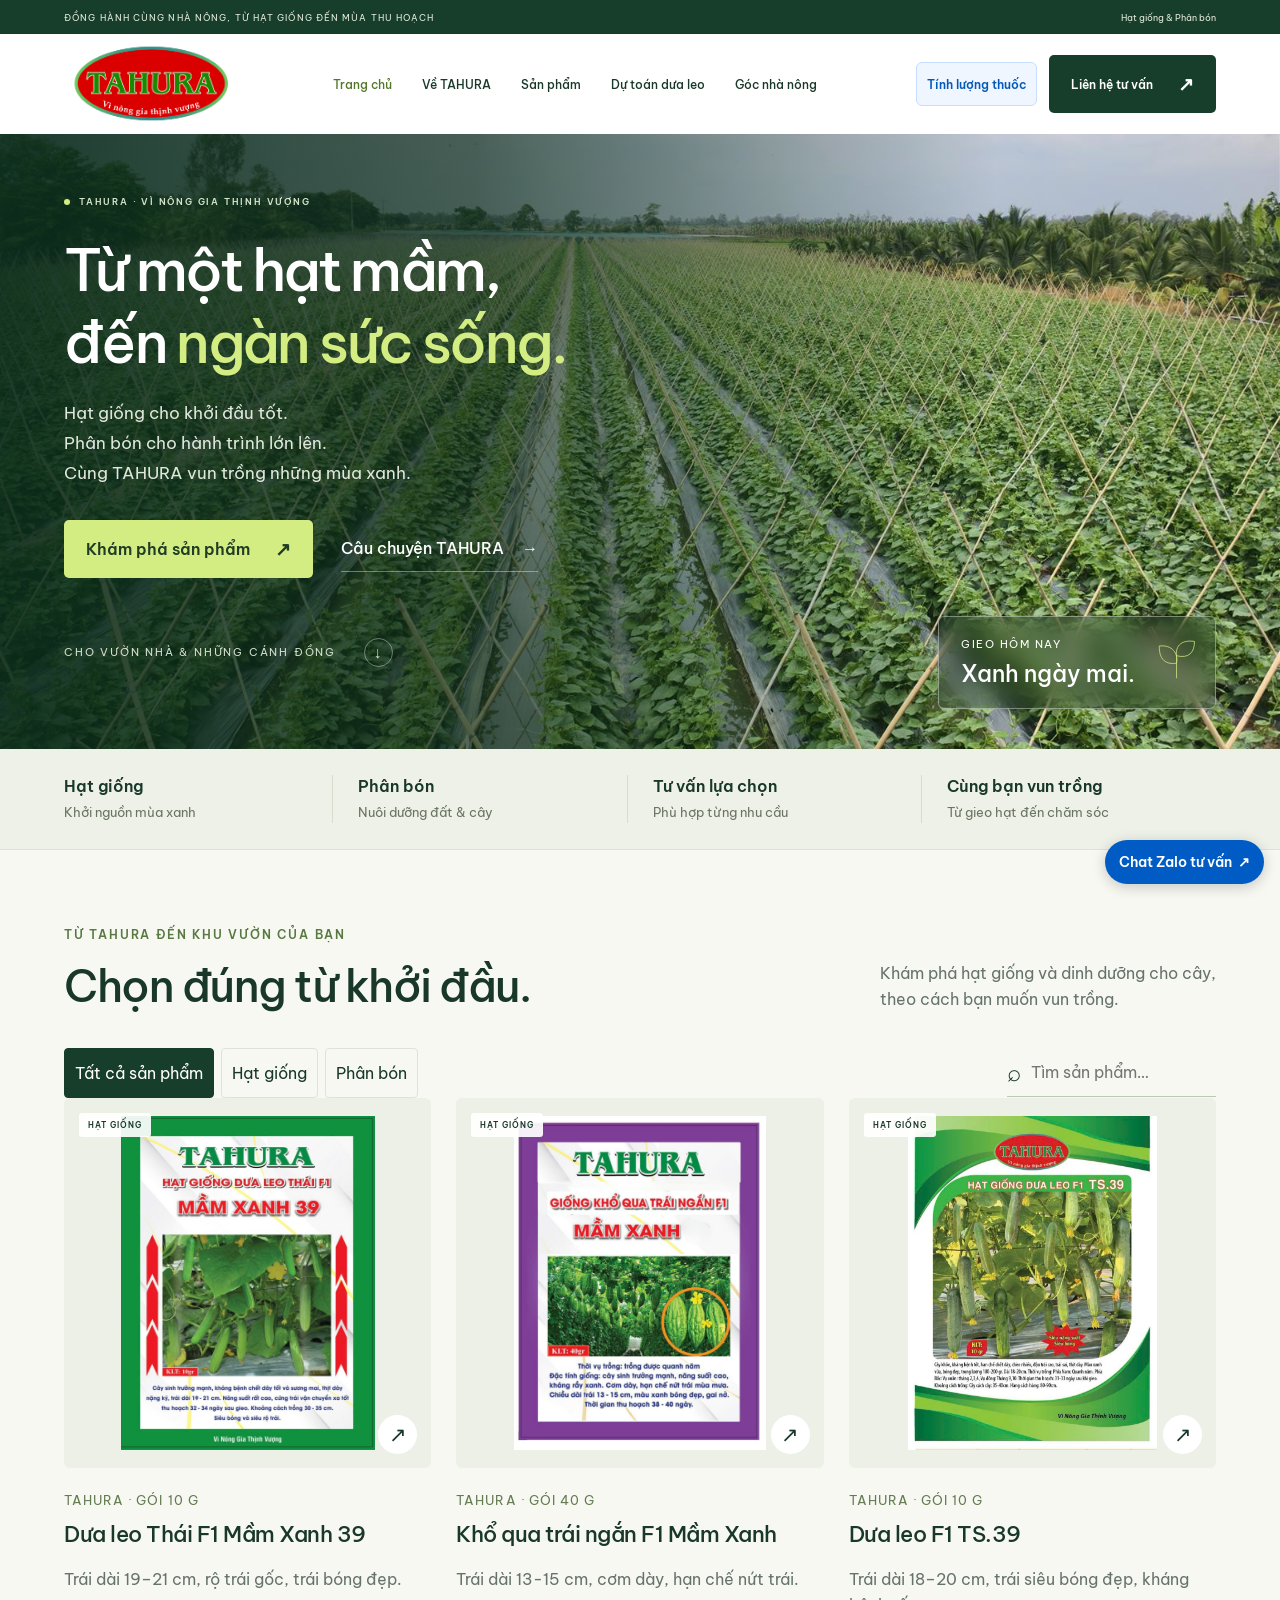
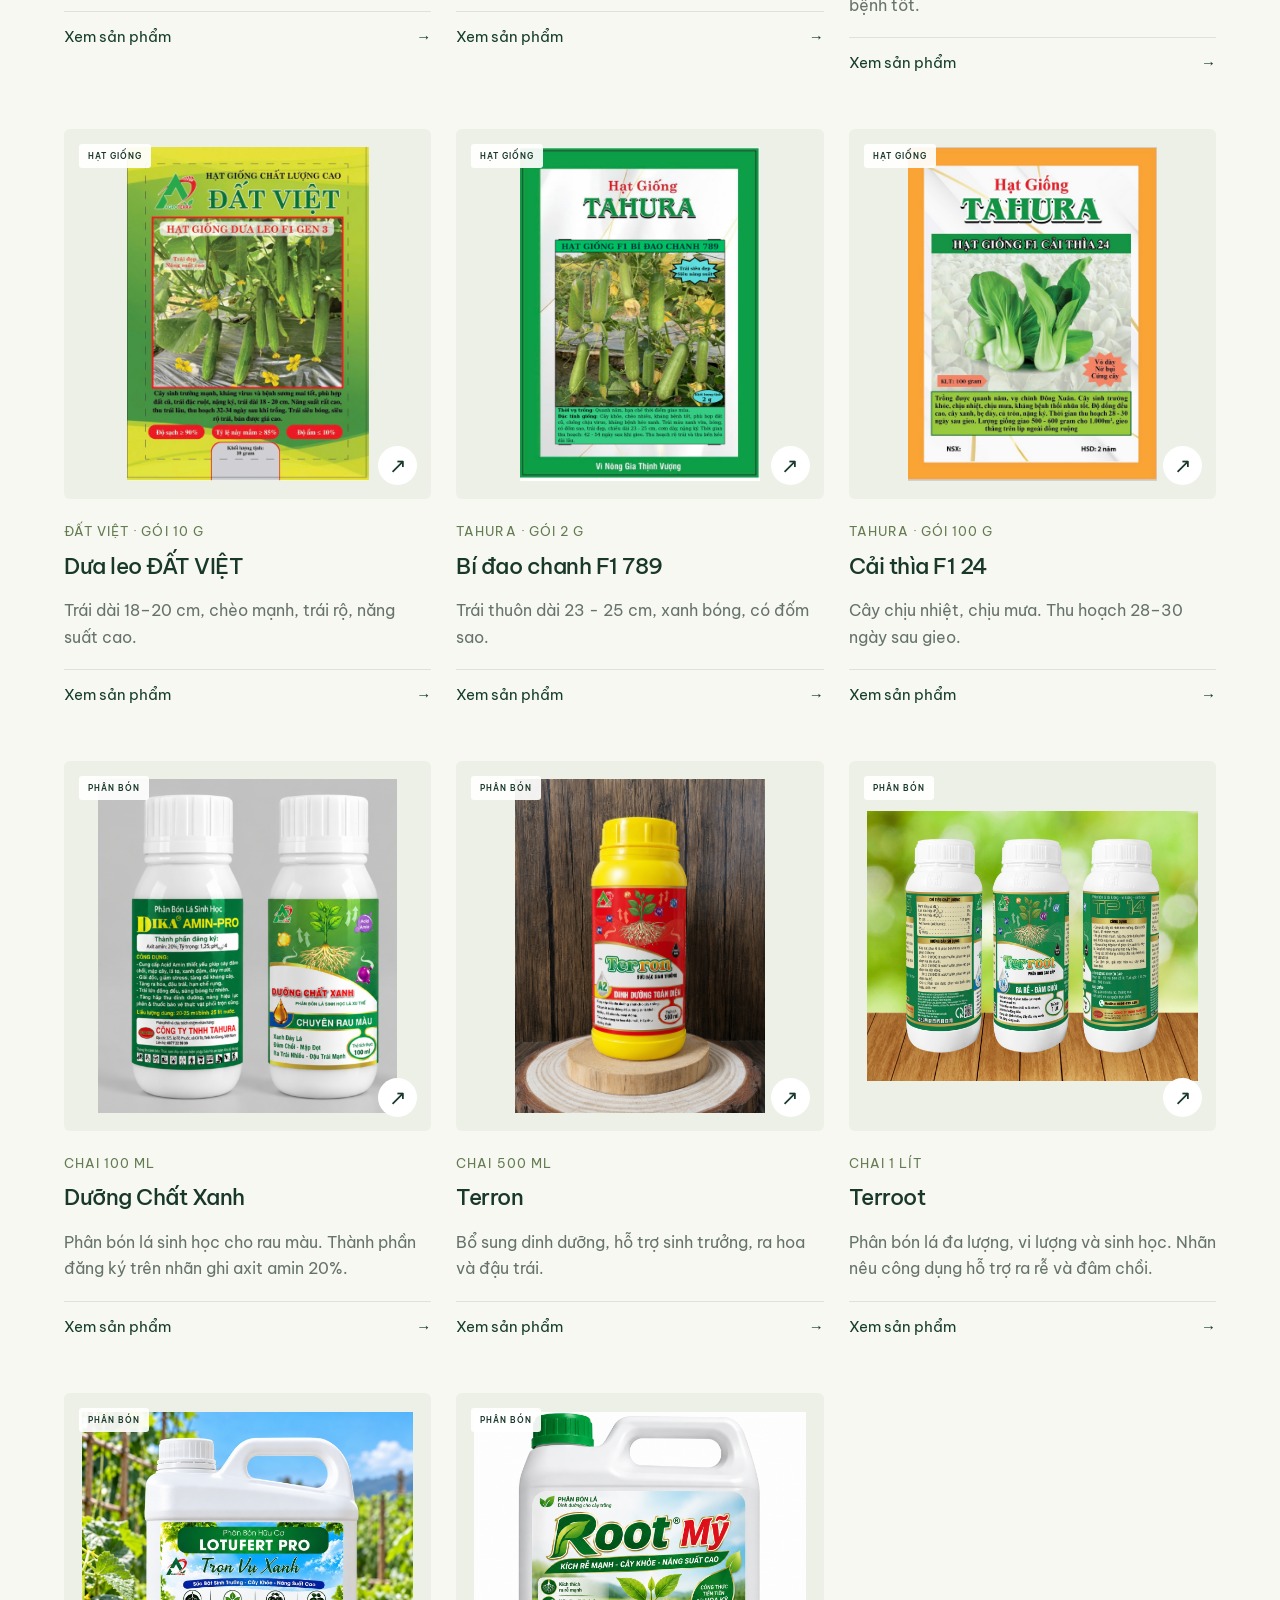
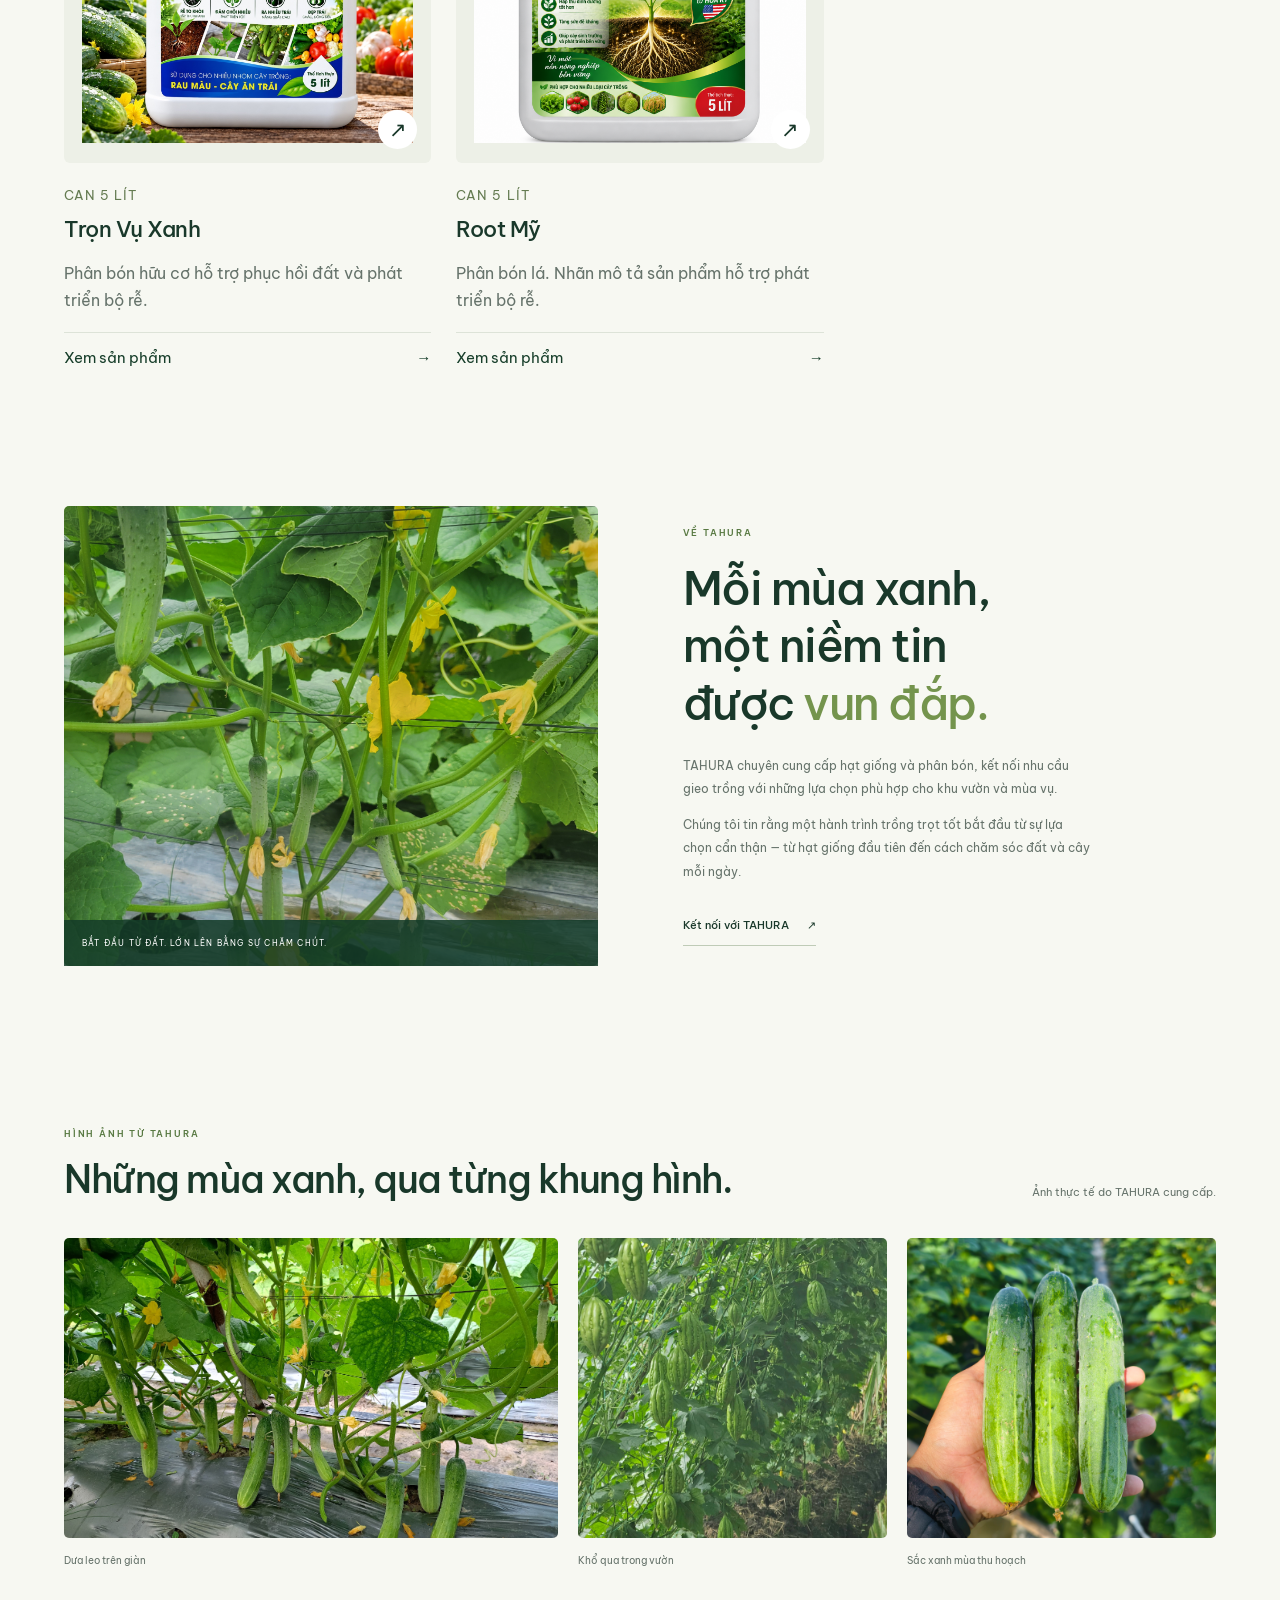
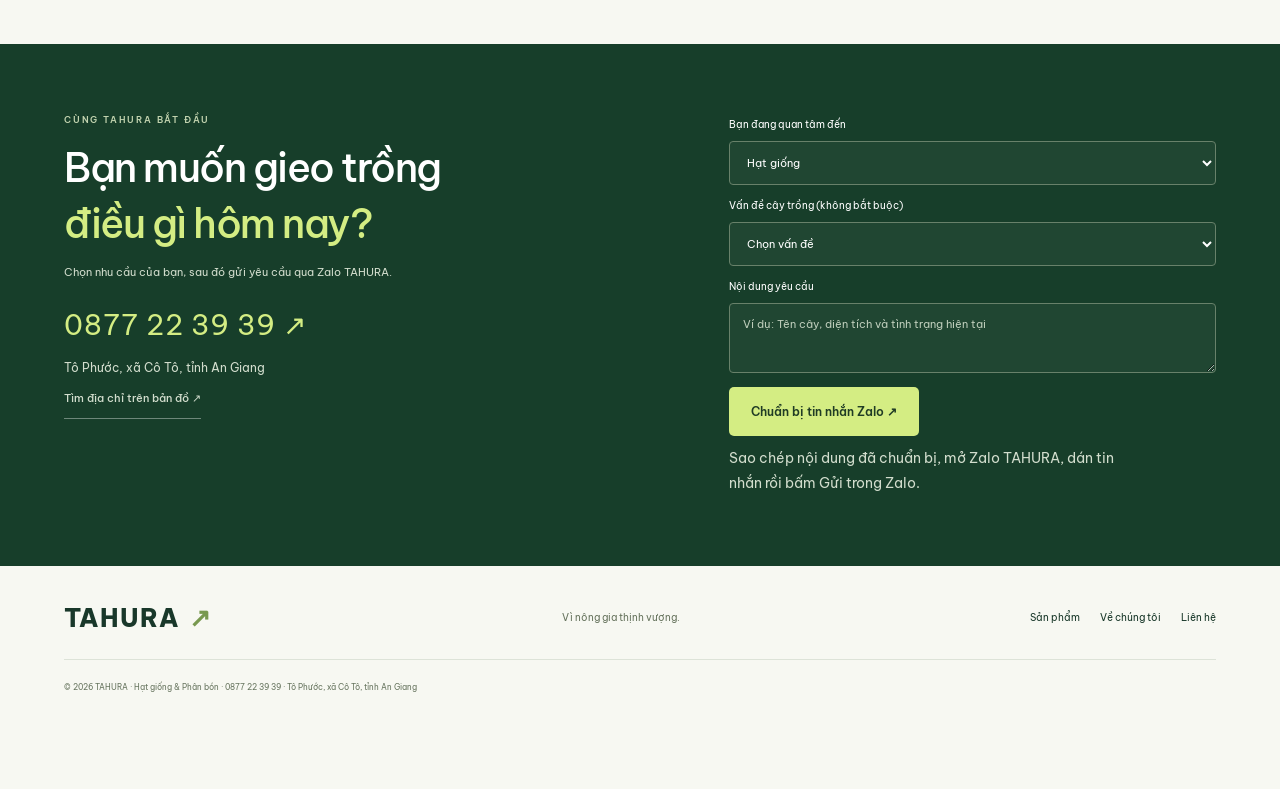
<file: index.html>
<!doctype html>
<html lang="vi">
<head><meta charset="utf-8"><meta name="viewport" content="width=device-width,initial-scale=1"><meta name="description" content="TAHURA — Hạt giống và phân bón. Khám phá giải pháp cho khu vườn và mùa vụ của bạn."><title>TAHURA – Hạt giống &amp; Phân bón</title><link rel="icon" type="image/png" sizes="64x64" href="assets/favicon.png"><link rel="stylesheet" href="styles.css?v=chuyen-anh-san-pham"><script src="app.js?v=goc-nha-nong" defer></script><meta name="google-site-verification" content="KvTGWj1U2gdOpnxj12AO7X1RLxPlseYbXapTk5F9UB8" /></head>
<body>
<div class="topbar">ĐỒNG HÀNH CÙNG NHÀ NÔNG, TỪ HẠT GIỐNG ĐẾN MÙA THU HOẠCH <span>Hạt giống & Phân bón</span></div>
<header><div class="header-brand"><a class="brand" href="#" aria-label="TAHURA trang chủ"><span class="logo-window"><img src="assets/tahura-logo.png" alt="TAHURA — Vì nông gia thịnh vượng"></span></a></div><nav aria-label="Điều hướng chính"><a href="#" class="active">Trang chủ</a><a href="gioi-thieu.html">Về TAHURA</a><a href="#san-pham">Sản phẩm</a><a href="du-toan-dua-leo.html">Dự toán dưa leo</a><a href="goc-nha-nong.html">Góc nhà nông</a></nav><div class="header-actions"><a class="header-zalo" href="tinh-lieu-phun.html">Tính lượng thuốc</a><a href="#lien-he" class="button header-cta">Liên hệ tư vấn <span>↗</span></a><button class="menu" aria-label="Mở menu" aria-expanded="false">☰</button></div></header>
<main>
<section class="hero"><div class="hero-photo" role="img" aria-label="Ruộng dưa leo trong ảnh thực tế do TAHURA cung cấp"></div><div class="hero-content"><div class="eyebrow"><span></span> TAHURA · VÌ NÔNG GIA THỊNH VƯỢNG</div><h1>Từ một hạt mầm,<br>đến <em>ngàn sức sống.</em></h1><p>Hạt giống cho khởi đầu tốt.<br>Phân bón cho hành trình lớn lên.<br>Cùng TAHURA vun trồng những mùa xanh.</p><div class="hero-actions"><a class="button lime" href="#san-pham">Khám phá sản phẩm <span>↗</span></a><a class="text-link" href="gioi-thieu.html">Câu chuyện TAHURA <span>→</span></a></div><div class="hero-bottom"><span>CHO VƯỜN NHÀ & NHỮNG CÁNH ĐỒNG</span><a href="#san-pham" aria-label="Cuộn tới sản phẩm">↓</a></div></div><div class="photo-label"><span>GIEO HÔM NAY</span><strong>Xanh ngày mai.</strong><svg viewBox="0 0 60 60" aria-hidden="true"><path d="M30 55V24M30 35C8 38 7 20 7 12c17-2 26 10 23 23Zm0-10C28 7 43 4 54 6c0 15-8 23-24 19Z"/></svg></div></section>
<div class="benefits"><div><p>Hạt giống<small>Khởi nguồn mùa xanh</small></p></div><div><p>Phân bón<small>Nuôi dưỡng đất & cây</small></p></div><div><p>Tư vấn lựa chọn<small>Phù hợp từng nhu cầu</small></p></div><div><p>Cùng bạn vun trồng<small>Từ gieo hạt đến chăm sóc</small></p></div></div>
<section id="san-pham" class="section products"><div class="section-heading"><div><div class="eyebrow green">TỪ TAHURA ĐẾN KHU VƯỜN CỦA BẠN</div><h2>Chọn đúng từ khởi đầu.</h2></div><p>Khám phá hạt giống và dinh dưỡng cho cây,<br>theo cách bạn muốn vun trồng.</p></div><div class="catalog-toolbar"><div class="tabs" role="group" aria-label="Lọc danh mục"><button class="selected" data-filter="all">Tất cả sản phẩm</button><button data-filter="seed">Hạt giống</button><button data-filter="fertilizer">Phân bón</button></div><label class="search"><span aria-hidden="true">⌕</span><input type="search" placeholder="Tìm sản phẩm…" aria-label="Tìm sản phẩm"></label></div><div class="product-grid">
<article class="product" data-category="seed" data-name="Hạt giống Dưa leo Thái F1 Mầm Xanh 39 TAHURA">
  <div class="product-image package-photo"><span class="tag">HẠT GIỐNG</span>
    <img src="assets/mam-xanh-39.jpg" alt="Bao bì hạt giống Dưa leo Thái F1 Mầm Xanh 39 của TAHURA" loading="lazy">
    <button class="round" data-product="Dưa leo Thái F1 Mầm Xanh 39" aria-label="Xem Dưa leo Thái F1 Mầm Xanh 39">↗</button>
  </div>
  <div class="product-info"><small>TAHURA · GÓI 10 G</small><h3>Dưa leo Thái F1 Mầm Xanh 39</h3>
    <p>Trái dài 19–21 cm, rộ trái gốc, trái bóng đẹp.</p>
    <button class="details" data-product="Dưa leo Thái F1 Mầm Xanh 39">Xem sản phẩm <span>→</span></button>
  </div>
</article>
<article class="product" data-category="seed" data-name="Khổ qua trái ngắn F1 Mầm Xanh TAHURA · GÓI 40 G"><div class="product-image package-photo"><span class="tag">HẠT GIỐNG</span><img src="assets/mam-xanh.png" alt="Hạt giống khổ qua trái ngắn F1 Mầm Xanh, bao bì TAHURA" loading="lazy"><button class="round" data-product="Khổ qua trái ngắn F1 Mầm Xanh" aria-label="Xem Khổ qua trái ngắn F1 Mầm Xanh">↗</button></div><div class="product-info"><small>TAHURA · GÓI 40 G</small><h3>Khổ qua trái ngắn F1 Mầm Xanh</h3><p>Trái dài 13-15 cm, cơm dày, hạn chế nứt trái.</p><button class="details" data-product="Khổ qua trái ngắn F1 Mầm Xanh">Xem sản phẩm <span>→</span></button></div></article>
<article class="product" data-category="seed" data-name="Dưa leo F1 TS.39 TAHURA · GÓI 10 G"><div class="product-image package-photo"><span class="tag">HẠT GIỐNG</span><img src="assets/ts39.jpg" alt="Hạt giống dưa leo F1 TS.39, bao bì TAHURA" loading="lazy"><button class="round" data-product="Dưa leo F1 TS.39" aria-label="Xem Dưa leo F1 TS.39">↗</button></div><div class="product-info"><small>TAHURA · GÓI 10 G</small><h3>Dưa leo F1 TS.39</h3><p>Trái dài 18–20 cm, trái siêu bóng đẹp, kháng bệnh tốt.</p><button class="details" data-product="Dưa leo F1 TS.39">Xem sản phẩm <span>→</span></button></div></article>
<article class="product" data-category="seed" data-name="Dưa leo ĐẤT VIỆT · GÓI 10 G"><div class="product-image package-photo"><span class="tag">HẠT GIỐNG</span><img src="assets/gen3.jpg" alt="Bao bì hạt giống Dưa leo ĐẤT VIỆT (F1 GEN 3)" loading="lazy"><button class="round" data-product="Dưa leo ĐẤT VIỆT" aria-label="Xem Dưa leo ĐẤT VIỆT">↗</button></div><div class="product-info"><small>ĐẤT VIỆT · GÓI 10 G</small><h3>Dưa leo ĐẤT VIỆT</h3><p>Trái dài 18–20 cm, chèo mạnh, trái rộ, năng suất cao.</p><button class="details" data-product="Dưa leo ĐẤT VIỆT">Xem sản phẩm <span>→</span></button></div></article><article class="product" data-category="seed" data-name="Hạt giống Bí đao chanh F1 789 TAHURA">
  <div class="product-image package-photo"><span class="tag">HẠT GIỐNG</span>
    <img src="assets/bi-dao-789.png" alt="Bao bì hạt giống Bí đao chanh F1 789 của TAHURA" loading="lazy">
    <button class="round" data-product="Bí đao chanh F1 789" aria-label="Xem Bí đao chanh F1 789">↗</button>
  </div>
  <div class="product-info"><small>TAHURA · GÓI 2 G</small><h3>Bí đao chanh F1 789</h3>
    <p>Trái thuôn dài 23 - 25 cm, xanh bóng, có đốm sao.</p>
    <button class="details" data-product="Bí đao chanh F1 789">Xem sản phẩm <span>→</span></button>
  </div>
</article>
<article class="product" data-category="seed" data-name="Hạt giống Cải thìa F1 24 TAHURA">
  <div class="product-image package-photo"><span class="tag">HẠT GIỐNG</span>
    <img src="assets/cai-thia-f1-24.jpg" alt="Bao bì hạt giống Cải thìa F1 24 của TAHURA" loading="lazy">
    <button class="round" data-product="Cải thìa F1 24" aria-label="Xem Cải thìa F1 24">↗</button>
  </div>
  <div class="product-info"><small>TAHURA · GÓI 100 G</small><h3>Cải thìa F1 24</h3>
    <p>Cây chịu nhiệt, chịu mưa. Thu hoạch 28–30 ngày sau gieo.</p>
    <button class="details" data-product="Cải thìa F1 24">Xem sản phẩm <span>→</span></button>
  </div>
</article>
<article class="product" data-category="fertilizer" data-name="Phân bón Dưỡng Chất Xanh"><div class="product-image package-photo"><span class="tag">PHÂN BÓN</span><img src="assets/duong-chat-xanh.png" alt="Bao bì Dưỡng Chất Xanh" loading="lazy"><button class="round" data-product="Dưỡng Chất Xanh" aria-label="Xem Dưỡng Chất Xanh">↗</button></div><div class="product-info"><small>CHAI 100 ML</small><h3>Dưỡng Chất Xanh</h3><p>Phân bón lá sinh học cho rau màu. Thành phần đăng ký trên nhãn ghi axit amin 20%.</p><button class="details" data-product="Dưỡng Chất Xanh">Xem sản phẩm <span>→</span></button></div></article>
<article class="product" data-category="fertilizer" data-name="Phân bón Terron"><div class="product-image package-photo"><span class="tag">PHÂN BÓN</span><img src="assets/terron-a2.png" alt="Bao bì Terron" loading="lazy"><button class="round" data-product="Terron" aria-label="Xem Terron">↗</button></div><div class="product-info"><small>CHAI 500 ML</small><h3>Terron</h3><p>Bổ sung dinh dưỡng, hỗ trợ sinh trưởng, ra hoa và đậu trái.</p><button class="details" data-product="Terron">Xem sản phẩm <span>→</span></button></div></article>
<article class="product" data-category="fertilizer" data-name="Phân bón Terroot"><div class="product-image package-photo"><span class="tag">PHÂN BÓN</span><img src="assets/terroot-tp14.jpg" alt="Bao bì Terroot" loading="lazy"><button class="round" data-product="Terroot" aria-label="Xem Terroot">↗</button></div><div class="product-info"><small>CHAI 1 LÍT</small><h3>Terroot</h3><p>Phân bón lá đa lượng, vi lượng và sinh học. Nhãn nêu công dụng hỗ trợ ra rễ và đâm chồi.</p><button class="details" data-product="Terroot">Xem sản phẩm <span>→</span></button></div></article>
<article class="product" data-category="fertilizer" data-name="Phân bón Trọn Vụ Xanh"><div class="product-image package-photo"><span class="tag">PHÂN BÓN</span><img src="assets/tron-vu-xanh.jpg" alt="Bao bì Trọn Vụ Xanh" loading="lazy"><button class="round" data-product="Trọn Vụ Xanh" aria-label="Xem Trọn Vụ Xanh">↗</button></div><div class="product-info"><small>CAN 5 LÍT</small><h3>Trọn Vụ Xanh</h3><p>Phân bón hữu cơ hỗ trợ phục hồi đất và phát triển bộ rễ.</p><button class="details" data-product="Trọn Vụ Xanh">Xem sản phẩm <span>→</span></button></div></article>
<article class="product" data-category="fertilizer" data-name="Phân bón Root Mỹ"><div class="product-image package-photo"><span class="tag">PHÂN BÓN</span><img src="assets/root-my.png" alt="Bao bì Root Mỹ" loading="lazy"><button class="round" data-product="Root Mỹ" aria-label="Xem Root Mỹ">↗</button></div><div class="product-info"><small>CAN 5 LÍT</small><h3>Root Mỹ</h3><p>Phân bón lá. Nhãn mô tả sản phẩm hỗ trợ phát triển bộ rễ.</p><button class="details" data-product="Root Mỹ">Xem sản phẩm <span>→</span></button></div></article>
</div><p id="no-results" hidden>Chưa có sản phẩm phù hợp trong danh mục hiện tại. Để được tư vấn phân bón hoặc sản phẩm khác, gọi 0877 22 39 39.</p></section>
<section class="story section" id="ve-tahura"><div class="story-visual"><img src="assets/cucumber-field.jpg" alt="Giàn dưa leo — ảnh do TAHURA cung cấp" loading="lazy"><span class="image-caption">BẮT ĐẦU TỪ ĐẤT. LỚN LÊN BẰNG SỰ CHĂM CHÚT.</span></div><div class="story-copy"><div class="eyebrow green">VỀ TAHURA</div><h2>Mỗi mùa xanh,<br>một niềm tin<br>được <em>vun đắp.</em></h2><p>TAHURA chuyên cung cấp hạt giống và phân bón, kết nối nhu cầu gieo trồng với những lựa chọn phù hợp cho khu vườn và mùa vụ.</p><p>Chúng tôi tin rằng một hành trình trồng trọt tốt bắt đầu từ sự lựa chọn cẩn thận — từ hạt giống đầu tiên đến cách chăm sóc đất và cây mỗi ngày.</p><a class="text-link dark" href="#lien-he">Kết nối với TAHURA <span>↗</span></a></div>
</section>

<section class="section field-gallery"><div class="section-heading"><div><div class="eyebrow green">HÌNH ẢNH TỪ TAHURA</div><h2>Những mùa xanh, qua từng khung hình.</h2></div><p>Ảnh thực tế do TAHURA cung cấp.</p></div><div class="gallery-grid"><figure><img src="assets/hero-tahura.jpg" alt="Giàn dưa leo đang mang trái" loading="lazy"><figcaption>Dưa leo trên giàn</figcaption></figure><figure><img src="assets/bitter-melon.jpg" alt="Khổ qua trên giàn trồng" loading="lazy"><figcaption>Khổ qua trong vườn</figcaption></figure><figure><img src="assets/harvest.jpg" alt="Dưa leo sau khi hái" loading="lazy"><figcaption>Sắc xanh mùa thu hoạch</figcaption></figure></div></section>
<section id="lien-he" class="contact section"><div><div class="eyebrow">CÙNG TAHURA BẮT ĐẦU</div><h2>Bạn muốn gieo trồng<br><em>điều gì hôm nay?</em></h2><p>Chọn nhu cầu của bạn, sau đó gửi yêu cầu qua Zalo TAHURA.</p><span class="contact-note"><a class="contact-phone" href="tel:0877223939">0877 22 39 39 ↗</a><address>Tô Phước, xã Cô Tô, tỉnh An Giang</address><a class="text-link" href="https://www.google.com/maps/search/?api=1&amp;query=T%C3%B4%20Ph%C6%B0%E1%BB%9Bc%2C%20x%C3%A3%20C%C3%B4%20T%C3%B4%2C%20t%E1%BB%89nh%20An%20Giang" target="_blank" rel="noopener noreferrer">Tìm địa chỉ trên bản đồ ↗</a></span></div><form id="contact-form">
  <label for="interest">Bạn đang quan tâm đến</label>
  <select id="interest"><option>Hạt giống</option><option>Phân bón</option><option>Cả hạt giống và phân bón</option><option>Tư vấn cây trồng</option><option>Đăng ký đại lý</option></select>
  <label for="crop-issue">Vấn đề cây trồng (không bắt buộc)</label>
  <select id="crop-issue"><option value="">Chọn vấn đề</option><option>Hạt khó nảy mầm</option><option>Cây chậm lớn hoặc vàng lá</option><option>Sâu bệnh</option><option>Ra hoa hoặc đậu trái kém</option><option>Dinh dưỡng và bón phân</option><option>Vấn đề khác</option></select>
  <label for="message">Nội dung yêu cầu</label>
  <textarea id="message" rows="3" placeholder="Ví dụ: Tên cây, diện tích và tình trạng hiện tại" required></textarea>
  <button class="button lime" type="submit" aria-describedby="form-status">Chuẩn bị tin nhắn Zalo ↗</button>
  <p id="form-status" role="status">Sao chép nội dung đã chuẩn bị, mở Zalo TAHURA, dán tin nhắn rồi bấm Gửi trong Zalo.</p>
</form></section>
</main><footer><a class="brand footer-brand" href="#">TAHURA<span class="footer-sprout">↗</span></a><p>Vì nông gia thịnh vượng.</p><div><a href="#san-pham">Sản phẩm</a><a href="gioi-thieu.html">Về chúng tôi</a><a href="#lien-he">Liên hệ</a></div><small>© 2026 TAHURA · Hạt giống & Phân bón · <a href="tel:0877223939">0877 22 39 39</a> · Tô Phước, xã Cô Tô, tỉnh An Giang</small></footer>
<dialog id="detail-dialog"><button class="close-dialog" aria-label="Đóng">×</button><div class="eyebrow green" id="dialog-label">TAHURA</div><h2 id="dialog-title"></h2><div id="dialog-content"></div></dialog>
<dialog id="product-photo-dialog" aria-label="Ảnh thực tế sản phẩm">
  <form method="dialog"><button class="close-dialog" aria-label="Đóng ảnh" autofocus>×</button></form>
  <img alt="">
  <div class="photo-navigation" hidden>
    <button type="button" data-photo-step="-1" aria-label="Ảnh trước">←</button>
    <span role="status" aria-atomic="true"></span>
    <button type="button" data-photo-step="1" aria-label="Ảnh sau">→</button>
  </div>
</dialog>
<template id="mam-xanh-39-gallery"><h3>Ảnh vườn Mầm Xanh 39</h3><div class="product-gallery"><a href="assets/mam-xanh-39-vuon-1.jpg" target="_blank" rel="noopener"><img src="assets/mam-xanh-39-vuon-1.jpg" alt="Dưa leo trên giàn tre" loading="lazy"></a><a href="assets/mam-xanh-39-vuon-2.jpg" target="_blank" rel="noopener"><img src="assets/mam-xanh-39-vuon-2.jpg" alt="Luống dưa leo non" loading="lazy"></a><a href="assets/mam-xanh-39-vuon-3.jpg" target="_blank" rel="noopener"><img src="assets/mam-xanh-39-vuon-3.jpg" alt="Hoa và trái dưa leo trên giàn" loading="lazy"></a><a href="assets/hero-tahura.jpg" target="_blank" rel="noopener"><img src="assets/hero-tahura.jpg" alt="Giàn dưa leo đang mang trái" loading="lazy"></a><a href="assets/mam-xanh-39-vuon-5.jpg" target="_blank" rel="noopener"><img src="assets/mam-xanh-39-vuon-5.jpg" alt="Dưa leo dưới tán lá" loading="lazy"></a><a href="assets/mam-xanh-39-vuon-6.png" target="_blank" rel="noopener"><img src="assets/mam-xanh-39-vuon-6.png" alt="Trái dưa leo và hoa vàng" loading="lazy"></a></div></template>
<template id="kho-qua-gallery"><h3>Ảnh vườn và thu hoạch khổ qua</h3><div class="product-gallery"><a href="assets/kho-qua-vuon-1.jpg" target="_blank" rel="noopener"><img src="assets/kho-qua-vuon-1.jpg" alt="Khổ qua trên giàn, ảnh 1" loading="lazy"></a><a href="assets/kho-qua-vuon-2.jpg" target="_blank" rel="noopener"><img src="assets/kho-qua-vuon-2.jpg" alt="Khổ qua trên giàn, ảnh 2" loading="lazy"></a><a href="assets/bitter-melon.jpg" target="_blank" rel="noopener"><img src="assets/bitter-melon.jpg" alt="Khổ qua trên giàn, ảnh 3" loading="lazy"></a><a href="assets/kho-qua-vuon-3.jpg" target="_blank" rel="noopener"><img src="assets/kho-qua-vuon-3.jpg" alt="Khổ qua trên giàn, ảnh 4" loading="lazy"></a><a href="assets/kho-qua-vuon-4.jpg" target="_blank" rel="noopener"><img src="assets/kho-qua-vuon-4.jpg" alt="Khổ qua trên giàn, ảnh 5" loading="lazy"></a><a href="assets/kho-qua-vuon-5.jpg" target="_blank" rel="noopener"><img src="assets/kho-qua-vuon-5.jpg" alt="Khổ qua trên giàn, ảnh 6" loading="lazy"></a><a href="assets/kho-qua-vuon-6.jpg" target="_blank" rel="noopener"><img src="assets/kho-qua-vuon-6.jpg" alt="Khổ qua trên giàn, ảnh 7" loading="lazy"></a><a href="assets/kho-qua-vuon-7.jpg" target="_blank" rel="noopener"><img src="assets/kho-qua-vuon-7.jpg" alt="Khổ qua trên giàn, ảnh 8" loading="lazy"></a><a href="assets/kho-qua-vuon-8.jpg" target="_blank" rel="noopener"><img src="assets/kho-qua-vuon-8.jpg" alt="Khổ qua trên giàn, ảnh 9" loading="lazy"></a><a href="assets/kho-qua-vuon-9.jpg" target="_blank" rel="noopener"><img src="assets/kho-qua-vuon-9.jpg" alt="Khổ qua trên giàn, ảnh 10" loading="lazy"></a><a href="assets/kho-qua-vuon-10.jpg" target="_blank" rel="noopener"><img src="assets/kho-qua-vuon-10.jpg" alt="Khổ qua trên giàn, ảnh 11" loading="lazy"></a><a href="assets/kho-qua-vuon-11.jpg" target="_blank" rel="noopener"><img src="assets/kho-qua-vuon-11.jpg" alt="Khổ qua sau thu hoạch" loading="lazy"></a></div></template>
<template id="ts39-gallery">
  <h3>Ảnh vườn và thu hoạch dưa leo TS.39</h3>
  <div class="product-gallery">
  <a href="assets/ts39-vuon-1.jpg" target="_blank" rel="noopener"><img src="assets/ts39-vuon-1.jpg" alt="Dưa leo TS.39 sau thu hoạch" loading="lazy"></a>
  <a href="assets/ts39-vuon-2.png" target="_blank" rel="noopener"><img src="assets/ts39-vuon-2.png" alt="Trái dưa leo TS.39 trên giàn, ảnh 2" loading="lazy"></a>
  <a href="assets/ts39-vuon-3.jpg" target="_blank" rel="noopener"><img src="assets/ts39-vuon-3.jpg" alt="Trái dưa leo TS.39 trên giàn, ảnh 3" loading="lazy"></a>
  <a href="assets/ts39-vuon-4.jpg" target="_blank" rel="noopener"><img src="assets/ts39-vuon-4.jpg" alt="Luống dưa leo TS.39, ảnh 4" loading="lazy"></a>
  <a href="assets/ts39-vuon-5.jpg" target="_blank" rel="noopener"><img src="assets/ts39-vuon-5.jpg" alt="Luống dưa leo TS.39, ảnh 5" loading="lazy"></a>
  <a href="assets/ts39-vuon-6.jpg" target="_blank" rel="noopener"><img src="assets/ts39-vuon-6.jpg" alt="Luống dưa leo TS.39, ảnh 6" loading="lazy"></a>
  <a href="assets/ts39-vuon-7.jpg" target="_blank" rel="noopener"><img src="assets/ts39-vuon-7.jpg" alt="Trái dưa leo TS.39 trên giàn, ảnh 7" loading="lazy"></a>
  <a href="assets/ts39-vuon-8.jpg" target="_blank" rel="noopener"><img src="assets/ts39-vuon-8.jpg" alt="Trái dưa leo TS.39 trên giàn, ảnh 8" loading="lazy"></a>
  <a href="assets/ts39-vuon-9.jpg" target="_blank" rel="noopener"><img src="assets/ts39-vuon-9.jpg" alt="Trái dưa leo TS.39 trên giàn, ảnh 9" loading="lazy"></a>
  <a href="assets/ts39-vuon-10.png" target="_blank" rel="noopener"><img src="assets/ts39-vuon-10.png" alt="Trái dưa leo TS.39 trên giàn, ảnh 10" loading="lazy"></a>
  </div>
</template>
<template id="gen3-gallery">
  <h3>Ảnh vườn và thu hoạch Dưa leo ĐẤT VIỆT</h3>
  <div class="product-gallery">
    <a href="assets/gen3-thu-hoach.png" target="_blank" rel="noopener"><img src="assets/gen3-thu-hoach.png" alt="Dưa leo đã thu hoạch xếp cạnh nhau" loading="lazy"></a>
    <a href="assets/gen3-trai-va-hoa.jpg" target="_blank" rel="noopener"><img src="assets/gen3-trai-va-hoa.jpg" alt="Dưa leo và hoa vàng trên lá" loading="lazy"></a>
    <a href="assets/gen3-trai-non.jpg" target="_blank" rel="noopener"><img src="assets/gen3-trai-non.jpg" alt="Cận cảnh trái dưa leo non còn hoa" loading="lazy"></a>
    <a href="assets/gen3-luong-trong.jpg" target="_blank" rel="noopener"><img src="assets/gen3-luong-trong.jpg" alt="Hai hàng dưa leo non trên luống" loading="lazy"></a>
    <a href="assets/gen3-tren-gian.jpg" target="_blank" rel="noopener"><img src="assets/gen3-tren-gian.jpg" alt="Trái dưa leo trên giàn dưới nắng" loading="lazy"></a>
    <a href="assets/harvest.jpg" target="_blank" rel="noopener"><img src="assets/harvest.jpg" alt="Ba trái dưa leo vừa hái trên tay" loading="lazy"></a>
  </div>
</template>
<template id="cai-thia-24-gallery">
  <h3>Ảnh thực tế Cải thìa F1 24</h3>
  <div class="product-gallery">
    <a href="assets/cai-thia-24-vuon-1.jpg" target="_blank" rel="noopener"><img src="assets/cai-thia-24-vuon-1.jpg" alt="Cây cải thìa còn nguyên rễ" loading="lazy"></a>
    <a href="assets/cai-thia-24-vuon-2.jpg" target="_blank" rel="noopener"><img src="assets/cai-thia-24-vuon-2.jpg" alt="Tán lá cải thìa dưới nắng" loading="lazy"></a>
    <a href="assets/cai-thia-24-vuon-3.jpg" target="_blank" rel="noopener"><img src="assets/cai-thia-24-vuon-3.jpg" alt="Cận cảnh luống cải thìa" loading="lazy"></a>
    <a href="assets/cai-thia-24-vuon-4.jpg" target="_blank" rel="noopener"><img src="assets/cai-thia-24-vuon-4.jpg" alt="Toàn cảnh ruộng cải thìa" loading="lazy"></a>
    <a href="assets/cai-thia-24-vuon-5.jpg" target="_blank" rel="noopener"><img src="assets/cai-thia-24-vuon-5.jpg" alt="Mặt cắt bẹ cải thìa sau thu hoạch" loading="lazy"></a>
    <a href="assets/cai-thia-24-vuon-6.jpg" target="_blank" rel="noopener"><img src="assets/cai-thia-24-vuon-6.jpg" alt="Cải thìa cắt đôi trong giỏ" loading="lazy"></a>
    <a href="assets/cai-thia-24-vuon-7.jpg" target="_blank" rel="noopener"><img src="assets/cai-thia-24-vuon-7.jpg" alt="Hai cây cải thìa cầm trên tay" loading="lazy"></a>
    <a href="assets/cai-thia-24-vuon-8.jpg" target="_blank" rel="noopener"><img src="assets/cai-thia-24-vuon-8.jpg" alt="Lá cải thìa trên luống" loading="lazy"></a>
    <a href="assets/cai-thia-24-vuon-9.jpg" target="_blank" rel="noopener"><img src="assets/cai-thia-24-vuon-9.jpg" alt="Một cây cải thìa trước ruộng" loading="lazy"></a>
  </div>
</template>
<template id="bi-dao-789-gallery">
  <h3>Ảnh vườn bí đao chanh F1 789</h3>
  <div class="product-gallery">
    <a href="assets/bi-dao-789-vuon-1.jpg" target="_blank" rel="noopener"><img src="assets/bi-dao-789-vuon-1.jpg" alt="Hai trái bí đao non còn hoa vàng" loading="lazy"></a>
    <a href="assets/bi-dao-789-vuon-2.jpg" target="_blank" rel="noopener"><img src="assets/bi-dao-789-vuon-2.jpg" alt="Hai trái bí đao xanh treo trên giàn" loading="lazy"></a>
    <a href="assets/bi-dao-789-vuon-3.jpg" target="_blank" rel="noopener"><img src="assets/bi-dao-789-vuon-3.jpg" alt="Nhiều trái bí đao dưới tán lá" loading="lazy"></a>
    <a href="assets/bi-dao-789-vuon-4.jpg" target="_blank" rel="noopener"><img src="assets/bi-dao-789-vuon-4.jpg" alt="Ba trái bí đao trên luống phủ màng" loading="lazy"></a>
    <a href="assets/bi-dao-789-vuon-5.jpg" target="_blank" rel="noopener"><img src="assets/bi-dao-789-vuon-5.jpg" alt="Cận cảnh trái bí đao xanh có đốm sáng" loading="lazy"></a>
  </div>
</template>
<aside class="floating-contact" aria-label="Liên hệ nhanh">
  <a class="floating-zalo" href="https://zalo.me/84877223939" target="_blank" rel="noopener noreferrer">Chat Zalo tư vấn <span aria-hidden="true">↗</span></a>
</aside>
</body></html>
</file>
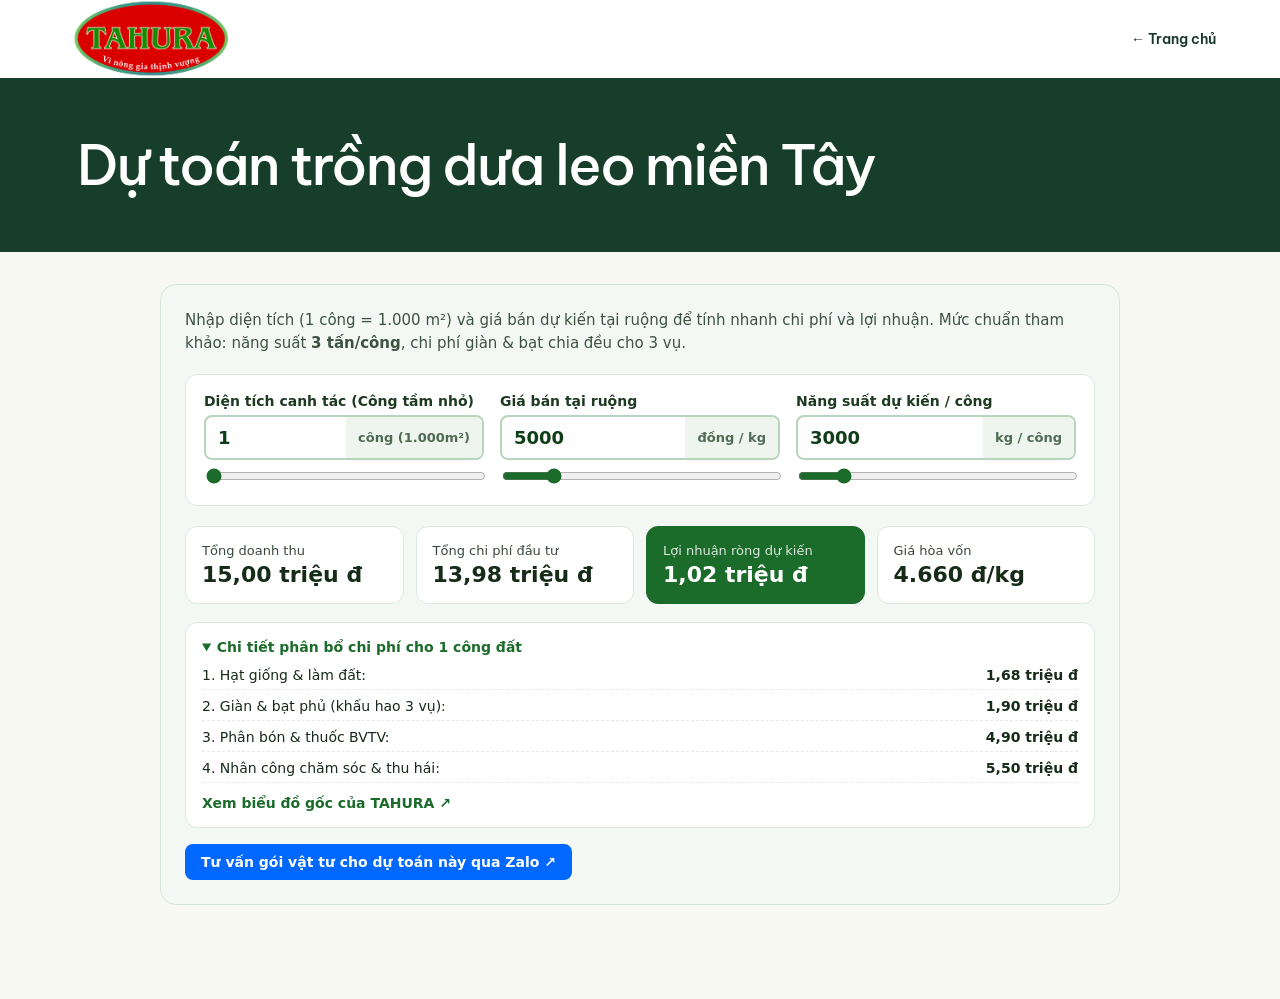
<file: du-toan-dua-leo.html>
<!doctype html>
<html lang="vi">
<head>
  <meta charset="utf-8">
  <meta name="viewport" content="width=device-width, initial-scale=1">
  <meta name="description" content="Tính chi phí, doanh thu, lợi nhuận và giá hòa vốn khi trồng dưa leo tại miền Tây.">
  <title>Dự toán trồng dưa leo miền Tây | TAHURA</title>
  <link rel="stylesheet" href="styles.css?v=ruong-dua-ro-net">
  <style>
    .about-header{height:auto;min-height:78px;gap:8px}
    .about-home{font-weight:600;padding:12px 0}
    .about-banner{background:var(--green);color:white;padding:52px 6%}
    .about-banner h1{max-width:960px;font-size:clamp(32px,5vw,56px);letter-spacing:-.035em;margin:0}
  </style>
  <link rel="stylesheet" href="budget.css">
  <script src="budget.js?v=mac-dinh-5000-3000" defer></script>
</head>
<body>
  <header class="about-header">
    <a class="logo-window" href="./" aria-label="TAHURA trang chủ"><img src="assets/tahura-logo.png" alt="TAHURA"></a>
    <a class="about-home" href="./">← Trang chủ</a>
  </header>
  <main>
    <div class="about-banner"><h1 id="du-toan">Dự toán trồng dưa leo miền Tây</h1></div>
    <section id="du-toan-canh-tac" class="tahura-calc-section" aria-labelledby="du-toan">
      <p class="tahura-calc-desc">
        Nhập diện tích (1 công = 1.000 m²) và giá bán dự kiến tại ruộng để tính nhanh chi phí và lợi nhuận. 
        Mức chuẩn tham khảo: năng suất <strong>3 tấn/công</strong>, chi phí giàn &amp; bạt chia đều cho 3 vụ.
      </p>

      <!-- Khu vực nhập thông số -->
      <div class="calc-controls">
        <div class="control-group">
          <label for="input-cong">Diện tích canh tác (Công tầm nhỏ)</label>
          <div class="input-wrap">
            <input type="number" id="input-cong" value="1" min="0.5" max="100" step="0.5">
            <span>công (1.000m²)</span>
          </div>
          <input type="range" id="range-cong" aria-label="Điều chỉnh diện tích canh tác" class="range-slider" min="1" max="20" step="0.5" value="1">
        </div>

        <div class="control-group">
          <label for="input-gia">Giá bán tại ruộng</label>
          <div class="input-wrap">
            <input type="number" id="input-gia" value="5000" min="1000" max="50000" step="500">
            <span>đồng / kg</span>
          </div>
          <input type="range" id="range-gia" aria-label="Điều chỉnh giá bán tại ruộng" class="range-slider" min="3000" max="15000" step="500" value="5000">
        </div>

        <div class="control-group">
          <label for="input-nangsuat">Năng suất dự kiến / công</label>
          <div class="input-wrap">
            <input type="number" id="input-nangsuat" value="3000" min="1000" max="10000" step="100">
            <span>kg / công</span>
          </div>
          <input type="range" id="range-nangsuat" aria-label="Điều chỉnh năng suất dự kiến" class="range-slider" min="2500" max="6000" step="100" value="3000">
        </div>
      </div>

      <!-- Kết quả tính toán -->
      <dl class="calc-results">
        <div class="result-card">
          <dt>Tổng doanh thu</dt>
          <dd id="out-doanhthu">15,00 triệu đ</dd>
        </div>
        <div class="result-card">
          <dt>Tổng chi phí đầu tư</dt>
          <dd id="out-chiphi">13,98 triệu đ</dd>
        </div>
        <div class="result-card highlight" id="card-loinhuan">
          <dt id="label-loinhuan">Lợi nhuận ròng</dt>
          <dd id="out-loinhuan">1,02 triệu đ</dd>
        </div>
        <div class="result-card">
          <dt>Giá hòa vốn</dt>
          <dd id="out-hoavon">4.660 đ/kg</dd>
        </div>
      </dl>

      <!-- Bảng phân bổ chi phí chi tiết -->
      <details class="cost-breakdown" open>
        <summary>Chi tiết phân bổ chi phí cho <span id="detail-cong">1</span> công đất</summary>
        <ul class="cost-list">
          <li><span>1. Hạt giống &amp; làm đất:</span> <strong id="cost-giong">1,68 triệu đ</strong></li>
          <li><span>2. Giàn &amp; bạt phủ (khấu hao 3 vụ):</span> <strong id="cost-gian">1,90 triệu đ</strong></li>
          <li><span>3. Phân bón &amp; thuốc BVTV:</span> <strong id="cost-phan">4,90 triệu đ</strong></li>
          <li><span>4. Nhân công chăm sóc &amp; thu hái:</span> <strong id="cost-cong">5,50 triệu đ</strong></li>
        </ul>
        <div style="margin-top: 12px;">
          <a href="assets/du-toan-dua-leo.png" target="_blank" rel="noopener" style="color: #1b6b2b; font-weight: 600;">
            Xem biểu đồ gốc của TAHURA ↗
          </a>
        </div>
      </details>

      <div class="calc-actions">
        <a id="btn-zalo-share" class="btn-zalo-calc" href="https://zalo.me/84877223939" target="_blank" rel="noopener noreferrer">
          Tư vấn gói vật tư cho dự toán này qua Zalo ↗
        </a>
      </div>

    </section>
  </main>
</body>
</html>
</file>
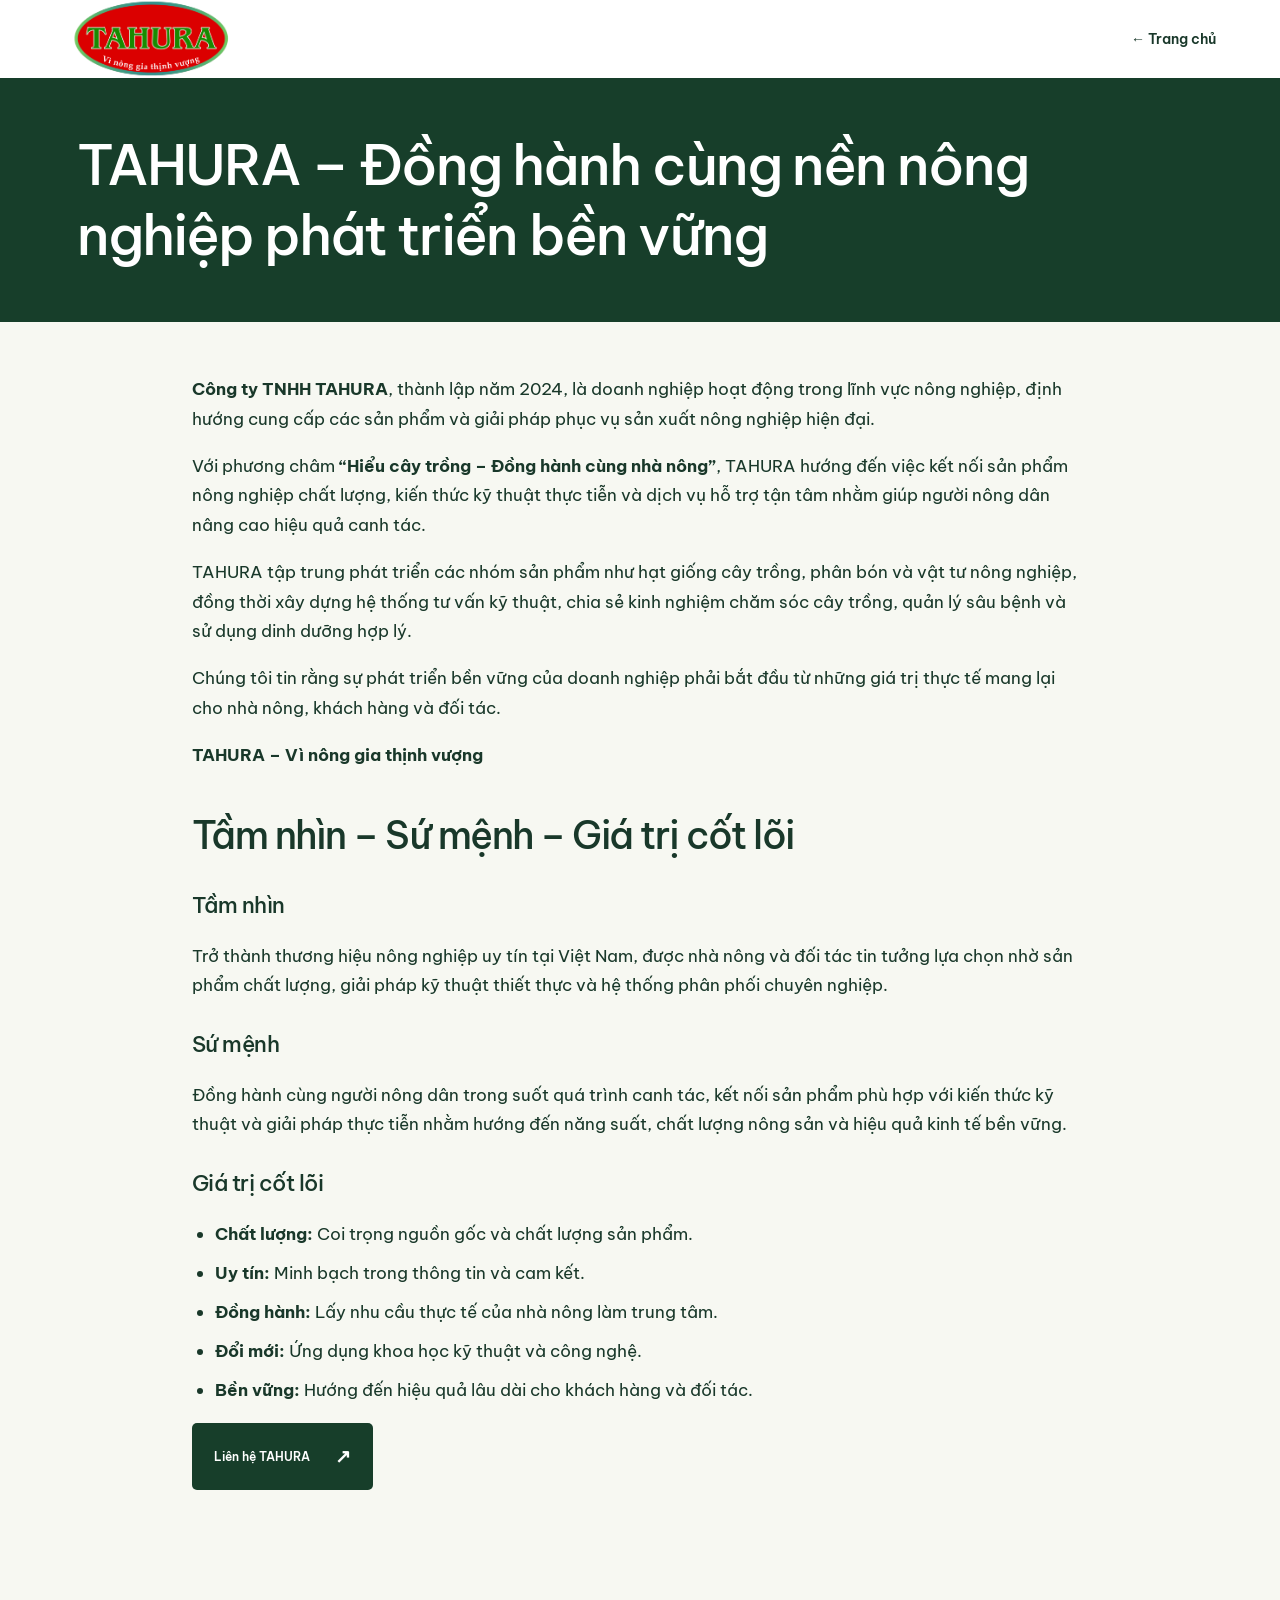
<file: gioi-thieu.html>
<!doctype html>
<html lang="vi">
<head>
  <meta charset="utf-8">
  <meta name="viewport" content="width=device-width, initial-scale=1">
  <meta name="description" content="Giới thiệu Công ty TNHH TAHURA, tầm nhìn, sứ mệnh và giá trị cốt lõi.">
  <title>Giới thiệu Công ty TNHH TAHURA</title>
  <link rel="stylesheet" href="styles.css?v=ruong-dua-ro-net">
  <style>
    .about-header{height:auto;min-height:78px;gap:8px}
    .about-home{font-weight:600;padding:12px 0}
    .about-banner{background:var(--green);color:white;padding:52px 6%}
    .about-banner h1{max-width:960px;font-size:clamp(32px,5vw,56px);letter-spacing:-.035em;margin:0}
    .about-content{max-width:1050px;margin:auto;padding:36px 6% 60px;font-size:17px;line-height:1.75}
    .about-content h2{margin-top:40px}
    .about-content h3{font-size:22px;margin:24px 0 0}
    .about-content li{margin:.55em 0}
    .about-content ul{padding-left:1.35em}
  </style>
</head>
<body>
  <header class="about-header">
    <a class="logo-window" href="./" aria-label="TAHURA trang chủ"><img src="assets/tahura-logo.png" alt="TAHURA"></a>
    <a class="about-home" href="./">← Trang chủ</a>
  </header>
  <main>
    <div class="about-banner"><h1>TAHURA – Đồng hành cùng nền nông nghiệp phát triển bền vững</h1></div>
    <article class="about-content">
      <p><strong>Công ty TNHH TAHURA</strong>, thành lập năm 2024, là doanh nghiệp hoạt động trong lĩnh vực nông nghiệp, định hướng cung cấp các sản phẩm và giải pháp phục vụ sản xuất nông nghiệp hiện đại.</p>
      <p>Với phương châm <strong>“Hiểu cây trồng – Đồng hành cùng nhà nông”</strong>, TAHURA hướng đến việc kết nối sản phẩm nông nghiệp chất lượng, kiến thức kỹ thuật thực tiễn và dịch vụ hỗ trợ tận tâm nhằm giúp người nông dân nâng cao hiệu quả canh tác.</p>
      <p>TAHURA tập trung phát triển các nhóm sản phẩm như hạt giống cây trồng, phân bón và vật tư nông nghiệp, đồng thời xây dựng hệ thống tư vấn kỹ thuật, chia sẻ kinh nghiệm chăm sóc cây trồng, quản lý sâu bệnh và sử dụng dinh dưỡng hợp lý.</p>
      <p>Chúng tôi tin rằng sự phát triển bền vững của doanh nghiệp phải bắt đầu từ những giá trị thực tế mang lại cho nhà nông, khách hàng và đối tác.</p>
      <p><strong>TAHURA – Vì nông gia thịnh vượng</strong></p>
      <section>
        <h2>Tầm nhìn – Sứ mệnh – Giá trị cốt lõi</h2>
        <h3>Tầm nhìn</h3>
        <p>Trở thành thương hiệu nông nghiệp uy tín tại Việt Nam, được nhà nông và đối tác tin tưởng lựa chọn nhờ sản phẩm chất lượng, giải pháp kỹ thuật thiết thực và hệ thống phân phối chuyên nghiệp.</p>
        <h3>Sứ mệnh</h3>
        <p>Đồng hành cùng người nông dân trong suốt quá trình canh tác, kết nối sản phẩm phù hợp với kiến thức kỹ thuật và giải pháp thực tiễn nhằm hướng đến năng suất, chất lượng nông sản và hiệu quả kinh tế bền vững.</p>
        <h3>Giá trị cốt lõi</h3>
        <ul>
          <li><strong>Chất lượng:</strong> Coi trọng nguồn gốc và chất lượng sản phẩm.</li>
          <li><strong>Uy tín:</strong> Minh bạch trong thông tin và cam kết.</li>
          <li><strong>Đồng hành:</strong> Lấy nhu cầu thực tế của nhà nông làm trung tâm.</li>
          <li><strong>Đổi mới:</strong> Ứng dụng khoa học kỹ thuật và công nghệ.</li>
          <li><strong>Bền vững:</strong> Hướng đến hiệu quả lâu dài cho khách hàng và đối tác.</li>
        </ul>
      </section>
      <a class="button" href="./#lien-he">Liên hệ TAHURA <span aria-hidden="true">↗</span></a>
    </article>
  </main>
</body>
</html>
</file>
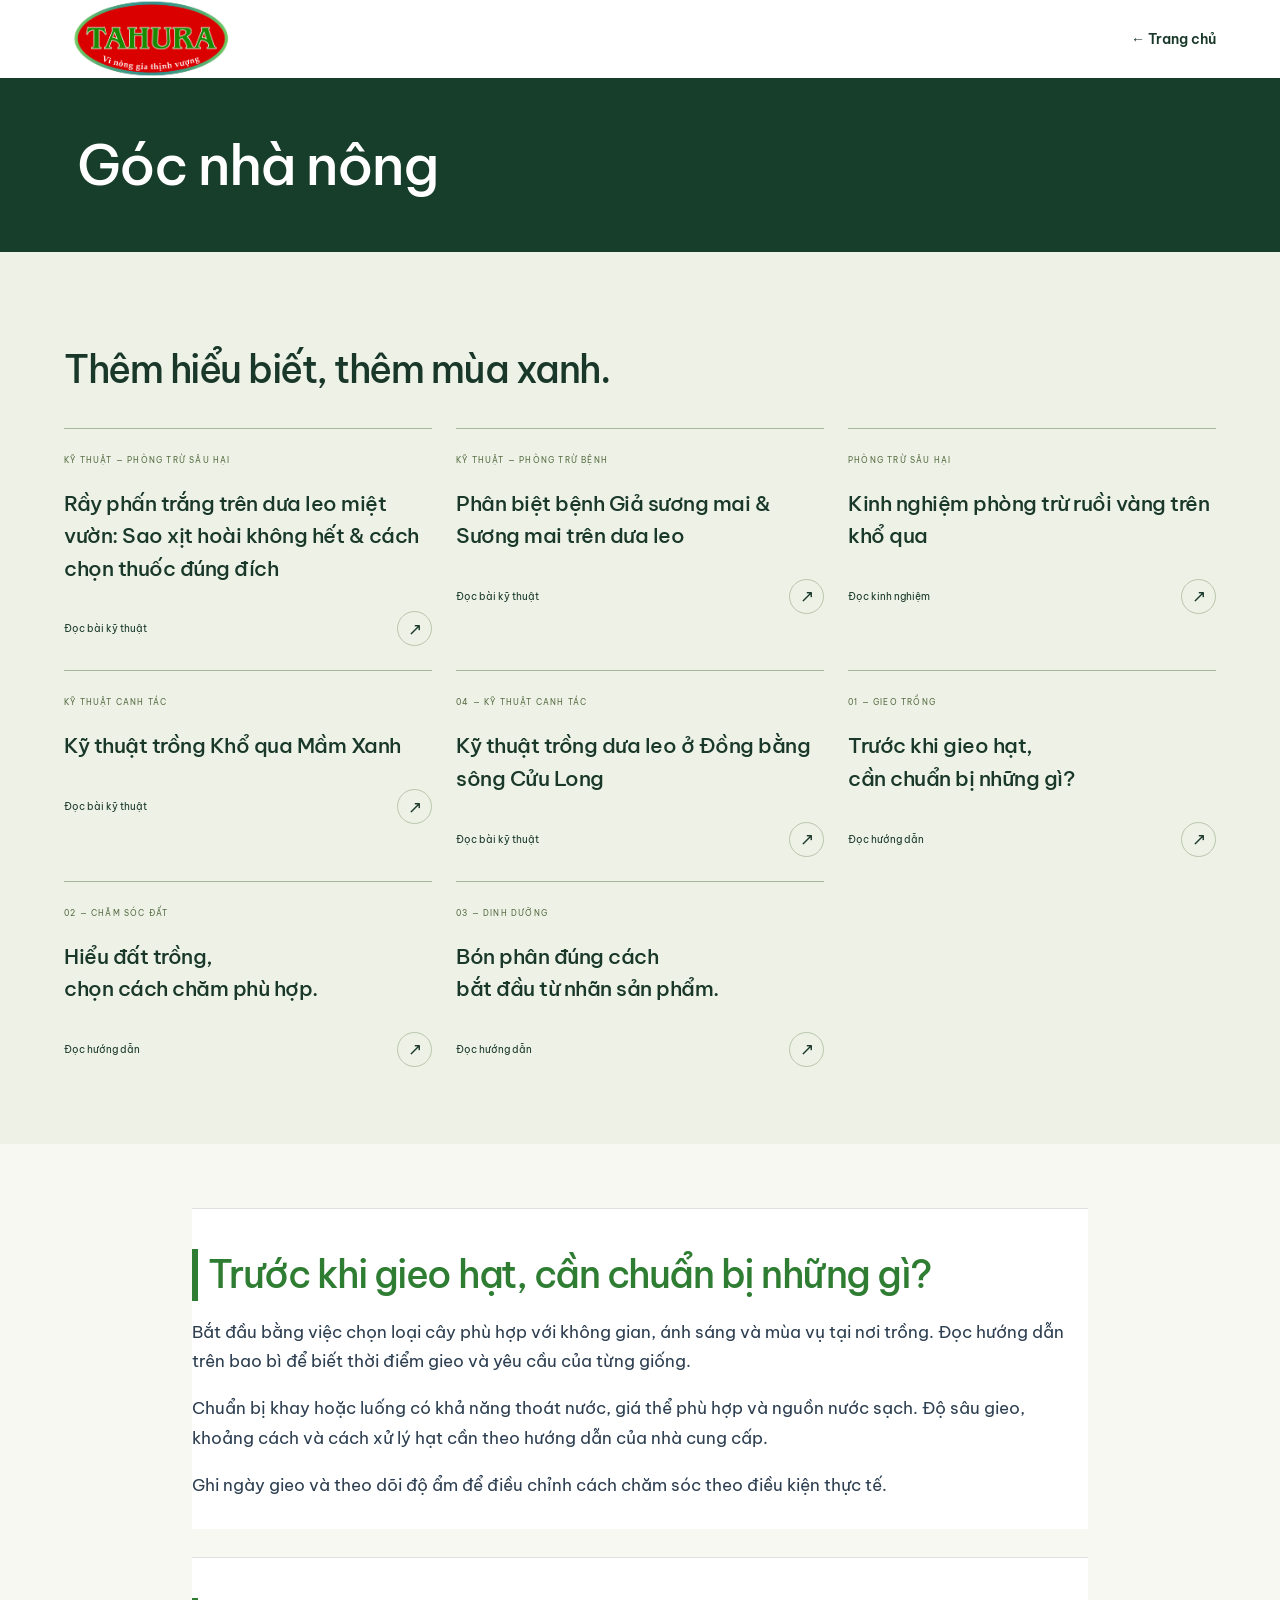
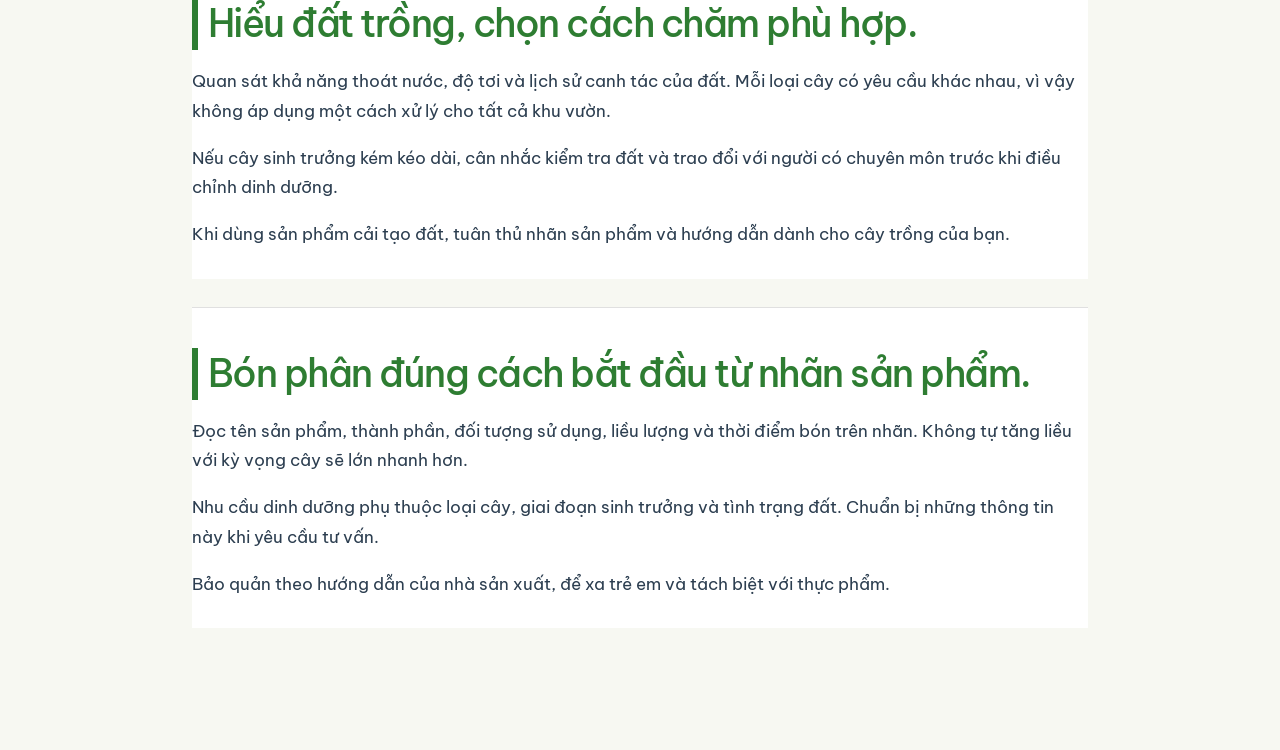
<file: goc-nha-nong.html>
<!doctype html>
<html lang="vi">
<head>
  <meta charset="utf-8">
  <meta name="viewport" content="width=device-width, initial-scale=1">
  <meta name="description" content="Góc nhà nông TAHURA – Hướng dẫn gieo trồng, chăm sóc đất, dinh dưỡng và kỹ thuật trồng dưa leo.">
  <title>Góc nhà nông | TAHURA</title>
  <link rel="stylesheet" href="styles.css?v=ruong-dua-ro-net">
  <style>
    .about-header{height:auto;min-height:78px;gap:8px}
    .about-home{font-weight:600;padding:12px 0}
    .about-banner{background:var(--green);color:white;padding:52px 6%}
    .about-banner h1{max-width:960px;font-size:clamp(32px,5vw,56px);letter-spacing:-.035em;margin:0}
    .about-content{max-width:1050px;margin:auto;padding:36px 6% 60px;font-size:17px;line-height:1.75}
    .about-content h2{margin-top:40px}
    .about-content h3{font-size:22px;margin:24px 0 0}
    .about-content li{margin:.55em 0}
    .about-content ul{padding-left:1.35em}
  </style>
<link rel="icon" type="image/png" sizes="64x64" href="assets/favicon.png"><link rel="stylesheet" href="farmer-articles.css?v=1"></head>
<body>
  <header class="about-header">
    <a class="logo-window" href="./" aria-label="TAHURA trang chủ"><img src="assets/tahura-logo.png" alt="TAHURA"></a>
    <a class="about-home" href="./">← Trang chủ</a>
  </header>
  <main>
    <div class="about-banner"><h1>Góc nhà nông</h1></div>
    <div class="section knowledge">
      <div class="section-heading"><h2>Thêm hiểu biết, thêm mùa xanh.</h2></div>
      <div class="article-grid"><a class="article" href="ray-phan-trang-dua-leo-mien-tay.html"><span>KỸ THUẬT — PHÒNG TRỪ SÂU HẠI</span><h3>Rầy phấn trắng trên dưa leo miệt vườn: Sao xịt hoài không hết &amp; cách chọn thuốc đúng đích</h3><span class="article-bottom">Đọc bài kỹ thuật <b>↗</b></span></a><a class="article" href="phan-biet-benh-suong-mai-dua-leo.html"><span>KỸ THUẬT — PHÒNG TRỪ BỆNH</span><h3>Phân biệt bệnh Giả sương mai &amp; Sương mai trên dưa leo</h3><span class="article-bottom">Đọc bài kỹ thuật <b>↗</b></span></a><a class="article" href="phong-tru-ruoi-vang-kho-qua.html"><span>PHÒNG TRỪ SÂU HẠI</span><h3>Kinh nghiệm phòng trừ ruồi vàng trên khổ qua</h3><span class="article-bottom">Đọc kinh nghiệm <b>↗</b></span></a><a class="article" href="ky-thuat-kho-qua-mam-xanh.html"><span>KỸ THUẬT CANH TÁC</span><h3>Kỹ thuật trồng Khổ qua Mầm Xanh</h3><span class="article-bottom">Đọc bài kỹ thuật <b>↗</b></span></a><a class="article" href="ky-thuat-dua-leo.html"><span>04 — KỸ THUẬT CANH TÁC</span><h3>Kỹ thuật trồng dưa leo ở Đồng bằng sông Cửu Long</h3><span class="article-bottom">Đọc bài kỹ thuật <b>↗</b></span></a><a class="article" href="#huong-dan-1"><span>01 — GIEO TRỒNG</span><h3>Trước khi gieo hạt,<br>cần chuẩn bị những gì?</h3><span class="article-bottom">Đọc hướng dẫn <b>↗</b></span></a><a class="article" href="#huong-dan-2"><span>02 — CHĂM SÓC ĐẤT</span><h3>Hiểu đất trồng,<br>chọn cách chăm phù hợp.</h3><span class="article-bottom">Đọc hướng dẫn <b>↗</b></span></a><a class="article" href="#huong-dan-3"><span>03 — DINH DƯỠNG</span><h3>Bón phân đúng cách<br>bắt đầu từ nhãn sản phẩm.</h3><span class="article-bottom">Đọc hướng dẫn <b>↗</b></span></a></div>
    </div>
    <div class="about-content farmer-guides">
      <section id="huong-dan-1" aria-labelledby="huong-dan-title-1">
        <h2 id="huong-dan-title-1">Trước khi gieo hạt, cần chuẩn bị những gì?</h2>
        <p>Bắt đầu bằng việc chọn loại cây phù hợp với không gian, ánh sáng và mùa vụ tại nơi trồng. Đọc hướng dẫn trên bao bì để biết thời điểm gieo và yêu cầu của từng giống.</p>
        <p>Chuẩn bị khay hoặc luống có khả năng thoát nước, giá thể phù hợp và nguồn nước sạch. Độ sâu gieo, khoảng cách và cách xử lý hạt cần theo hướng dẫn của nhà cung cấp.</p>
        <p>Ghi ngày gieo và theo dõi độ ẩm để điều chỉnh cách chăm sóc theo điều kiện thực tế.</p>
      </section>
      <section id="huong-dan-2" aria-labelledby="huong-dan-title-2">
        <h2 id="huong-dan-title-2">Hiểu đất trồng, chọn cách chăm phù hợp.</h2>
        <p>Quan sát khả năng thoát nước, độ tơi và lịch sử canh tác của đất. Mỗi loại cây có yêu cầu khác nhau, vì vậy không áp dụng một cách xử lý cho tất cả khu vườn.</p>
        <p>Nếu cây sinh trưởng kém kéo dài, cân nhắc kiểm tra đất và trao đổi với người có chuyên môn trước khi điều chỉnh dinh dưỡng.</p>
        <p>Khi dùng sản phẩm cải tạo đất, tuân thủ nhãn sản phẩm và hướng dẫn dành cho cây trồng của bạn.</p>
      </section>
      <section id="huong-dan-3" aria-labelledby="huong-dan-title-3">
        <h2 id="huong-dan-title-3">Bón phân đúng cách bắt đầu từ nhãn sản phẩm.</h2>
        <p>Đọc tên sản phẩm, thành phần, đối tượng sử dụng, liều lượng và thời điểm bón trên nhãn. Không tự tăng liều với kỳ vọng cây sẽ lớn nhanh hơn.</p>
        <p>Nhu cầu dinh dưỡng phụ thuộc loại cây, giai đoạn sinh trưởng và tình trạng đất. Chuẩn bị những thông tin này khi yêu cầu tư vấn.</p>
        <p>Bảo quản theo hướng dẫn của nhà sản xuất, để xa trẻ em và tách biệt với thực phẩm.</p>
      </section>
    </div>
  </main>
</body>
</html>
</file>
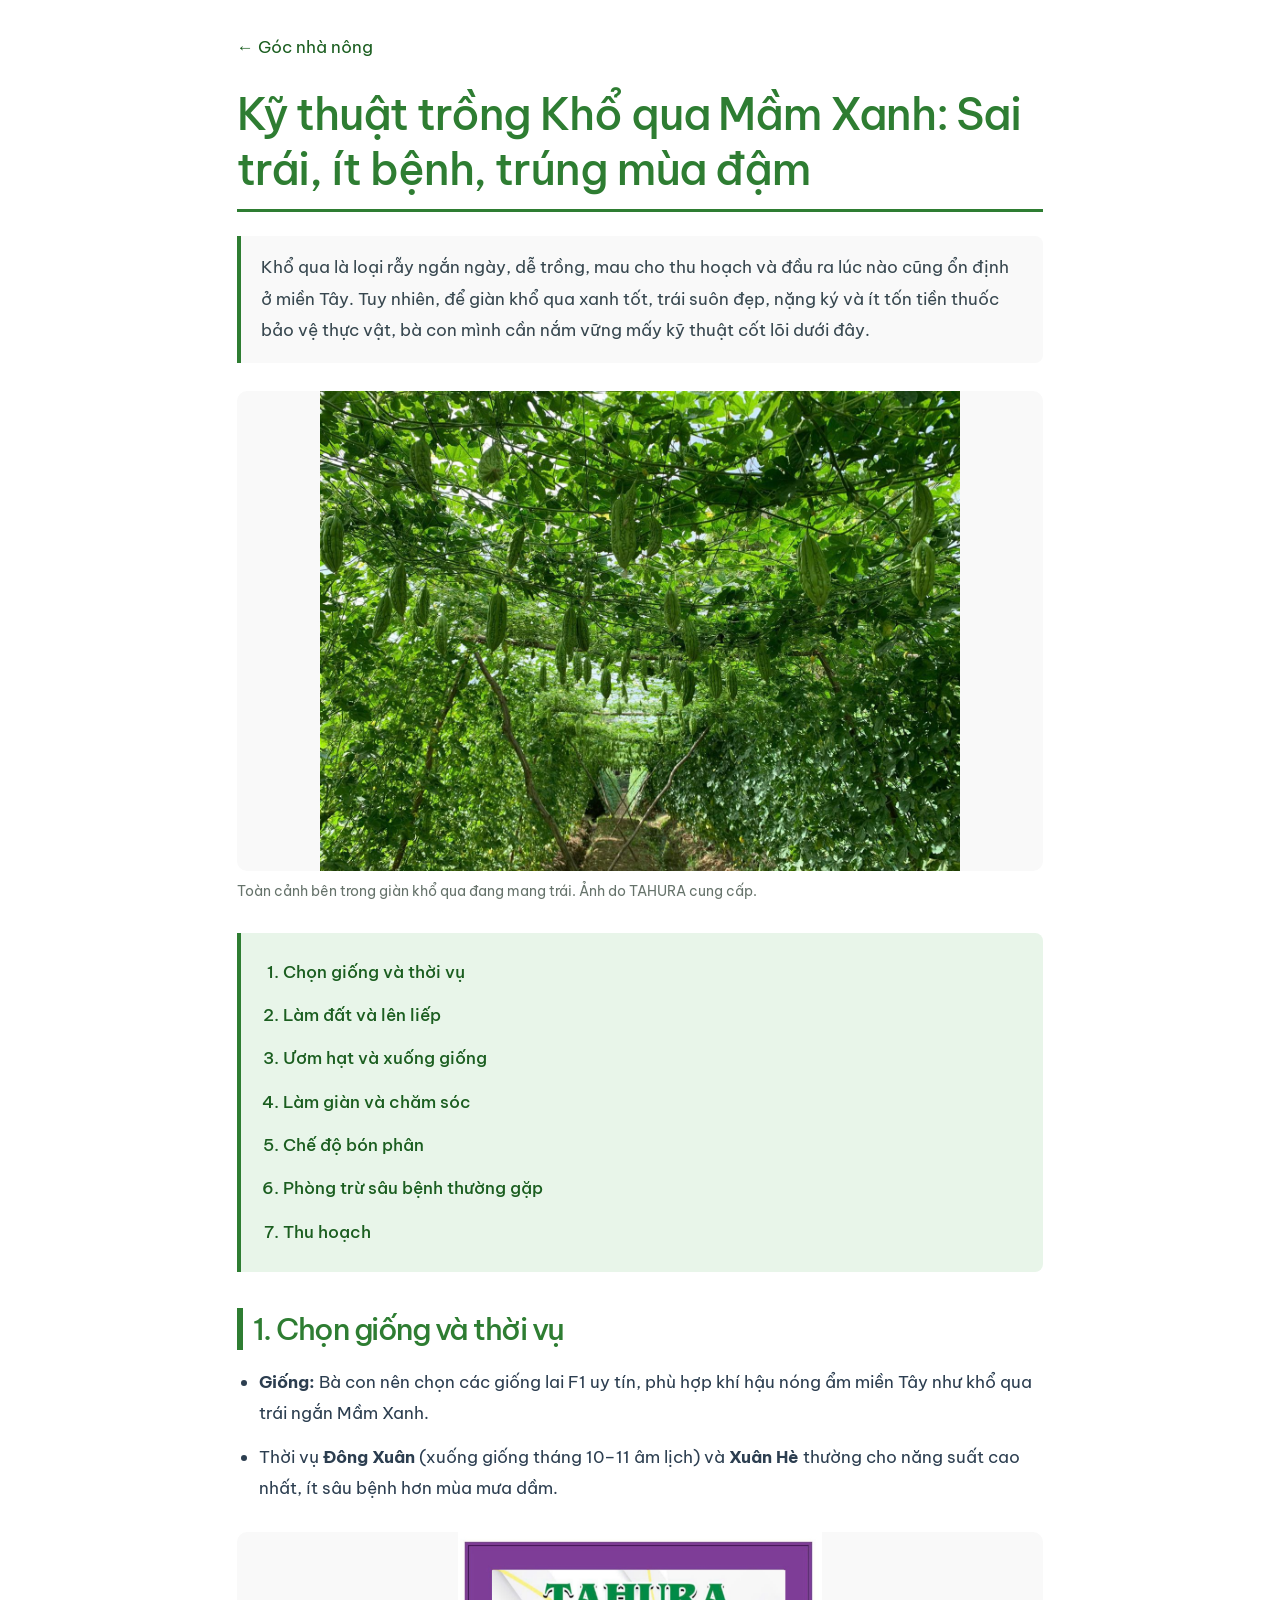
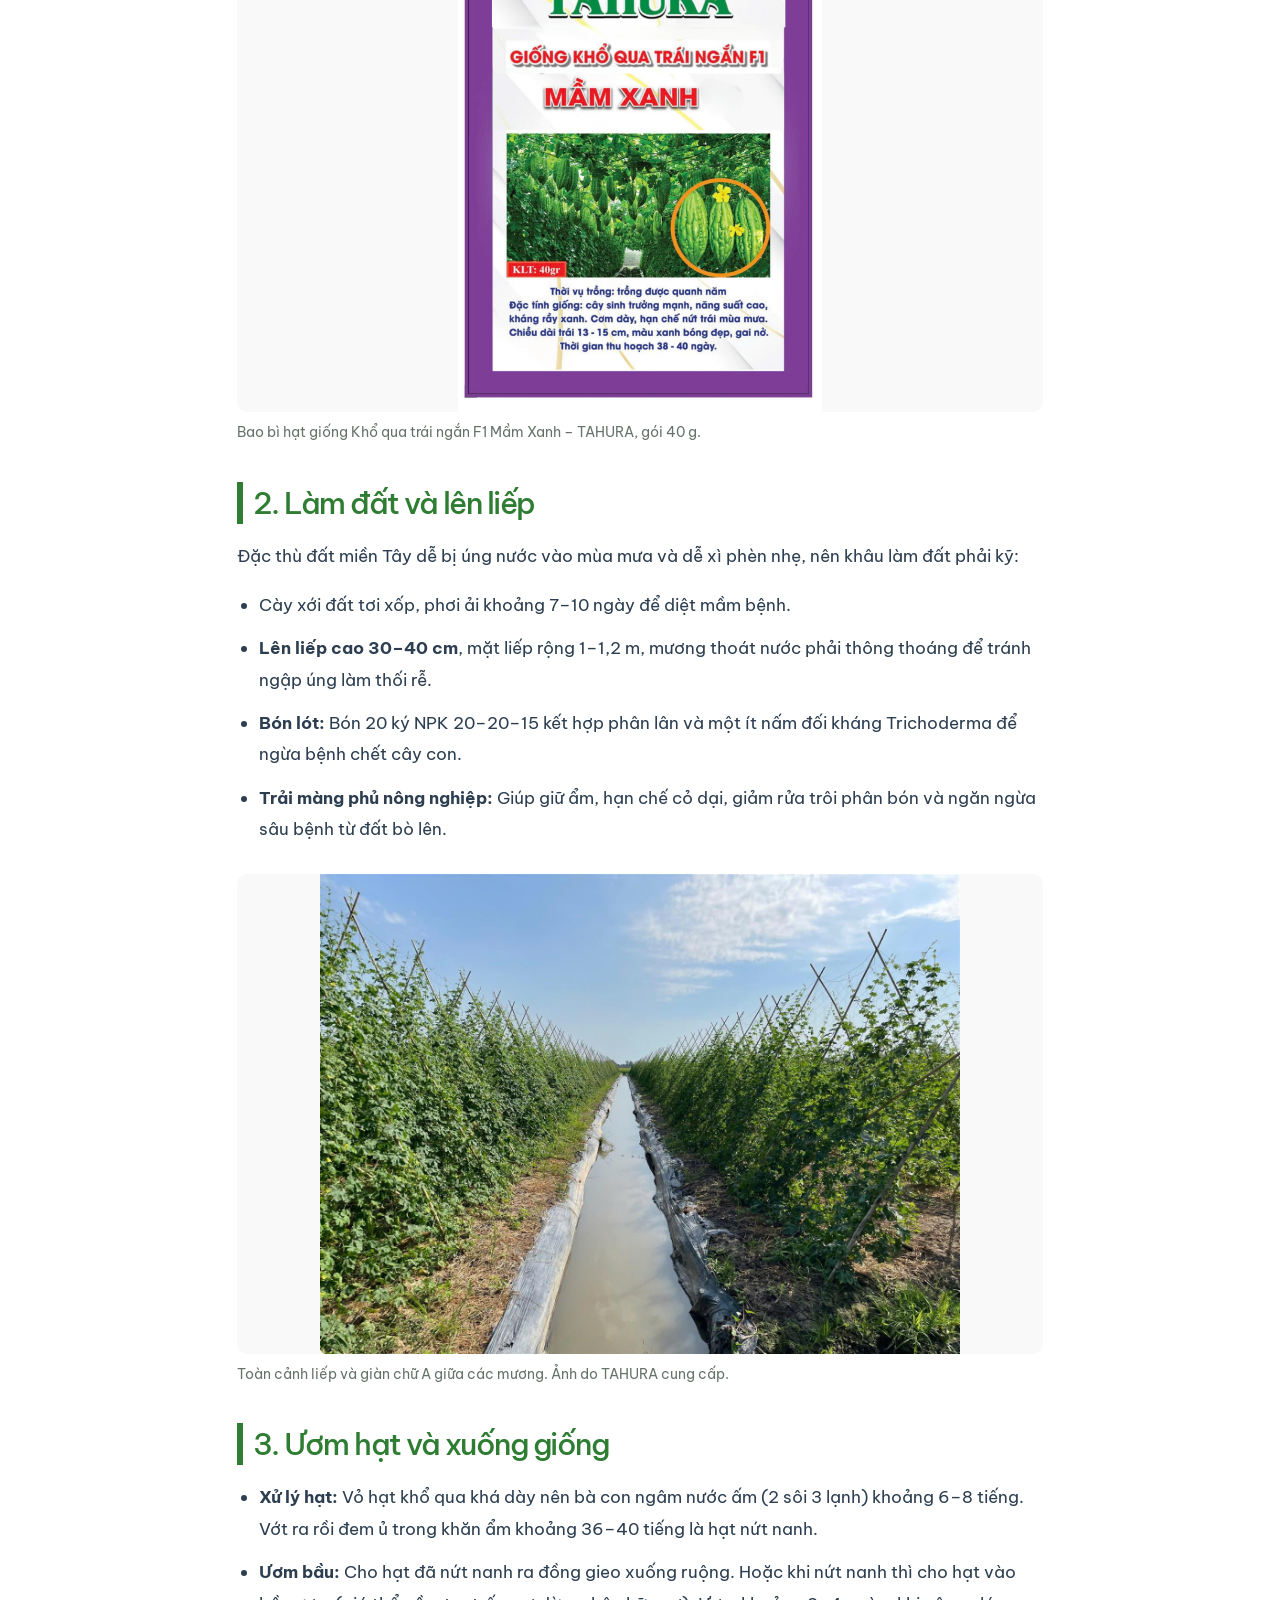
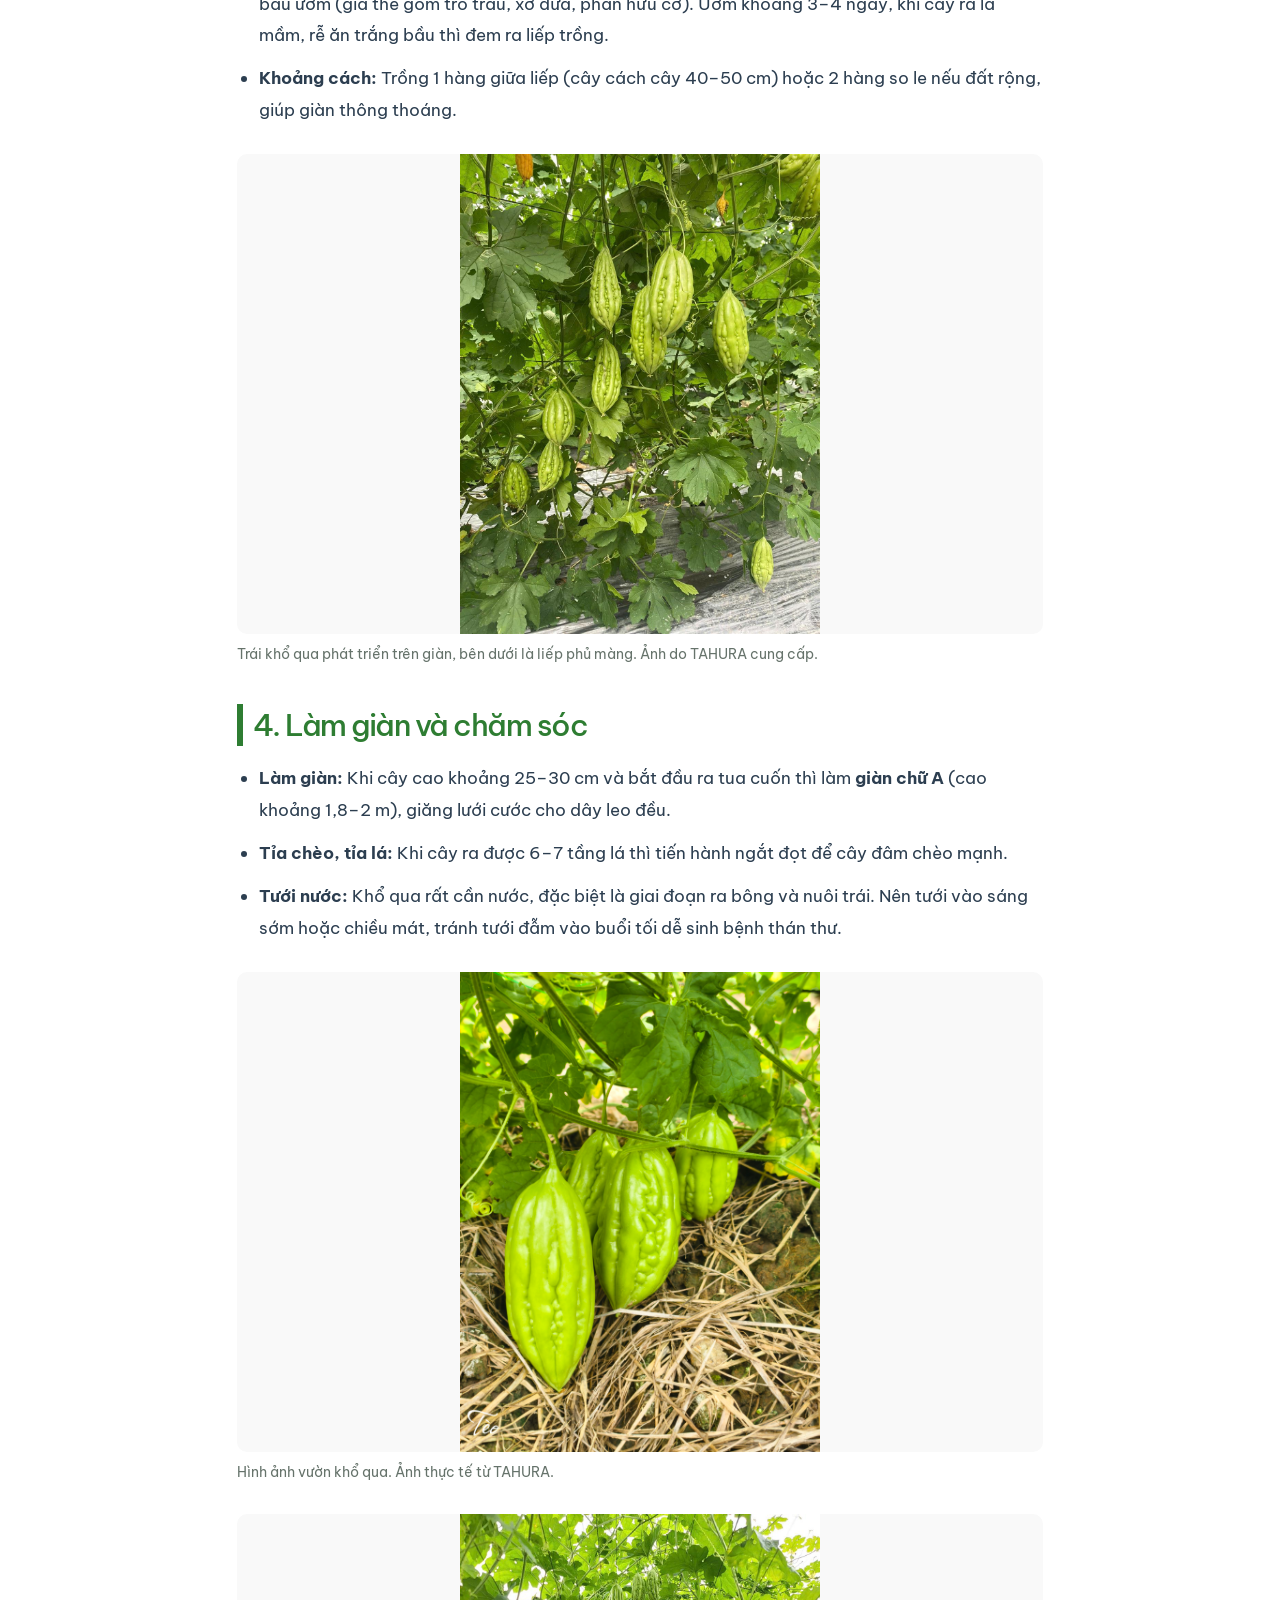
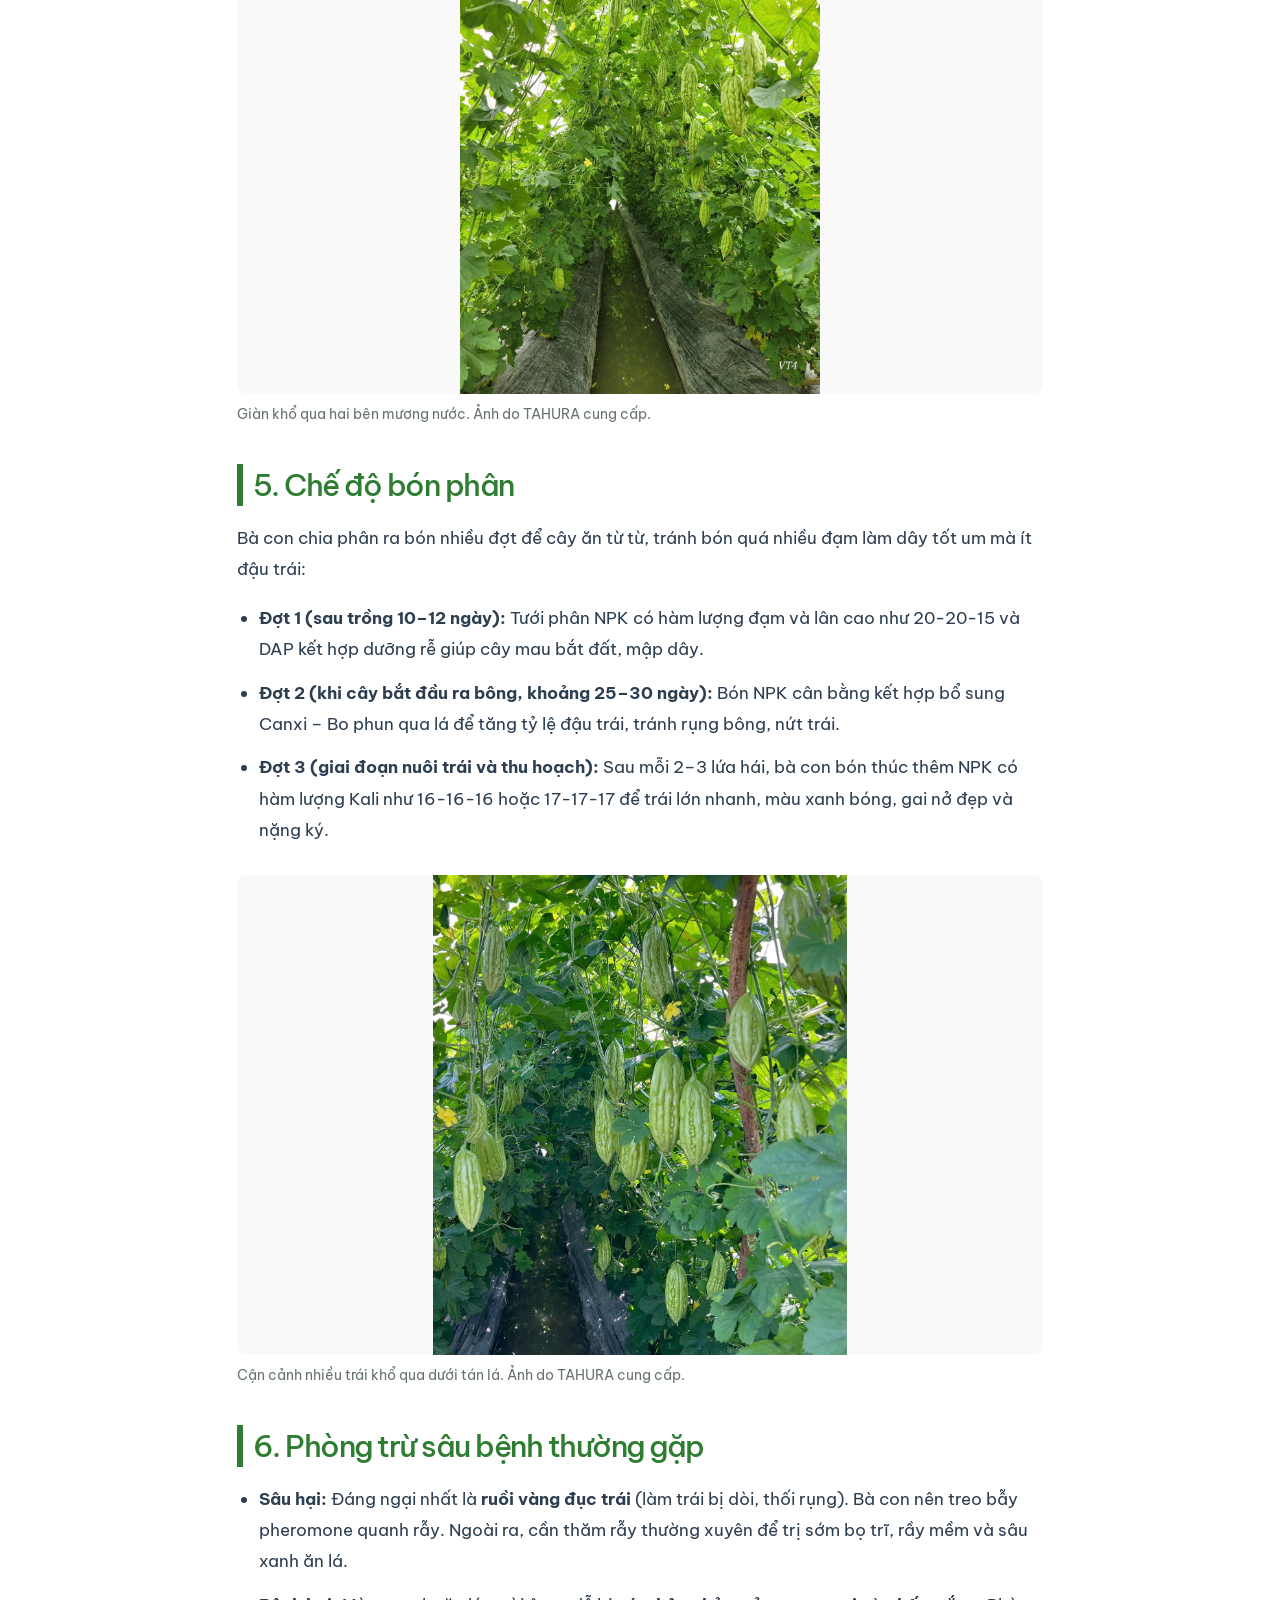
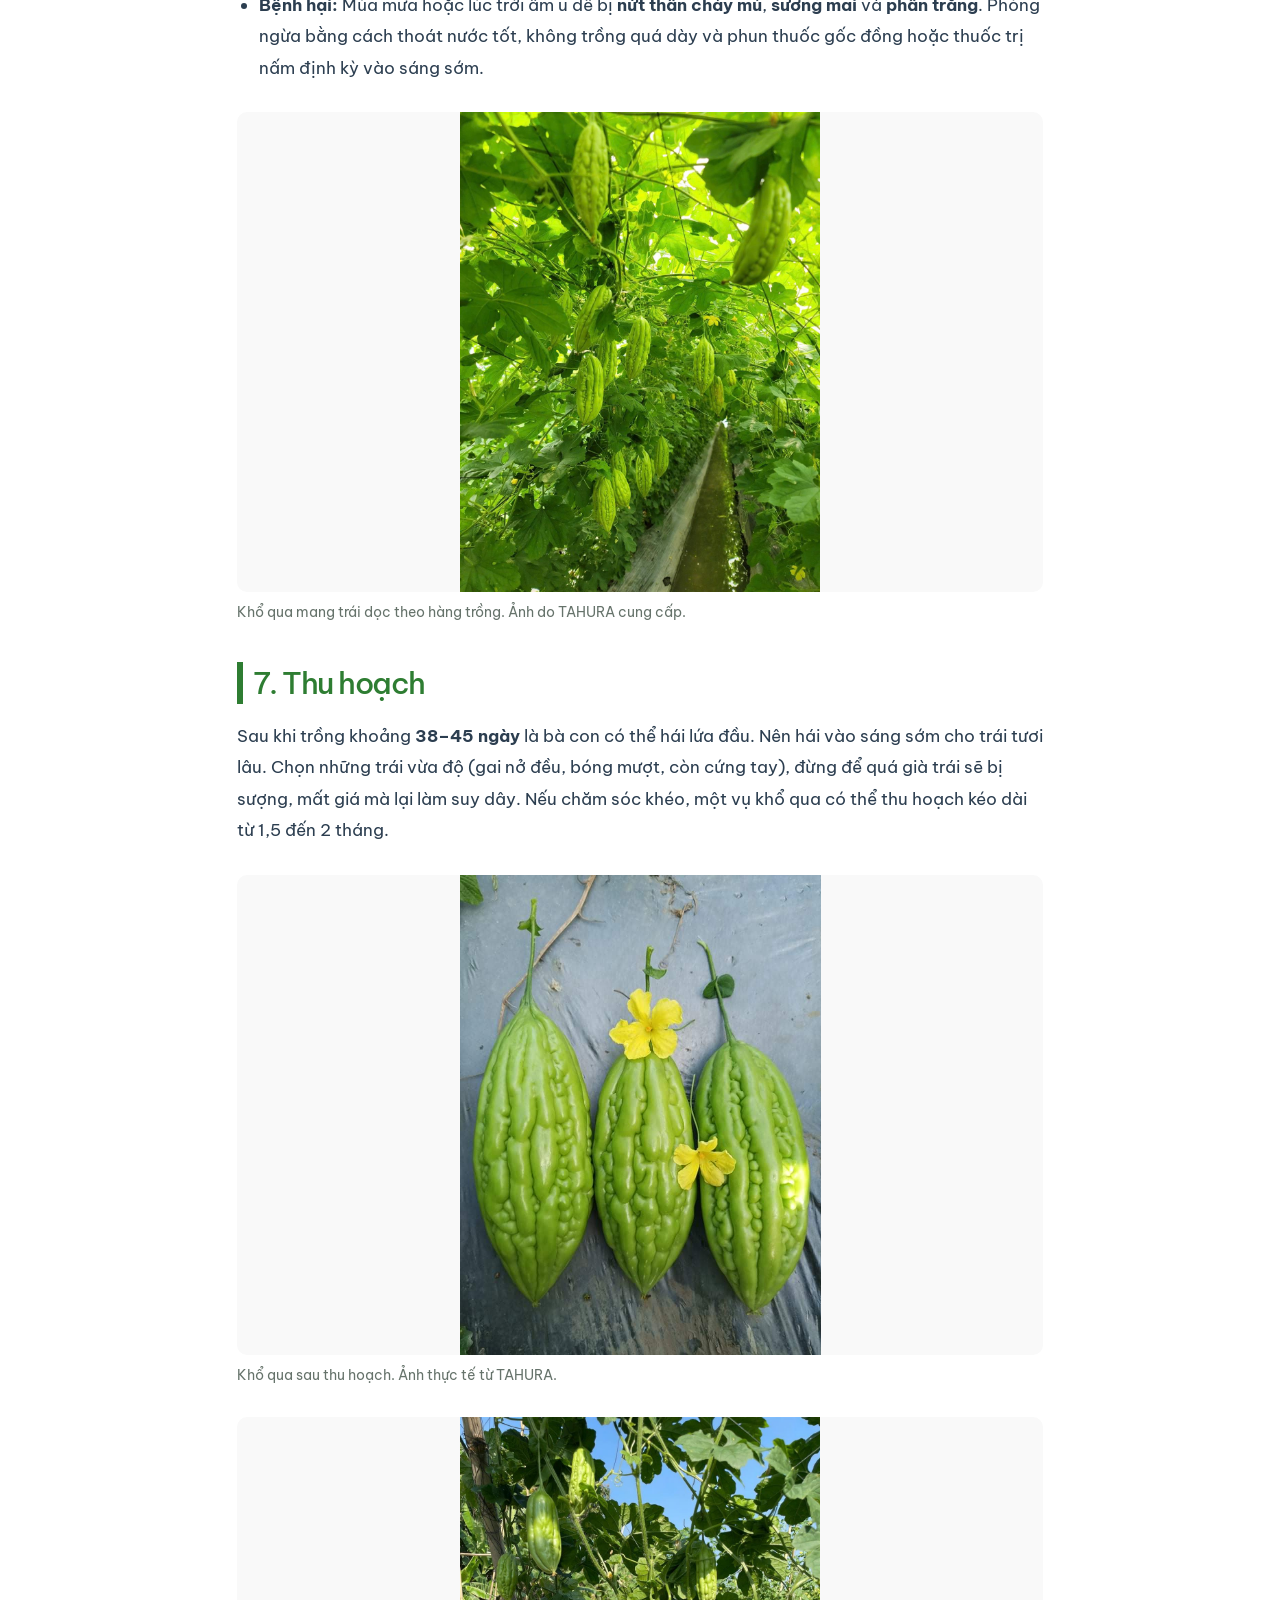
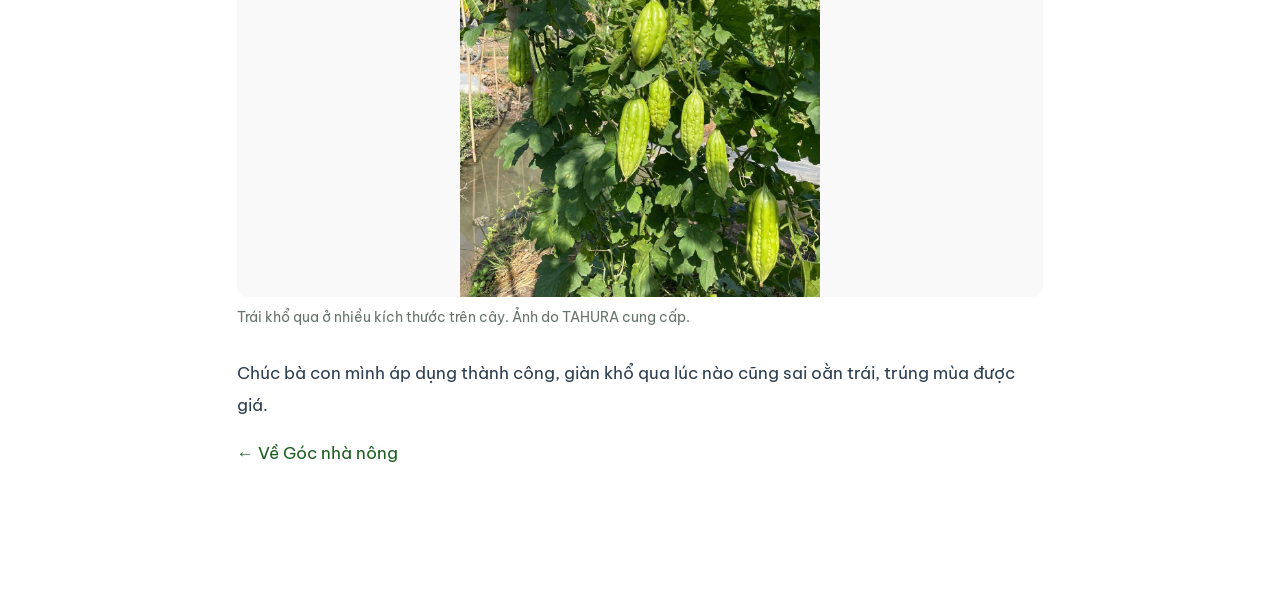
<file: ky-thuat-kho-qua-mam-xanh.html>
<!doctype html>
<html lang="vi">
<head>
<meta charset="utf-8"><meta name="viewport" content="width=device-width, initial-scale=1">
<title>Kỹ thuật trồng Khổ qua Mầm Xanh: Sai trái, ít bệnh, trúng mùa đậm | TAHURA</title>
<meta name="description" content="Hướng dẫn trồng Khổ qua Mầm Xanh tại miền Tây, từ chọn giống, lên liếp, ngâm ủ hạt đến làm giàn, bón phân, phòng trừ sâu bệnh và thu hoạch.">
<link rel="stylesheet" href="styles.css"><link rel="icon" href="assets/favicon.png" type="image/png">
<style>
.khổ-qua-article{max-width:960px;margin:auto;padding:32px 6% 60px;font-size:17px;line-height:1.85}
.khổ-qua-article h1{font-size:clamp(28px,4.5vw,44px);line-height:1.25;letter-spacing:-.025em;margin:24px 0}
.khổ-qua-article h2{font-size:clamp(23px,3vw,30px);line-height:1.4;margin-top:36px}
.khổ-qua-article li{margin:.7em 0}.khổ-qua-article ul{padding-left:1.3em}
.khổ-qua-article figure{margin:28px 0}.khổ-qua-article figure img{display:block;width:100%;max-height:480px;object-fit:contain;border-radius:10px;background:#edf0e7}
.khổ-qua-article figcaption{font-size:14px;color:#66736b;margin-top:8px}
.khổ-qua-article nav{display:block;font-size:inherit}.khổ-qua-article nav ol{padding-left:1.3em}
</style>
<link rel="stylesheet" href="farmer-articles.css?v=1"></head>
<body class="farmer-article-page"><main class="khổ-qua-article farmer-article">
<a href="goc-nha-nong.html">← Góc nhà nông</a>
<article>
<h1>Kỹ thuật trồng Khổ qua Mầm Xanh: Sai trái, ít bệnh, trúng mùa đậm</h1>
<p>Khổ qua là loại rẫy ngắn ngày, dễ trồng, mau cho thu hoạch và đầu ra lúc nào cũng ổn định ở miền Tây. Tuy nhiên, để giàn khổ qua xanh tốt, trái suôn đẹp, nặng ký và ít tốn tiền thuốc bảo vệ thực vật, bà con mình cần nắm vững mấy kỹ thuật cốt lõi dưới đây.</p>
<figure class="kho-qua-new-photo"><img src="assets/kho-qua-ky-thuat-1.jpg" width="1400" height="1050" alt="Toàn cảnh bên trong giàn khổ qua đang mang trái" loading="lazy" decoding="async"><figcaption>Toàn cảnh bên trong giàn khổ qua đang mang trái. Ảnh do TAHURA cung cấp.</figcaption></figure>
<nav aria-label="Mục lục bài viết"><ol><li><a href="#buoc-1">Chọn giống và thời vụ</a></li><li><a href="#buoc-2">Làm đất và lên liếp</a></li><li><a href="#buoc-3">Ươm hạt và xuống giống</a></li><li><a href="#buoc-4">Làm giàn và chăm sóc</a></li><li><a href="#buoc-5">Chế độ bón phân</a></li><li><a href="#buoc-6">Phòng trừ sâu bệnh thường gặp</a></li><li><a href="#buoc-7">Thu hoạch</a></li></ol></nav>
<section id="buoc-1"><h2>1. Chọn giống và thời vụ</h2><ul><li><strong>Giống:</strong> Bà con nên chọn các giống lai F1 uy tín, phù hợp khí hậu nóng ẩm miền Tây như khổ qua trái ngắn Mầm Xanh.</li><li>Thời vụ <strong>Đông Xuân</strong> (xuống giống tháng 10–11 âm lịch) và <strong>Xuân Hè</strong> thường cho năng suất cao nhất, ít sâu bệnh hơn mùa mưa dầm.</li></ul><figure class="kho-qua-new-photo"><img src="assets/mam-xanh.png" alt="Bao bì hạt giống Khổ qua trái ngắn F1 Mầm Xanh TAHURA, gói 40 g" loading="lazy" decoding="async"><figcaption>Bao bì hạt giống Khổ qua trái ngắn F1 Mầm Xanh – TAHURA, gói 40 g.</figcaption></figure></section>
<section id="buoc-2"><h2>2. Làm đất và lên liếp</h2><p>Đặc thù đất miền Tây dễ bị úng nước vào mùa mưa và dễ xì phèn nhẹ, nên khâu làm đất phải kỹ:</p><ul><li>Cày xới đất tơi xốp, phơi ải khoảng 7–10 ngày để diệt mầm bệnh.</li><li><strong>Lên liếp cao 30–40 cm</strong>, mặt liếp rộng 1–1,2 m, mương thoát nước phải thông thoáng để tránh ngập úng làm thối rễ.</li><li><strong>Bón lót:</strong> Bón 20 ký NPK 20–20–15 kết hợp phân lân và một ít nấm đối kháng <em>Trichoderma</em> để ngừa bệnh chết cây con.</li><li><strong>Trải màng phủ nông nghiệp:</strong> Giúp giữ ẩm, hạn chế cỏ dại, giảm rửa trôi phân bón và ngăn ngừa sâu bệnh từ đất bò lên.</li></ul><figure class="kho-qua-new-photo"><img src="assets/kho-qua-ky-thuat-6.jpg" width="1400" height="1050" alt="Toàn cảnh liếp và giàn chữ A giữa các mương" loading="lazy" decoding="async"><figcaption>Toàn cảnh liếp và giàn chữ A giữa các mương. Ảnh do TAHURA cung cấp.</figcaption></figure></section>
<section id="buoc-3"><h2>3. Ươm hạt và xuống giống</h2><ul><li><strong>Xử lý hạt:</strong> Vỏ hạt khổ qua khá dày nên bà con ngâm nước ấm (2 sôi 3 lạnh) khoảng 6–8 tiếng. Vớt ra rồi đem ủ trong khăn ẩm khoảng 36–40 tiếng là hạt nứt nanh.</li><li><strong>Ươm bầu:</strong> Cho hạt đã nứt nanh ra đồng gieo xuống ruộng. Hoặc khi nứt nanh thì cho hạt vào bầu ươm (giá thể gồm tro trấu, xơ dừa, phân hữu cơ). Ươm khoảng 3–4 ngày, khi cây ra lá mầm, rễ ăn trắng bầu thì đem ra liếp trồng.</li><li><strong>Khoảng cách:</strong> Trồng 1 hàng giữa liếp (cây cách cây 40–50 cm) hoặc 2 hàng so le nếu đất rộng, giúp giàn thông thoáng.</li></ul><figure class="kho-qua-new-photo"><img src="assets/kho-qua-ky-thuat-2.jpg" width="1050" height="1400" alt="Trái khổ qua phát triển trên giàn, bên dưới là liếp phủ màng" loading="lazy" decoding="async"><figcaption>Trái khổ qua phát triển trên giàn, bên dưới là liếp phủ màng. Ảnh do TAHURA cung cấp.</figcaption></figure></section>
<section id="buoc-4"><h2>4. Làm giàn và chăm sóc</h2><ul><li><strong>Làm giàn:</strong> Khi cây cao khoảng 25–30 cm và bắt đầu ra tua cuốn thì làm <strong>giàn chữ A</strong> (cao khoảng 1,8–2 m), giăng lưới cước cho dây leo đều.</li><li><strong>Tỉa chèo, tỉa lá:</strong> Khi cây ra được 6–7 tầng lá thì tiến hành ngắt đọt để cây đâm chèo mạnh.</li><li><strong>Tưới nước:</strong> Khổ qua rất cần nước, đặc biệt là giai đoạn ra bông và nuôi trái. Nên tưới vào sáng sớm hoặc chiều mát, tránh tưới đẫm vào buổi tối dễ sinh bệnh thán thư.</li></ul><figure><img src="assets/kho-qua-vuon-3.jpg" alt="Hình ảnh vườn khổ qua" loading="lazy" decoding="async"><figcaption>Hình ảnh vườn khổ qua. Ảnh thực tế từ TAHURA.</figcaption></figure><figure class="kho-qua-new-photo"><img src="assets/kho-qua-ky-thuat-4.jpg" width="1050" height="1400" alt="Giàn khổ qua hai bên mương nước" loading="lazy" decoding="async"><figcaption>Giàn khổ qua hai bên mương nước. Ảnh do TAHURA cung cấp.</figcaption></figure></section>
<section id="buoc-5"><h2>5. Chế độ bón phân</h2><p>Bà con chia phân ra bón nhiều đợt để cây ăn từ từ, tránh bón quá nhiều đạm làm dây tốt um mà ít đậu trái:</p><ul><li><strong>Đợt 1 (sau trồng 10–12 ngày):</strong> Tưới phân NPK có hàm lượng đạm và lân cao như 20-20-15 và DAP kết hợp dưỡng rễ giúp cây mau bắt đất, mập dây.</li><li><strong>Đợt 2 (khi cây bắt đầu ra bông, khoảng 25–30 ngày):</strong> Bón NPK cân bằng kết hợp bổ sung Canxi – Bo phun qua lá để tăng tỷ lệ đậu trái, tránh rụng bông, nứt trái.</li><li><strong>Đợt 3 (giai đoạn nuôi trái và thu hoạch):</strong> Sau mỗi 2–3 lứa hái, bà con bón thúc thêm NPK có hàm lượng Kali như 16-16-16 hoặc 17-17-17 để trái lớn nhanh, màu xanh bóng, gai nở đẹp và nặng ký.</li></ul><figure class="kho-qua-new-photo"><img src="assets/kho-qua-ky-thuat-5.jpg" width="1205" height="1400" alt="Cận cảnh nhiều trái khổ qua dưới tán lá" loading="lazy" decoding="async"><figcaption>Cận cảnh nhiều trái khổ qua dưới tán lá. Ảnh do TAHURA cung cấp.</figcaption></figure></section>
<section id="buoc-6"><h2>6. Phòng trừ sâu bệnh thường gặp</h2><ul><li><strong>Sâu hại:</strong> Đáng ngại nhất là <strong>ruồi vàng đục trái</strong> (làm trái bị dòi, thối rụng). Bà con nên treo bẫy pheromone quanh rẫy. Ngoài ra, cần thăm rẫy thường xuyên để trị sớm bọ trĩ, rầy mềm và sâu xanh ăn lá.</li><li><strong>Bệnh hại:</strong> Mùa mưa hoặc lúc trời âm u dễ bị <strong>nứt thân chảy mủ</strong>, <strong>sương mai</strong> và <strong>phấn trắng</strong>. Phòng ngừa bằng cách thoát nước tốt, không trồng quá dày và phun thuốc gốc đồng hoặc thuốc trị nấm định kỳ vào sáng sớm.</li></ul><figure class="kho-qua-new-photo"><img src="assets/kho-qua-ky-thuat-3.jpg" width="1050" height="1400" alt="Khổ qua mang trái dọc theo hàng trồng" loading="lazy" decoding="async"><figcaption>Khổ qua mang trái dọc theo hàng trồng. Ảnh do TAHURA cung cấp.</figcaption></figure></section>
<section id="buoc-7"><h2>7. Thu hoạch</h2><p>Sau khi trồng khoảng <strong>38–45 ngày</strong> là bà con có thể hái lứa đầu. Nên hái vào sáng sớm cho trái tươi lâu. Chọn những trái vừa độ (gai nở đều, bóng mượt, còn cứng tay), đừng để quá già trái sẽ bị sượng, mất giá mà lại làm suy dây. Nếu chăm sóc khéo, một vụ khổ qua có thể thu hoạch kéo dài từ 1,5 đến 2 tháng.</p><figure><img src="assets/kho-qua-vuon-11.jpg" alt="Khổ qua sau thu hoạch" loading="lazy" decoding="async"><figcaption>Khổ qua sau thu hoạch. Ảnh thực tế từ TAHURA.</figcaption></figure><figure class="kho-qua-new-photo"><img src="assets/kho-qua-ky-thuat-7.jpg" width="1050" height="1400" alt="Trái khổ qua ở nhiều kích thước trên cây" loading="lazy" decoding="async"><figcaption>Trái khổ qua ở nhiều kích thước trên cây. Ảnh do TAHURA cung cấp.</figcaption></figure></section>
<p>Chúc bà con mình áp dụng thành công, giàn khổ qua lúc nào cũng sai oằn trái, trúng mùa được giá.</p>
</article>
<a href="goc-nha-nong.html">← Về Góc nhà nông</a>
</main></body></html>
</file>
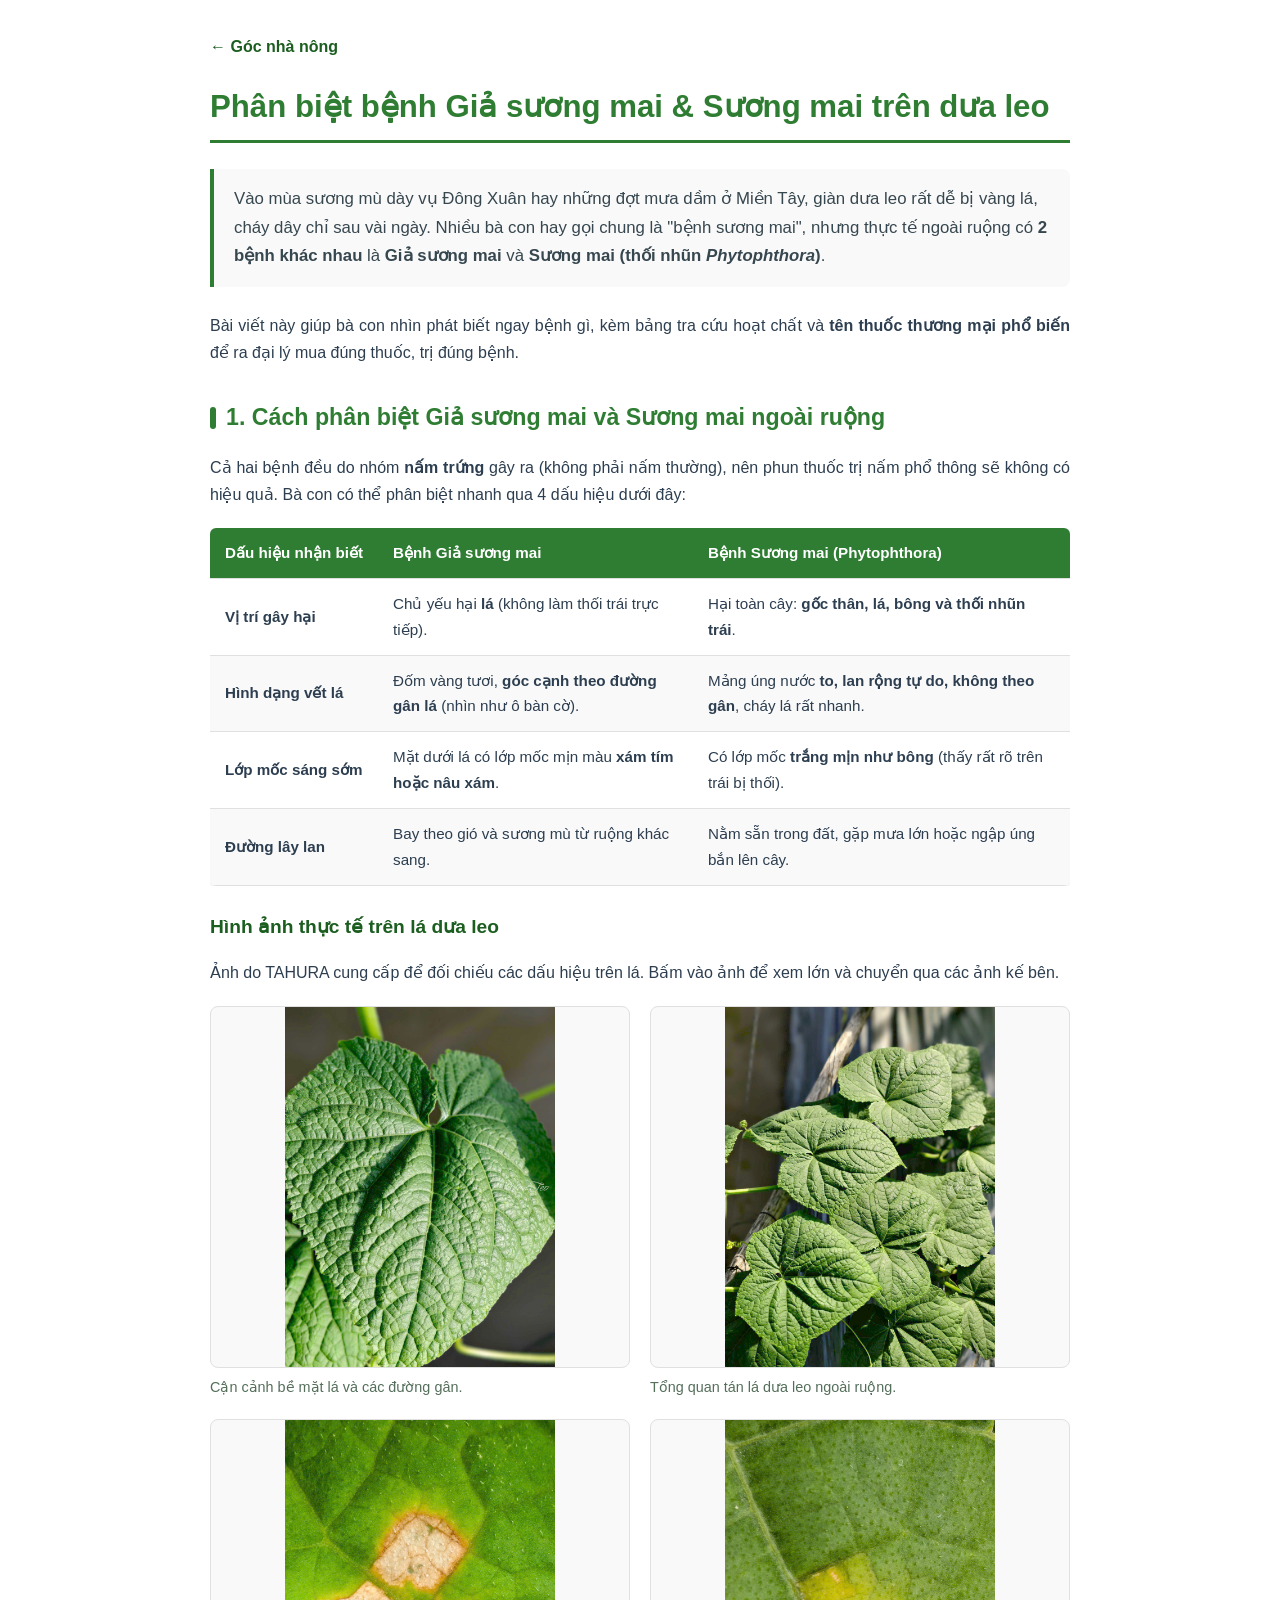
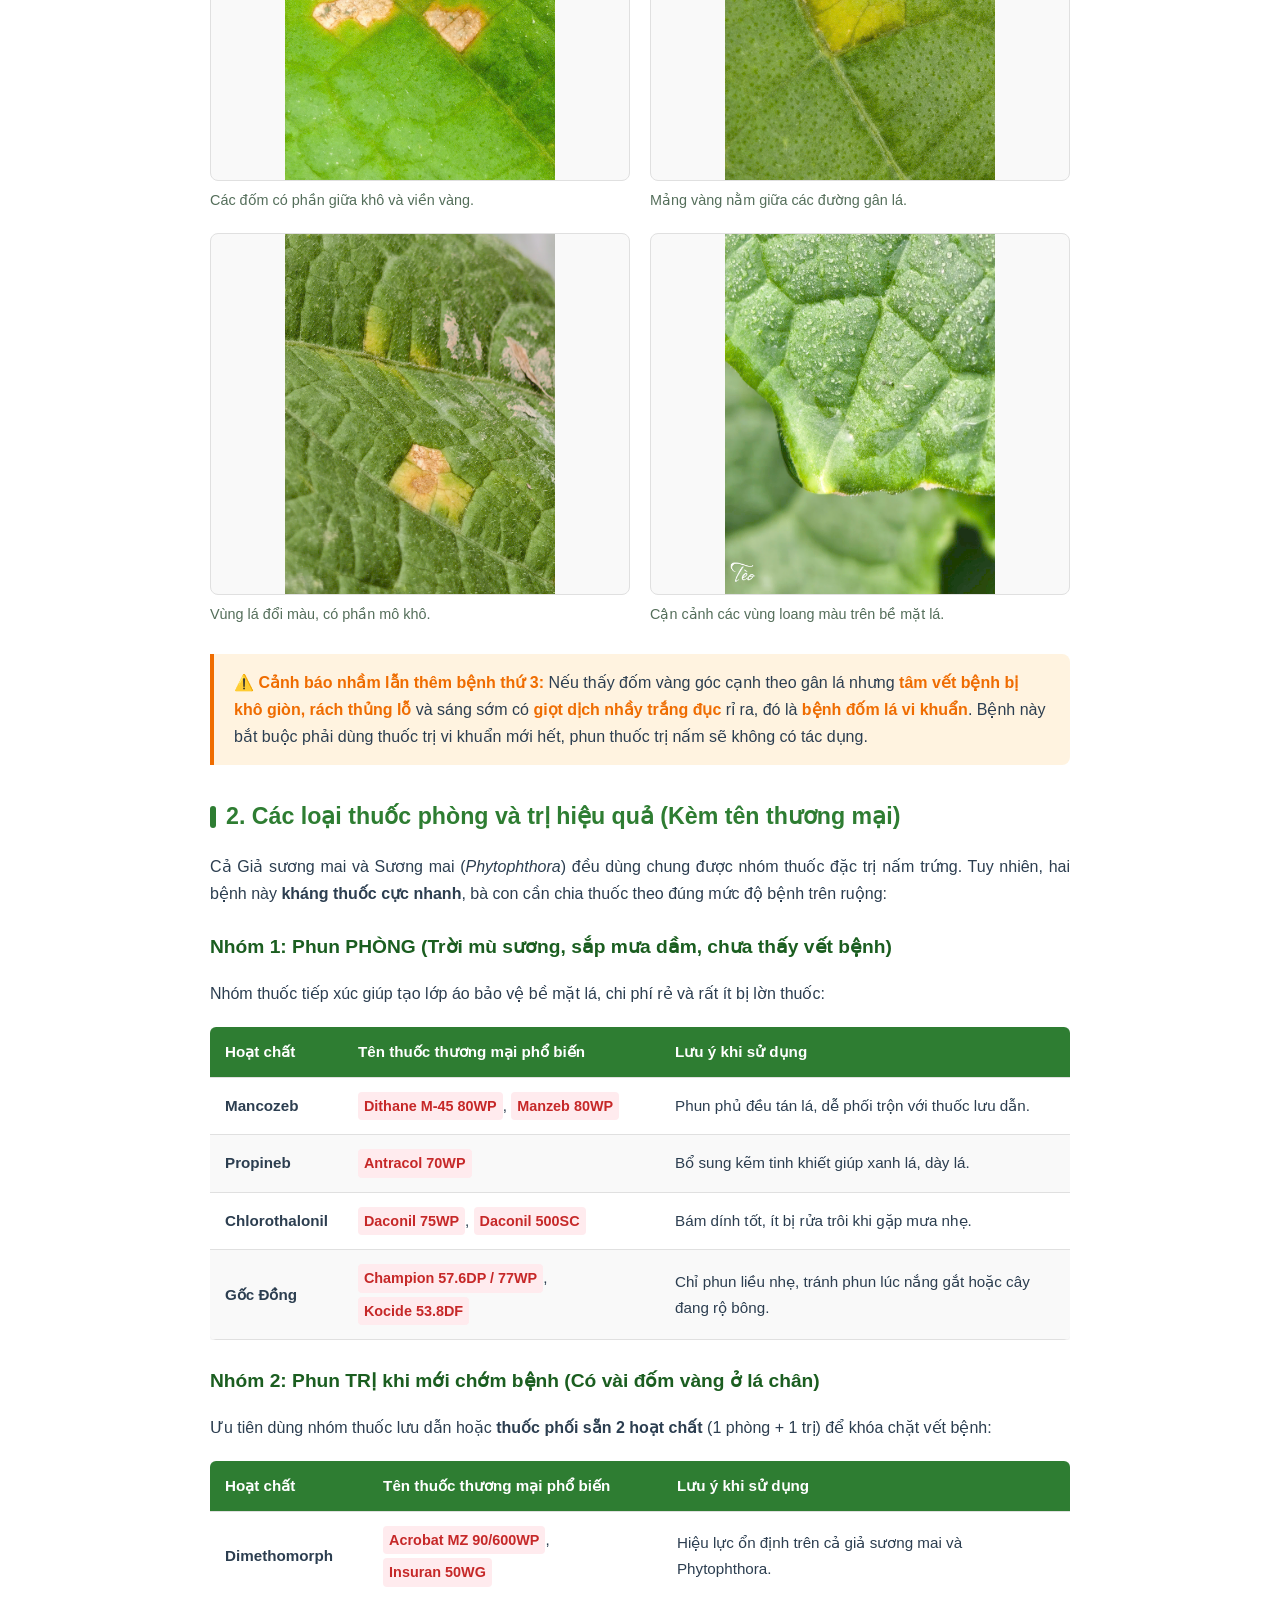
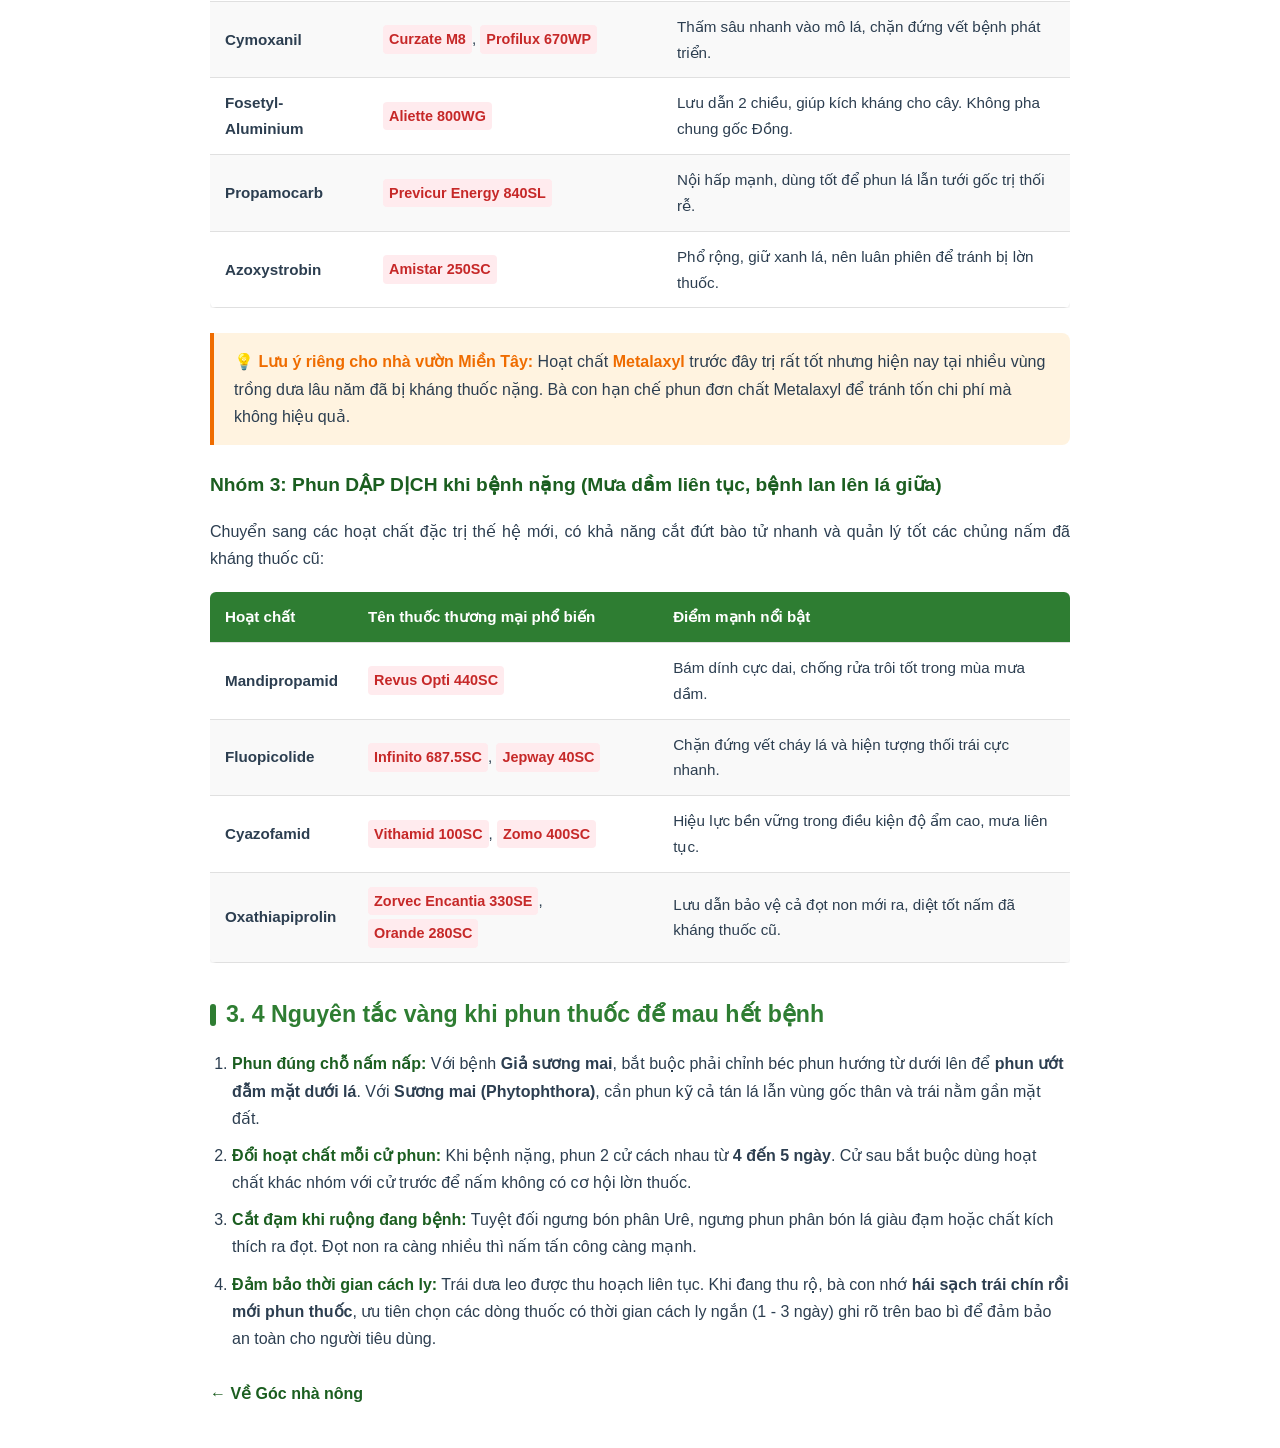
<file: phan-biet-benh-suong-mai-dua-leo.html>
<!DOCTYPE html>
<html lang="vi">
<head>
    <meta charset="UTF-8">
    <meta name="viewport" content="width=device-width, initial-scale=1.0">
    <title>Phân biệt bệnh Giả sương mai &amp; Sương mai trên dưa leo | TAHURA</title>
    <meta name="description" content="Hướng dẫn phân biệt chuẩn xác bệnh sương mai và giả sương mai trên cây dưa leo tại Miền Tây. Tổng hợp các nhóm hoạt chất và tên thuốc thương mại đặc trị phòng trừ dịch hại.">
    <meta name="keywords" content="sương mai dưa leo, giả sương mai trên dưa leo, bệnh dưa leo miền tây, thuốc trị giả sương mai dưa leo, phytophthora dưa leo">
    <style>
        :root {
            --primary-color: #2e7d32;
            --primary-light: #e8f5e9;
            --accent-color: #ef6c00;
            --accent-light: #fff3e0;
            --text-color: #2c3e50;
            --border-color: #e0e0e0;
            --bg-gray: #f9f9f9;
        }
        body {
            font-family: -apple-system, BlinkMacSystemFont, "Segoe UI", Roboto, "Helvetica Neue", Arial, sans-serif;
            line-height: 1.7;
            color: var(--text-color);
            background-color: #ffffff;
            margin: 0;
            padding: 0;
        }
        .article-container {
            max-width: 860px;
            margin: 0 auto;
            padding: 25px 20px;
        }
        h1 {
            color: var(--primary-color);
            font-size: 1.95rem;
            line-height: 1.35;
            border-bottom: 3px solid var(--primary-color);
            padding-bottom: 12px;
            margin-top: 10px;
        }
        h2 {
            color: var(--primary-color);
            font-size: 1.45rem;
            margin-top: 32px;
            margin-bottom: 16px;
            display: flex;
            align-items: center;
        }
        h2::before {
            content: "";
            display: inline-block;
            width: 6px;
            height: 22px;
            background-color: var(--primary-color);
            margin-right: 10px;
            border-radius: 3px;
        }
        h3 {
            color: #1b5e20;
            font-size: 1.2rem;
            margin-top: 24px;
            margin-bottom: 12px;
        }
        p {
            margin-bottom: 16px;
            text-align: justify;
        }
        .intro-lead {
            font-size: 1.05rem;
            font-weight: 500;
            color: #37474f;
            background-color: var(--bg-gray);
            padding: 16px 20px;
            border-left: 4px solid var(--primary-color);
            border-radius: 0 8px 8px 0;
            margin-bottom: 25px;
        }
        .table-responsive {
            overflow-x: auto;
            margin: 20px 0 25px 0;
        }
        table {
            width: 100%;
            border-collapse: collapse;
            font-size: 0.95rem;
            background-color: #fff;
            box-shadow: 0 1px 3px rgba(0,0,0,0.1);
            border-radius: 6px;
            overflow: hidden;
        }
        th, td {
            padding: 12px 15px;
            text-align: left;
            border-bottom: 1px solid var(--border-color);
        }
        th {
            background-color: var(--primary-color);
            color: #ffffff;
            font-weight: 600;
            white-space: nowrap;
        }
        tr:nth-child(even) {
            background-color: var(--bg-gray);
        }
        tr:hover {
            background-color: var(--primary-light);
        }
        .callout-box {
            background-color: var(--accent-light);
            border-left: 4px solid var(--accent-color);
            padding: 15px 20px;
            margin: 20px 0;
            border-radius: 0 8px 8px 0;
        }
        .callout-box strong {
            color: var(--accent-color);
        }
        .trade-name {
            font-weight: 600;
            color: #c62828;
            background-color: #ffebee;
            padding: 2px 6px;
            border-radius: 4px;
            font-size: 0.9rem;
            display: inline-block;
            margin: 2px 0;
        }
        ol, ul {
            padding-left: 22px;
            margin-bottom: 20px;
        }
        li {
            margin-bottom: 10px;
        }
        .highlight {
            font-weight: 600;
            color: #1b5e20;
        }
        @media (max-width: 600px) {
            h1 { font-size: 1.5rem; }
            h2 { font-size: 1.25rem; }
            .article-container { padding: 15px 12px; }
            th, td { padding: 10px; font-size: 0.88rem; }
        }
    </style>
    <link rel="icon" type="image/png" href="assets/favicon.png">
    <style>.article-back{display:inline-block;color:#1b5e20;font-weight:600;text-decoration:none;margin:8px 0 16px}.article-back:hover{text-decoration:underline}h2::before{flex-shrink:0} .table-responsive table{min-width:620px}</style>
<style>
.disease-photo-grid{display:grid;grid-template-columns:repeat(2,minmax(0,1fr));gap:20px;margin:20px 0 28px}
.disease-photo-grid figure{margin:0;min-width:0}
.disease-photo-open{display:block;width:100%;padding:0;border:1px solid #e0e0e0;border-radius:8px;background:#f9f9f9;cursor:zoom-in;overflow:hidden}
.disease-photo-open img{display:block;width:100%;height:360px;object-fit:contain}
.disease-photo-grid figcaption{font-size:.9rem;color:#546e5a;line-height:1.6;margin-top:8px}
.photo-viewer{width:min(96vw,1100px);max-width:none;max-height:96vh;padding:12px;border:0;border-radius:10px;background:#fff;color:#2c3e50}
.photo-viewer::backdrop{background:rgba(0,0,0,.85)}
.photo-viewer img{display:block;width:100%;height:72vh;object-fit:contain;background:#f9f9f9}
.photo-viewer-toolbar{display:flex;gap:12px;align-items:center;justify-content:space-between;margin:0 0 10px}
.photo-viewer button{border:0;border-radius:5px;background:#2e7d32;color:#fff;padding:10px 14px;cursor:pointer;font:inherit}
.photo-viewer-controls{display:flex;justify-content:center;gap:16px;align-items:center;margin-top:10px}
.photo-viewer-caption{margin:8px 0;text-align:center;font-size:.9rem}
@media(max-width:600px){.disease-photo-grid{grid-template-columns:1fr}.disease-photo-open img{height:auto;max-height:480px}.photo-viewer img{height:65vh}}
</style>
</head>
<body>

<article class="article-container">
    <a class="article-back" href="goc-nha-nong.html">← Góc nhà nông</a>

    <h1>Phân biệt bệnh Giả sương mai &amp; Sương mai trên dưa leo</h1>

    <div class="intro-lead">
        Vào mùa sương mù dày vụ Đông Xuân hay những đợt mưa dầm ở Miền Tây, giàn dưa leo rất dễ bị vàng lá, cháy dây chỉ sau vài ngày. Nhiều bà con hay gọi chung là "bệnh sương mai", nhưng thực tế ngoài ruộng có <strong>2 bệnh khác nhau</strong> là <strong>Giả sương mai</strong> và <strong>Sương mai (thối nhũn <em>Phytophthora</em>)</strong>.
    </div>

    <p>Bài viết này giúp bà con nhìn phát biết ngay bệnh gì, kèm bảng tra cứu hoạt chất và <strong>tên thuốc thương mại phổ biến</strong> để ra đại lý mua đúng thuốc, trị đúng bệnh.</p>

    <h2>1. Cách phân biệt Giả sương mai và Sương mai ngoài ruộng</h2>

    <p>Cả hai bệnh đều do nhóm <strong>nấm trứng</strong> gây ra (không phải nấm thường), nên phun thuốc trị nấm phổ thông sẽ không có hiệu quả. Bà con có thể phân biệt nhanh qua 4 dấu hiệu dưới đây:</p>

    <div class="table-responsive">
        <table>
            <thead>
                <tr>
                    <th>Dấu hiệu nhận biết</th>
                    <th>Bệnh Giả sương mai</th>
                    <th>Bệnh Sương mai (Phytophthora)</th>
                </tr>
            </thead>
            <tbody>
                <tr>
                    <td><strong>Vị trí gây hại</strong></td>
                    <td>Chủ yếu hại <strong>lá</strong> (không làm thối trái trực tiếp).</td>
                    <td>Hại toàn cây: <strong>gốc thân, lá, bông và thối nhũn trái</strong>.</td>
                </tr>
                <tr>
                    <td><strong>Hình dạng vết lá</strong></td>
                    <td>Đốm vàng tươi, <strong>góc cạnh theo đường gân lá</strong> (nhìn như ô bàn cờ).</td>
                    <td>Mảng úng nước <strong>to, lan rộng tự do, không theo gân</strong>, cháy lá rất nhanh.</td>
                </tr>
                <tr>
                    <td><strong>Lớp mốc sáng sớm</strong></td>
                    <td>Mặt dưới lá có lớp mốc mịn màu <strong>xám tím hoặc nâu xám</strong>.</td>
                    <td>Có lớp mốc <strong>trắng mịn như bông</strong> (thấy rất rõ trên trái bị thối).</td>
                </tr>
                <tr>
                    <td><strong>Đường lây lan</strong></td>
                    <td>Bay theo gió và sương mù từ ruộng khác sang.</td>
                    <td>Nằm sẵn trong đất, gặp mưa lớn hoặc ngập úng bắn lên cây.</td>
                </tr>
            </tbody>
        </table>
    </div>

<section class="disease-photos" aria-labelledby="disease-photos-title"><h3 id="disease-photos-title">Hình ảnh thực tế trên lá dưa leo</h3><p>Ảnh do TAHURA cung cấp để đối chiếu các dấu hiệu trên lá. Bấm vào ảnh để xem lớn và chuyển qua các ảnh kế bên.</p><div class="disease-photo-grid"><figure><button type="button" class="disease-photo-open" data-photo="0" aria-label="Xem lớn ảnh 1: Cận cảnh bề mặt lá và các đường gân."><img src="assets/suong-mai-thuc-te-1.jpg" width="1920" height="2560" alt="Cận cảnh bề mặt lá và các đường gân." loading="lazy" decoding="async"></button><figcaption>Cận cảnh bề mặt lá và các đường gân.</figcaption></figure><figure><button type="button" class="disease-photo-open" data-photo="1" aria-label="Xem lớn ảnh 2: Tổng quan tán lá dưa leo ngoài ruộng."><img src="assets/suong-mai-thuc-te-2.jpg" width="1920" height="2560" alt="Tổng quan tán lá dưa leo ngoài ruộng." loading="lazy" decoding="async"></button><figcaption>Tổng quan tán lá dưa leo ngoài ruộng.</figcaption></figure><figure><button type="button" class="disease-photo-open" data-photo="2" aria-label="Xem lớn ảnh 3: Các đốm có phần giữa khô và viền vàng."><img src="assets/suong-mai-thuc-te-3.jpg" width="1920" height="2560" alt="Các đốm có phần giữa khô và viền vàng." loading="lazy" decoding="async"></button><figcaption>Các đốm có phần giữa khô và viền vàng.</figcaption></figure><figure><button type="button" class="disease-photo-open" data-photo="3" aria-label="Xem lớn ảnh 4: Mảng vàng nằm giữa các đường gân lá."><img src="assets/suong-mai-thuc-te-4.jpg" width="1920" height="2560" alt="Mảng vàng nằm giữa các đường gân lá." loading="lazy" decoding="async"></button><figcaption>Mảng vàng nằm giữa các đường gân lá.</figcaption></figure><figure><button type="button" class="disease-photo-open" data-photo="4" aria-label="Xem lớn ảnh 5: Vùng lá đổi màu, có phần mô khô."><img src="assets/suong-mai-thuc-te-5.jpg" width="1920" height="2560" alt="Vùng lá đổi màu, có phần mô khô." loading="lazy" decoding="async"></button><figcaption>Vùng lá đổi màu, có phần mô khô.</figcaption></figure><figure><button type="button" class="disease-photo-open" data-photo="5" aria-label="Xem lớn ảnh 6: Cận cảnh các vùng loang màu trên bề mặt lá."><img src="assets/suong-mai-thuc-te-6.jpg" width="1920" height="2560" alt="Cận cảnh các vùng loang màu trên bề mặt lá." loading="lazy" decoding="async"></button><figcaption>Cận cảnh các vùng loang màu trên bề mặt lá.</figcaption></figure></div></section>
    <div class="callout-box">
        <strong>⚠️ Cảnh báo nhầm lẫn thêm bệnh thứ 3:</strong> Nếu thấy đốm vàng góc cạnh theo gân lá nhưng <strong>tâm vết bệnh bị khô giòn, rách thủng lỗ</strong> và sáng sớm có <strong>giọt dịch nhầy trắng đục</strong> rỉ ra, đó là <strong>bệnh đốm lá vi khuẩn</strong>. Bệnh này bắt buộc phải dùng thuốc trị vi khuẩn mới hết, phun thuốc trị nấm sẽ không có tác dụng.
    </div>

    <h2>2. Các loại thuốc phòng và trị hiệu quả (Kèm tên thương mại)</h2>

    <p>Cả Giả sương mai và Sương mai (<em>Phytophthora</em>) đều dùng chung được nhóm thuốc đặc trị nấm trứng. Tuy nhiên, hai bệnh này <strong>kháng thuốc cực nhanh</strong>, bà con cần chia thuốc theo đúng mức độ bệnh trên ruộng:</p>

    <h3>Nhóm 1: Phun PHÒNG (Trời mù sương, sắp mưa dầm, chưa thấy vết bệnh)</h3>
    <p>Nhóm thuốc tiếp xúc giúp tạo lớp áo bảo vệ bề mặt lá, chi phí rẻ và rất ít bị lờn thuốc:</p>

    <div class="table-responsive">
        <table>
            <thead>
                <tr>
                    <th>Hoạt chất</th>
                    <th>Tên thuốc thương mại phổ biến</th>
                    <th>Lưu ý khi sử dụng</th>
                </tr>
            </thead>
            <tbody>
                <tr>
                    <td><strong>Mancozeb</strong></td>
                    <td><span class="trade-name">Dithane M-45 80WP</span>, <span class="trade-name">Manzeb 80WP</span></td>
                    <td>Phun phủ đều tán lá, dễ phối trộn với thuốc lưu dẫn.</td>
                </tr>
                <tr>
                    <td><strong>Propineb</strong></td>
                    <td><span class="trade-name">Antracol 70WP</span></td>
                    <td>Bổ sung kẽm tinh khiết giúp xanh lá, dày lá.</td>
                </tr>
                <tr>
                    <td><strong>Chlorothalonil</strong></td>
                    <td><span class="trade-name">Daconil 75WP</span>, <span class="trade-name">Daconil 500SC</span></td>
                    <td>Bám dính tốt, ít bị rửa trôi khi gặp mưa nhẹ.</td>
                </tr>
                <tr>
                    <td><strong>Gốc Đồng</strong></td>
                    <td><span class="trade-name">Champion 57.6DP / 77WP</span>, <span class="trade-name">Kocide 53.8DF</span></td>
                    <td>Chỉ phun liều nhẹ, tránh phun lúc nắng gắt hoặc cây đang rộ bông.</td>
                </tr>
            </tbody>
        </table>
    </div>

    <h3>Nhóm 2: Phun TRỊ khi mới chớm bệnh (Có vài đốm vàng ở lá chân)</h3>
    <p>Ưu tiên dùng nhóm thuốc lưu dẫn hoặc <strong>thuốc phối sẵn 2 hoạt chất</strong> (1 phòng + 1 trị) để khóa chặt vết bệnh:</p>

    <div class="table-responsive">
        <table>
            <thead>
                <tr>
                    <th>Hoạt chất</th>
                    <th>Tên thuốc thương mại phổ biến</th>
                    <th>Lưu ý khi sử dụng</th>
                </tr>
            </thead>
            <tbody>
                <tr>
                    <td><strong>Dimethomorph</strong></td>
                    <td><span class="trade-name">Acrobat MZ 90/600WP</span>, <span class="trade-name">Insuran 50WG</span></td>
                    <td>Hiệu lực ổn định trên cả giả sương mai và Phytophthora.</td>
                </tr>
                <tr>
                    <td><strong>Cymoxanil</strong></td>
                    <td><span class="trade-name">Curzate M8</span>, <span class="trade-name">Profilux 670WP</span></td>
                    <td>Thấm sâu nhanh vào mô lá, chặn đứng vết bệnh phát triển.</td>
                </tr>
                <tr>
                    <td><strong>Fosetyl-Aluminium</strong></td>
                    <td><span class="trade-name">Aliette 800WG</span></td>
                    <td>Lưu dẫn 2 chiều, giúp kích kháng cho cây. Không pha chung gốc Đồng.</td>
                </tr>
                <tr>
                    <td><strong>Propamocarb</strong></td>
                    <td><span class="trade-name">Previcur Energy 840SL</span></td>
                    <td>Nội hấp mạnh, dùng tốt để phun lá lẫn tưới gốc trị thối rễ.</td>
                </tr>
                <tr>
                    <td><strong>Azoxystrobin</strong></td>
                    <td><span class="trade-name">Amistar 250SC</span></td>
                    <td>Phổ rộng, giữ xanh lá, nên luân phiên để tránh bị lờn thuốc.</td>
                </tr>
            </tbody>
        </table>
    </div>

    <div class="callout-box">
        <strong>💡 Lưu ý riêng cho nhà vườn Miền Tây:</strong> Hoạt chất <strong>Metalaxyl</strong> trước đây trị rất tốt nhưng hiện nay tại nhiều vùng trồng dưa lâu năm đã bị kháng thuốc nặng. Bà con hạn chế phun đơn chất Metalaxyl để tránh tốn chi phí mà không hiệu quả.
    </div>

    <h3>Nhóm 3: Phun DẬP DỊCH khi bệnh nặng (Mưa dầm liên tục, bệnh lan lên lá giữa)</h3>
    <p>Chuyển sang các hoạt chất đặc trị thế hệ mới, có khả năng cắt đứt bào tử nhanh và quản lý tốt các chủng nấm đã kháng thuốc cũ:</p>

    <div class="table-responsive">
        <table>
            <thead>
                <tr>
                    <th>Hoạt chất</th>
                    <th>Tên thuốc thương mại phổ biến</th>
                    <th>Điểm mạnh nổi bật</th>
                </tr>
            </thead>
            <tbody>
                <tr>
                    <td><strong>Mandipropamid</strong></td>
                    <td><span class="trade-name">Revus Opti 440SC</span></td>
                    <td>Bám dính cực dai, chống rửa trôi tốt trong mùa mưa dầm.</td>
                </tr>
                <tr>
                    <td><strong>Fluopicolide</strong></td>
                    <td><span class="trade-name">Infinito 687.5SC</span>, <span class="trade-name">Jepway 40SC</span></td>
                    <td>Chặn đứng vết cháy lá và hiện tượng thối trái cực nhanh.</td>
                </tr>
                <tr>
                    <td><strong>Cyazofamid</strong></td>
                    <td><span class="trade-name">Vithamid 100SC</span>, <span class="trade-name">Zomo 400SC</span></td>
                    <td>Hiệu lực bền vững trong điều kiện độ ẩm cao, mưa liên tục.</td>
                </tr>
                <tr>
                    <td><strong>Oxathiapiprolin</strong></td>
                    <td><span class="trade-name">Zorvec Encantia 330SE</span>, <span class="trade-name">Orande 280SC</span></td>
                    <td>Lưu dẫn bảo vệ cả đọt non mới ra, diệt tốt nấm đã kháng thuốc cũ.</td>
                </tr>
            </tbody>
        </table>
    </div>

    <h2>3. 4 Nguyên tắc vàng khi phun thuốc để mau hết bệnh</h2>

    <ol>
        <li><span class="highlight">Phun đúng chỗ nấm nấp:</span> Với bệnh <strong>Giả sương mai</strong>, bắt buộc phải chỉnh béc phun hướng từ dưới lên để <strong>phun ướt đẫm mặt dưới lá</strong>. Với <strong>Sương mai (Phytophthora)</strong>, cần phun kỹ cả tán lá lẫn vùng gốc thân và trái nằm gần mặt đất.</li>
        <li><span class="highlight">Đổi hoạt chất mỗi cử phun:</span> Khi bệnh nặng, phun 2 cử cách nhau từ <strong>4 đến 5 ngày</strong>. Cử sau bắt buộc dùng hoạt chất khác nhóm với cử trước để nấm không có cơ hội lờn thuốc.</li>
        <li><span class="highlight">Cắt đạm khi ruộng đang bệnh:</span> Tuyệt đối ngưng bón phân Urê, ngưng phun phân bón lá giàu đạm hoặc chất kích thích ra đọt. Đọt non ra càng nhiều thì nấm tấn công càng mạnh.</li>
        <li><span class="highlight">Đảm bảo thời gian cách ly:</span> Trái dưa leo được thu hoạch liên tục. Khi đang thu rộ, bà con nhớ <strong>hái sạch trái chín rồi mới phun thuốc</strong>, ưu tiên chọn các dòng thuốc có thời gian cách ly ngắn (1 - 3 ngày) ghi rõ trên bao bì để đảm bảo an toàn cho người tiêu dùng.</li>
    </ol>

    <a class="article-back" href="goc-nha-nong.html">← Về Góc nhà nông</a>
</article>

<dialog class="photo-viewer" aria-label="Xem ảnh thực tế trên lá dưa leo"><div class="photo-viewer-toolbar"><strong>Ảnh thực tế trên lá dưa leo</strong><button type="button" data-close>Đóng ×</button></div><img alt=""><p class="photo-viewer-caption"></p><div class="photo-viewer-controls"><button type="button" data-prev aria-label="Ảnh trước">← Trước</button><span aria-live="polite" data-count></span><button type="button" data-next aria-label="Ảnh tiếp theo">Tiếp →</button></div></dialog>
<script>
(()=>{const photos=[...document.querySelectorAll('.disease-photo-open')],viewer=document.querySelector('.photo-viewer');if(!viewer||!photos.length)return;const image=viewer.querySelector('img'),caption=viewer.querySelector('.photo-viewer-caption'),count=viewer.querySelector('[data-count]');let current=0;function show(i){current=(i+photos.length)%photos.length;const source=photos[current].querySelector('img');image.src=source.getAttribute('src');image.alt=source.alt;caption.textContent=source.alt;count.textContent=(current+1)+' / '+photos.length}photos.forEach((p,i)=>p.addEventListener('click',()=>{show(i);viewer.showModal()}));viewer.querySelector('[data-close]').addEventListener('click',()=>viewer.close());viewer.querySelector('[data-prev]').addEventListener('click',()=>show(current-1));viewer.querySelector('[data-next]').addEventListener('click',()=>show(current+1));viewer.addEventListener('keydown',e=>{if(e.key==='ArrowLeft'){e.preventDefault();show(current-1)}if(e.key==='ArrowRight'){e.preventDefault();show(current+1)}});viewer.addEventListener('click',e=>{if(e.target===viewer){const r=viewer.getBoundingClientRect();if(e.clientX<r.left||e.clientX>r.right||e.clientY<r.top||e.clientY>r.bottom)viewer.close()}})})();
</script>
</body>
</html>
</file>
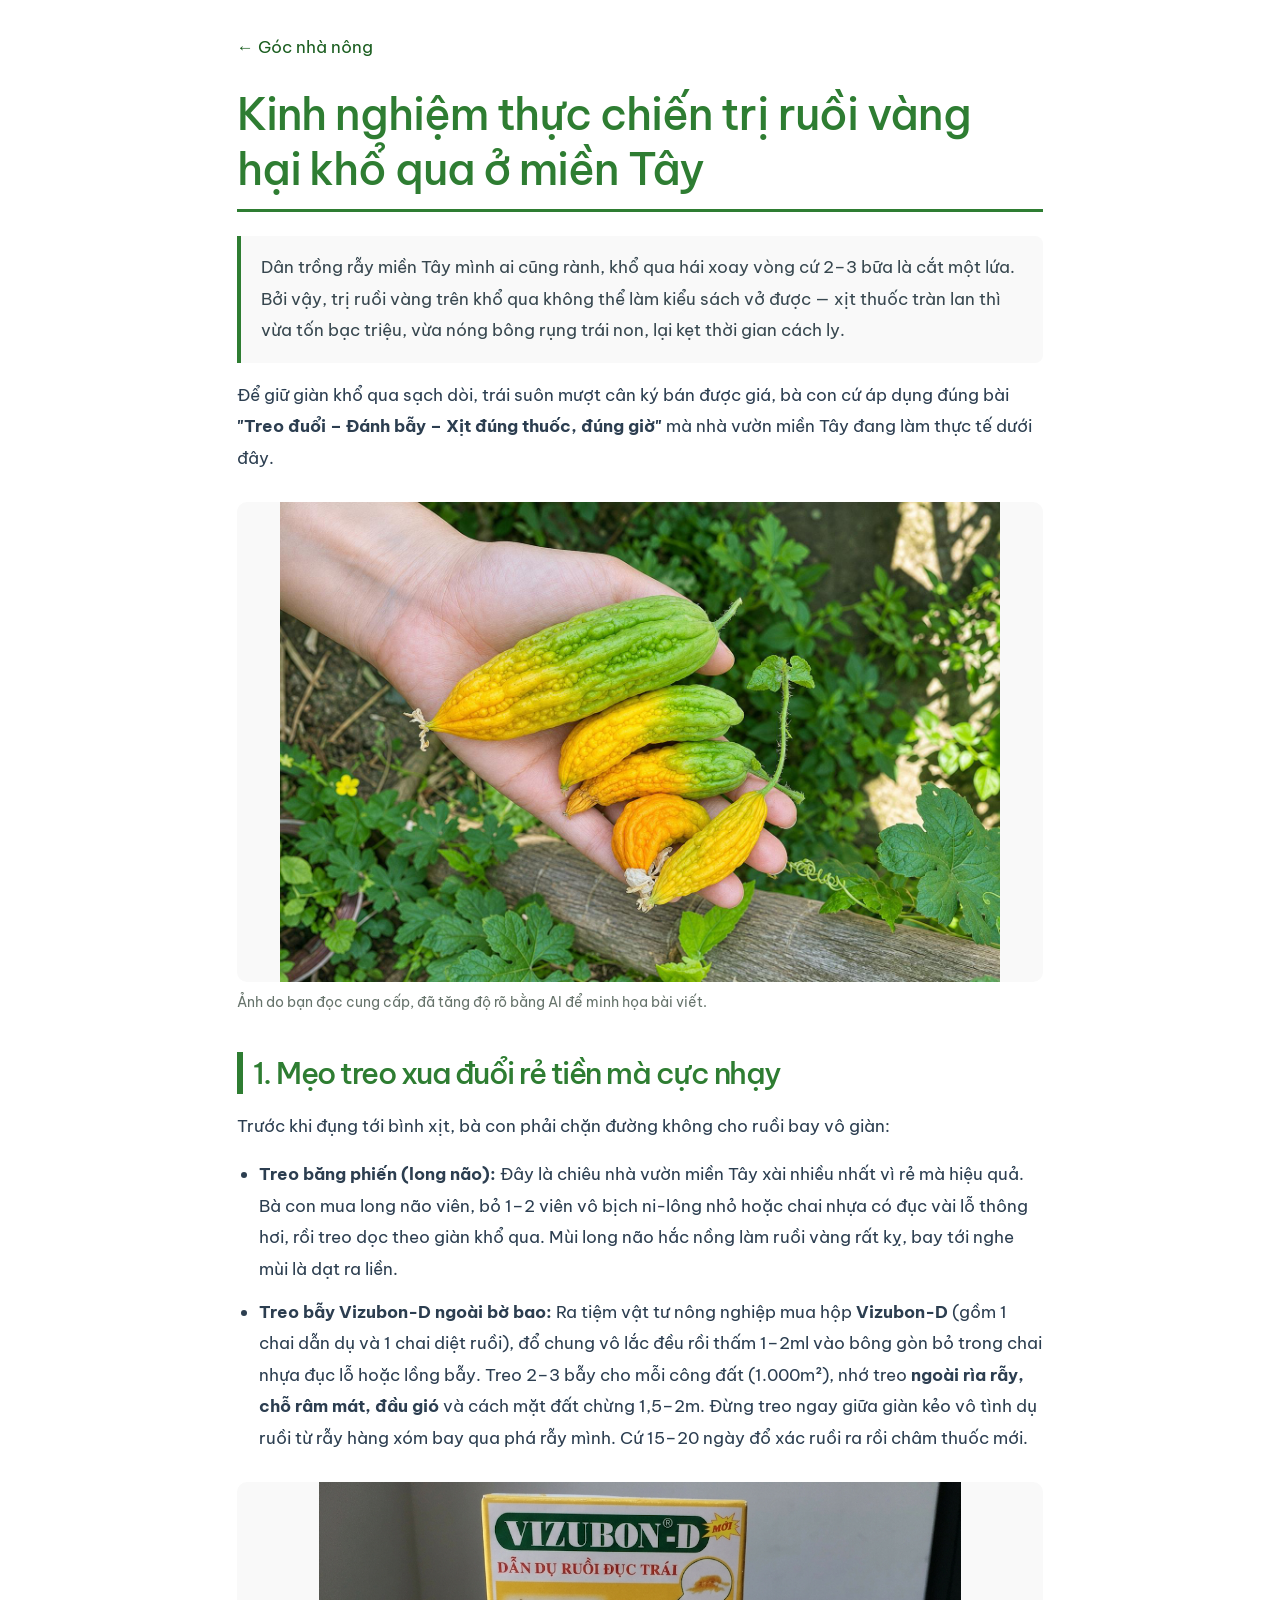
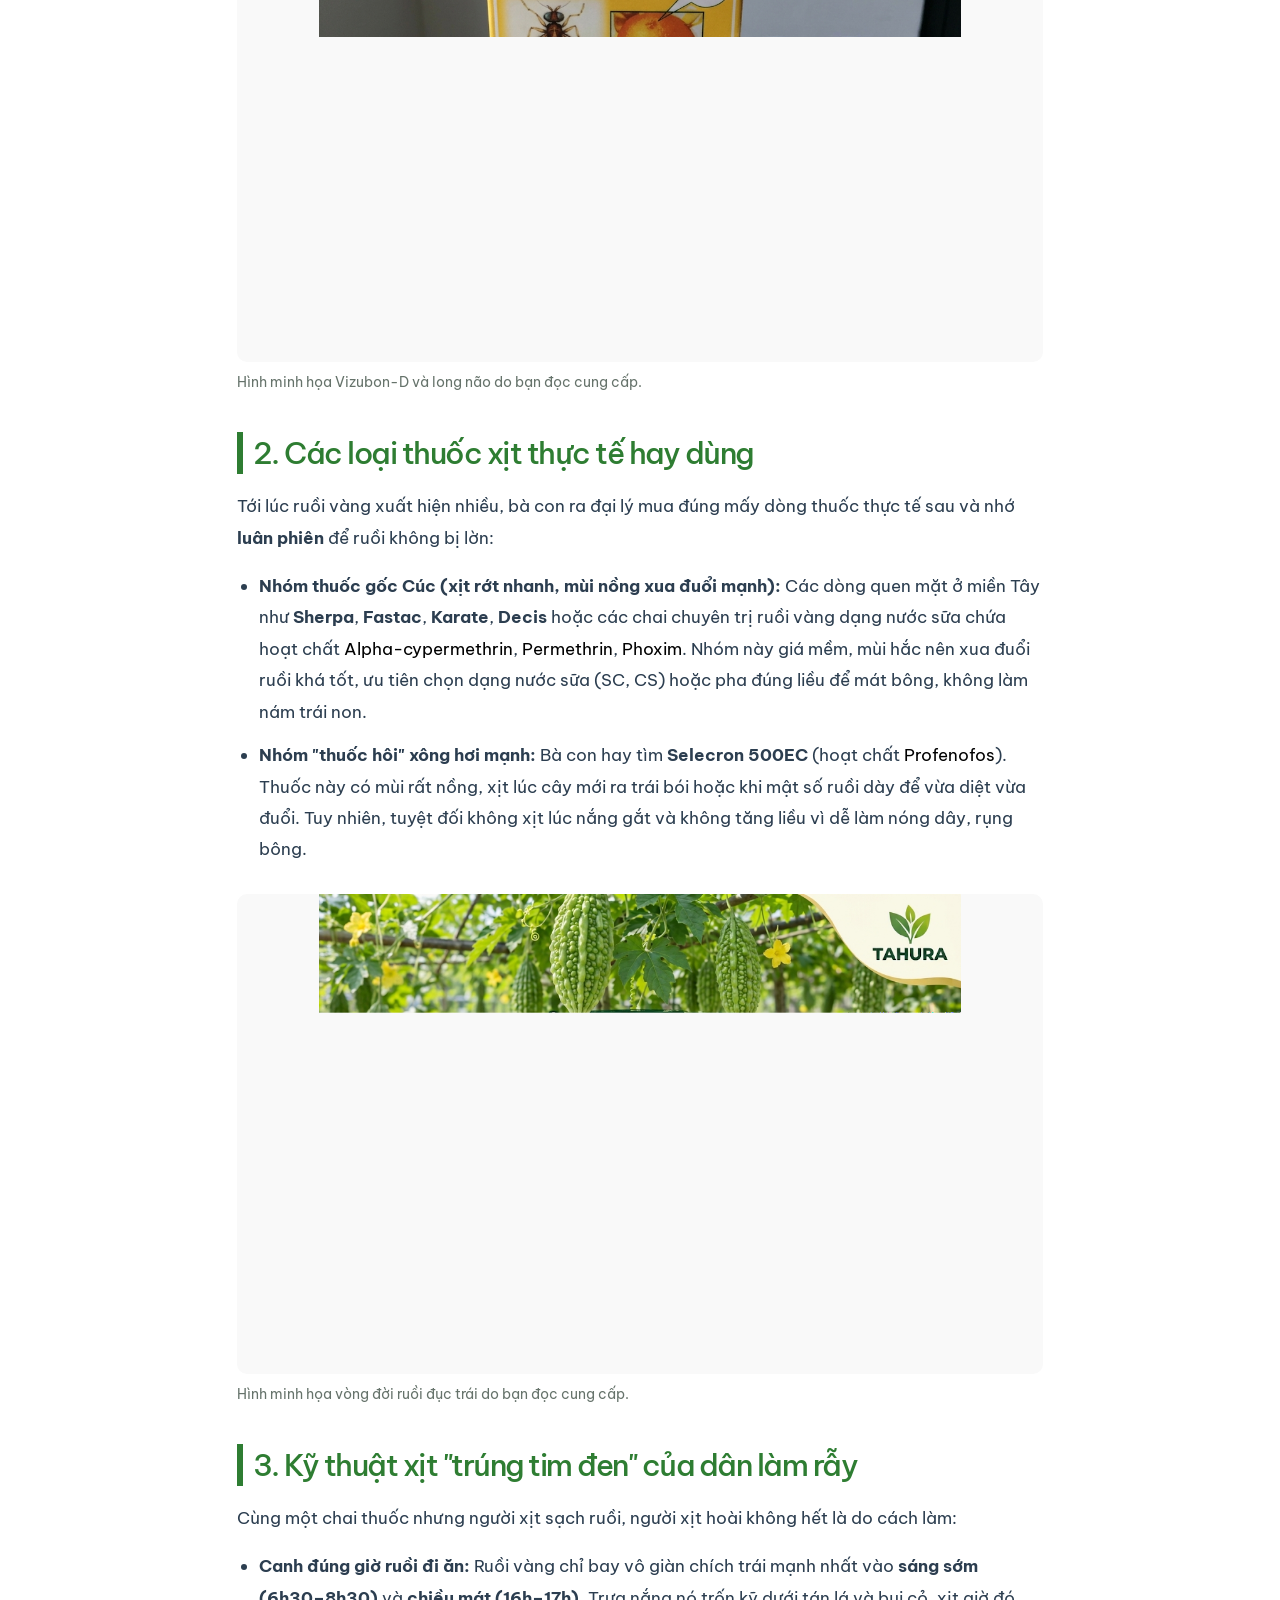
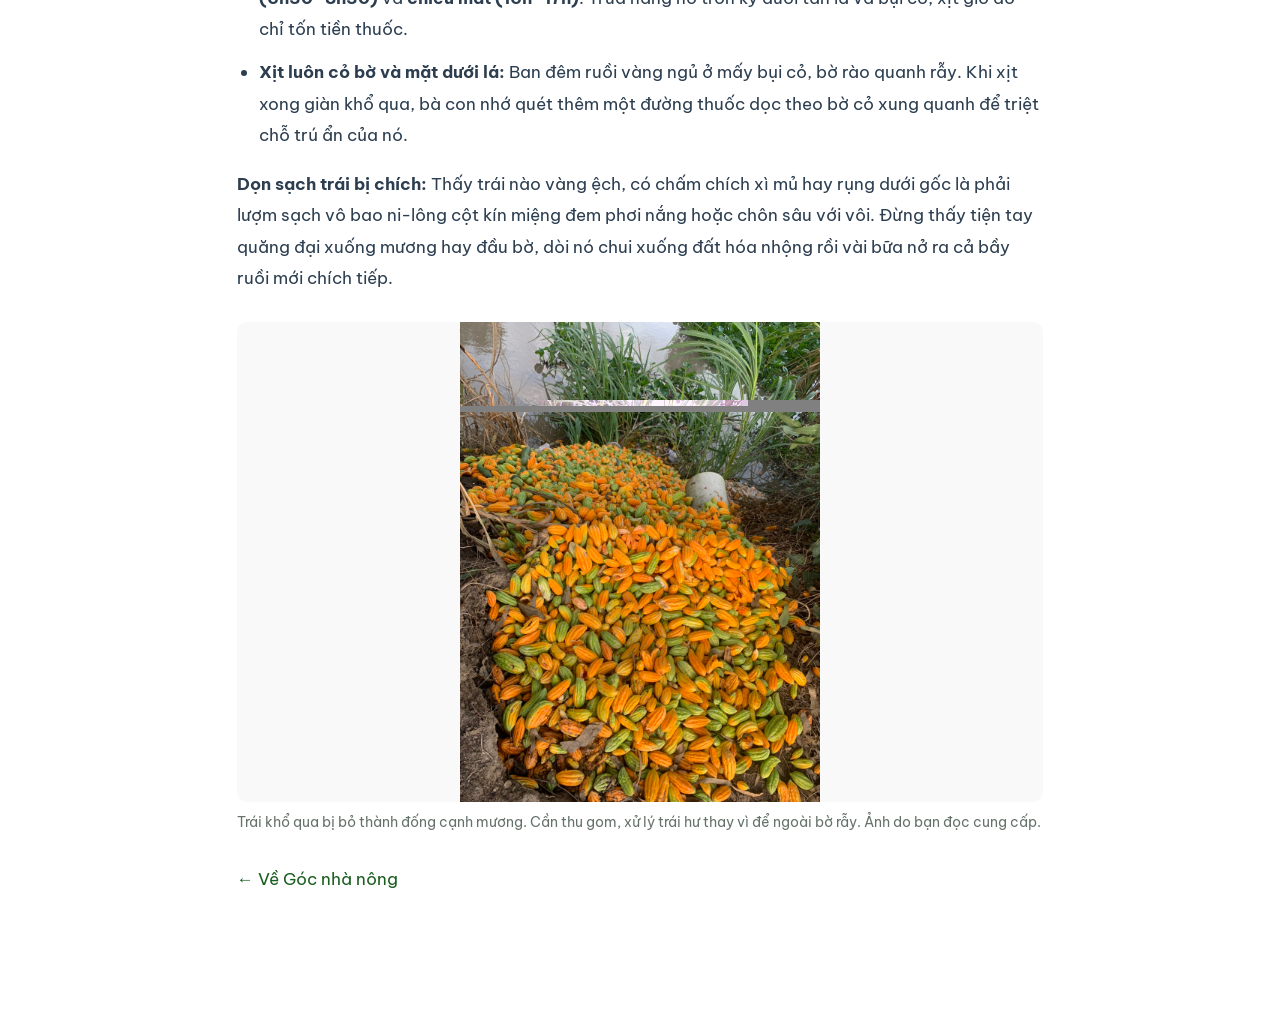
<file: phong-tru-ruoi-vang-kho-qua.html>
<!doctype html>
<html lang="vi">
<head>
<meta charset="utf-8"><meta name="viewport" content="width=device-width, initial-scale=1">
<title>Kinh nghiệm phòng trừ ruồi vàng trên khổ qua | TAHURA</title>
<meta name="description" content="Kinh nghiệm thực chiến trị ruồi vàng hại khổ qua ở miền Tây: Treo đuổi – Đánh bẫy – Xịt đúng thuốc, đúng giờ.">
<link rel="stylesheet" href="styles.css"><link rel="icon" href="assets/favicon.png" type="image/png">
<style>
.fly-article{max-width:960px;margin:auto;padding:32px 6% 60px;font-size:17px;line-height:1.85}
.fly-article h1{font-size:clamp(28px,4.5vw,44px);line-height:1.25;letter-spacing:-.025em;margin:24px 0}
.fly-article h2{font-size:clamp(23px,3vw,30px);line-height:1.4;margin-top:36px}
.fly-article li{margin:.7em 0}.fly-article ul,.fly-article ol{padding-left:1.3em}
.fly-article figure{margin:28px 0}
.fly-article figure img{display:block;width:100%;max-height:480px;object-fit:contain;border-radius:10px;background:#edf0e7}
.fly-article figcaption,.fly-article .sources{font-size:14px;color:#66736b}
.fly-article figcaption{margin-top:8px}
.fly-article nav{display:block;font-size:inherit}
</style>
<link rel="stylesheet" href="farmer-articles.css?v=1"></head>
<body class="farmer-article-page"><main class="fly-article farmer-article">
<a href="goc-nha-nong.html">← Góc nhà nông</a>
<article>
<h1>Kinh nghiệm thực chiến trị ruồi vàng hại khổ qua ở miền Tây</h1>
<p>Dân trồng rẫy miền Tây mình ai cũng rành, khổ qua hái xoay vòng cứ 2–3 bữa là cắt một lứa. Bởi vậy, trị ruồi vàng trên khổ qua không thể làm kiểu sách vở được — xịt thuốc tràn lan thì vừa tốn bạc triệu, vừa nóng bông rụng trái non, lại kẹt thời gian cách ly.</p>
<p>Để giữ giàn khổ qua sạch dòi, trái suôn mượt cân ký bán được giá, bà con cứ áp dụng đúng bài <strong>"Treo đuổi – Đánh bẫy – Xịt đúng thuốc, đúng giờ"</strong> mà nhà vườn miền Tây đang làm thực tế dưới đây.</p>
<figure><img src="assets/kho-qua-vang-ro-net.jpg" alt="Các trái khổ qua chuyển vàng trên tay người trồng" width="1536" height="1024" decoding="async"><figcaption>Ảnh do bạn đọc cung cấp, đã tăng độ rõ bằng AI để minh họa bài viết.</figcaption></figure>
<section id="treo-xua-duoi"><h2>1. Mẹo treo xua đuổi rẻ tiền mà cực nhạy</h2>
<p>Trước khi đụng tới bình xịt, bà con phải chặn đường không cho ruồi bay vô giàn:</p>
<ul>
<li><strong>Treo băng phiến (long não):</strong> Đây là chiêu nhà vườn miền Tây xài nhiều nhất vì rẻ mà hiệu quả. Bà con mua long não viên, bỏ 1–2 viên vô bịch ni-lông nhỏ hoặc chai nhựa có đục vài lỗ thông hơi, rồi treo dọc theo giàn khổ qua. Mùi long não hắc nồng làm ruồi vàng rất kỵ, bay tới nghe mùi là dạt ra liền.</li>
<li><strong>Treo bẫy Vizubon-D ngoài bờ bao:</strong> Ra tiệm vật tư nông nghiệp mua hộp <strong>Vizubon-D</strong> (gồm 1 chai dẫn dụ và 1 chai diệt ruồi), đổ chung vô lắc đều rồi thấm 1–2ml vào bông gòn bỏ trong chai nhựa đục lỗ hoặc lồng bẫy. Treo 2–3 bẫy cho mỗi công đất (1.000m²), nhớ treo <strong>ngoài rìa rẫy, chỗ râm mát, đầu gió</strong> và cách mặt đất chừng 1,5–2m. Đừng treo ngay giữa giàn kẻo vô tình dụ ruồi từ rẫy hàng xóm bay qua phá rẫy mình. Cứ 15–20 ngày đổ xác ruồi ra rồi châm thuốc mới.</li>
</ul><figure><img src="assets/vizubon-d-minh-hoa.png" alt="Hộp và hai chai Vizubon-D trên bàn cùng các viên long não" loading="lazy" decoding="async"><figcaption>Hình minh họa Vizubon-D và long não do bạn đọc cung cấp.</figcaption></figure></section>
<section id="thuoc-xit"><h2>2. Các loại thuốc xịt thực tế hay dùng</h2>
<p>Tới lúc ruồi vàng xuất hiện nhiều, bà con ra đại lý mua đúng mấy dòng thuốc thực tế sau và nhớ <strong>luân phiên</strong> để ruồi không bị lờn:</p>
<ul>
<li><strong>Nhóm thuốc gốc Cúc (xịt rớt nhanh, mùi nồng xua đuổi mạnh):</strong> Các dòng quen mặt ở miền Tây như <strong>Sherpa</strong>, <strong>Fastac</strong>, <strong>Karate</strong>, <strong>Decis</strong> hoặc các chai chuyên trị ruồi vàng dạng nước sữa chứa hoạt chất <span style="color:#000;font-style:normal">Alpha-cypermethrin</span>, <span style="color:#000;font-style:normal">Permethrin</span>, <span style="color:#000;font-style:normal">Phoxim</span>. Nhóm này giá mềm, mùi hắc nên xua đuổi ruồi khá tốt, ưu tiên chọn dạng nước sữa (SC, CS) hoặc pha đúng liều để mát bông, không làm nám trái non.</li>
<li><strong>Nhóm "thuốc hôi" xông hơi mạnh:</strong> Bà con hay tìm <strong>Selecron 500EC</strong> (hoạt chất <span style="color:#000;font-style:normal">Profenofos</span>). Thuốc này có mùi rất nồng, xịt lúc cây mới ra trái bói hoặc khi mật số ruồi dày để vừa diệt vừa đuổi. Tuy nhiên, tuyệt đối không xịt lúc nắng gắt và không tăng liều vì dễ làm nóng dây, rụng bông.</li>
</ul><figure><img src="assets/vong-doi-ruoi-vang-kho-qua.png" alt="Hình minh họa vòng đời ruồi đục trái và việc thu gom trái hư" loading="lazy" decoding="async"><figcaption>Hình minh họa vòng đời ruồi đục trái do bạn đọc cung cấp.</figcaption></figure></section>
<section id="ky-thuat-xit"><h2>3. Kỹ thuật xịt "trúng tim đen" của dân làm rẫy</h2>
<p>Cùng một chai thuốc nhưng người xịt sạch ruồi, người xịt hoài không hết là do cách làm:</p>
<ul>
<li><strong>Canh đúng giờ ruồi đi ăn:</strong> Ruồi vàng chỉ bay vô giàn chích trái mạnh nhất vào <strong>sáng sớm (6h30–8h30)</strong> và <strong>chiều mát (16h–17h)</strong>. Trưa nắng nó trốn kỹ dưới tán lá và bụi cỏ, xịt giờ đó chỉ tốn tiền thuốc.</li>
<li><strong>Xịt luôn cỏ bờ và mặt dưới lá:</strong> Ban đêm ruồi vàng ngủ ở mấy bụi cỏ, bờ rào quanh rẫy. Khi xịt xong giàn khổ qua, bà con nhớ quét thêm một đường thuốc dọc theo bờ cỏ xung quanh để triệt chỗ trú ẩn của nó.</li>
</ul>
<p><strong>Dọn sạch trái bị chích:</strong> Thấy trái nào vàng ệch, có chấm chích xì mủ hay rụng dưới gốc là phải lượm sạch vô bao ni-lông cột kín miệng đem phơi nắng hoặc chôn sâu với vôi. Đừng thấy tiện tay quăng đại xuống mương hay đầu bờ, dòi nó chui xuống đất hóa nhộng rồi vài bữa nở ra cả bầy ruồi mới chích tiếp.</p>
<figure><img src="assets/kho-qua-hu-ben-muong.jpg" alt="Đống trái khổ qua chuyển vàng và hư bị bỏ cạnh mương" loading="lazy" decoding="async"><figcaption>Trái khổ qua bị bỏ thành đống cạnh mương. Cần thu gom, xử lý trái hư thay vì để ngoài bờ rẫy. Ảnh do bạn đọc cung cấp.</figcaption></figure></section>
</article><a href="goc-nha-nong.html">← Về Góc nhà nông</a>
</main></body></html>
</file>
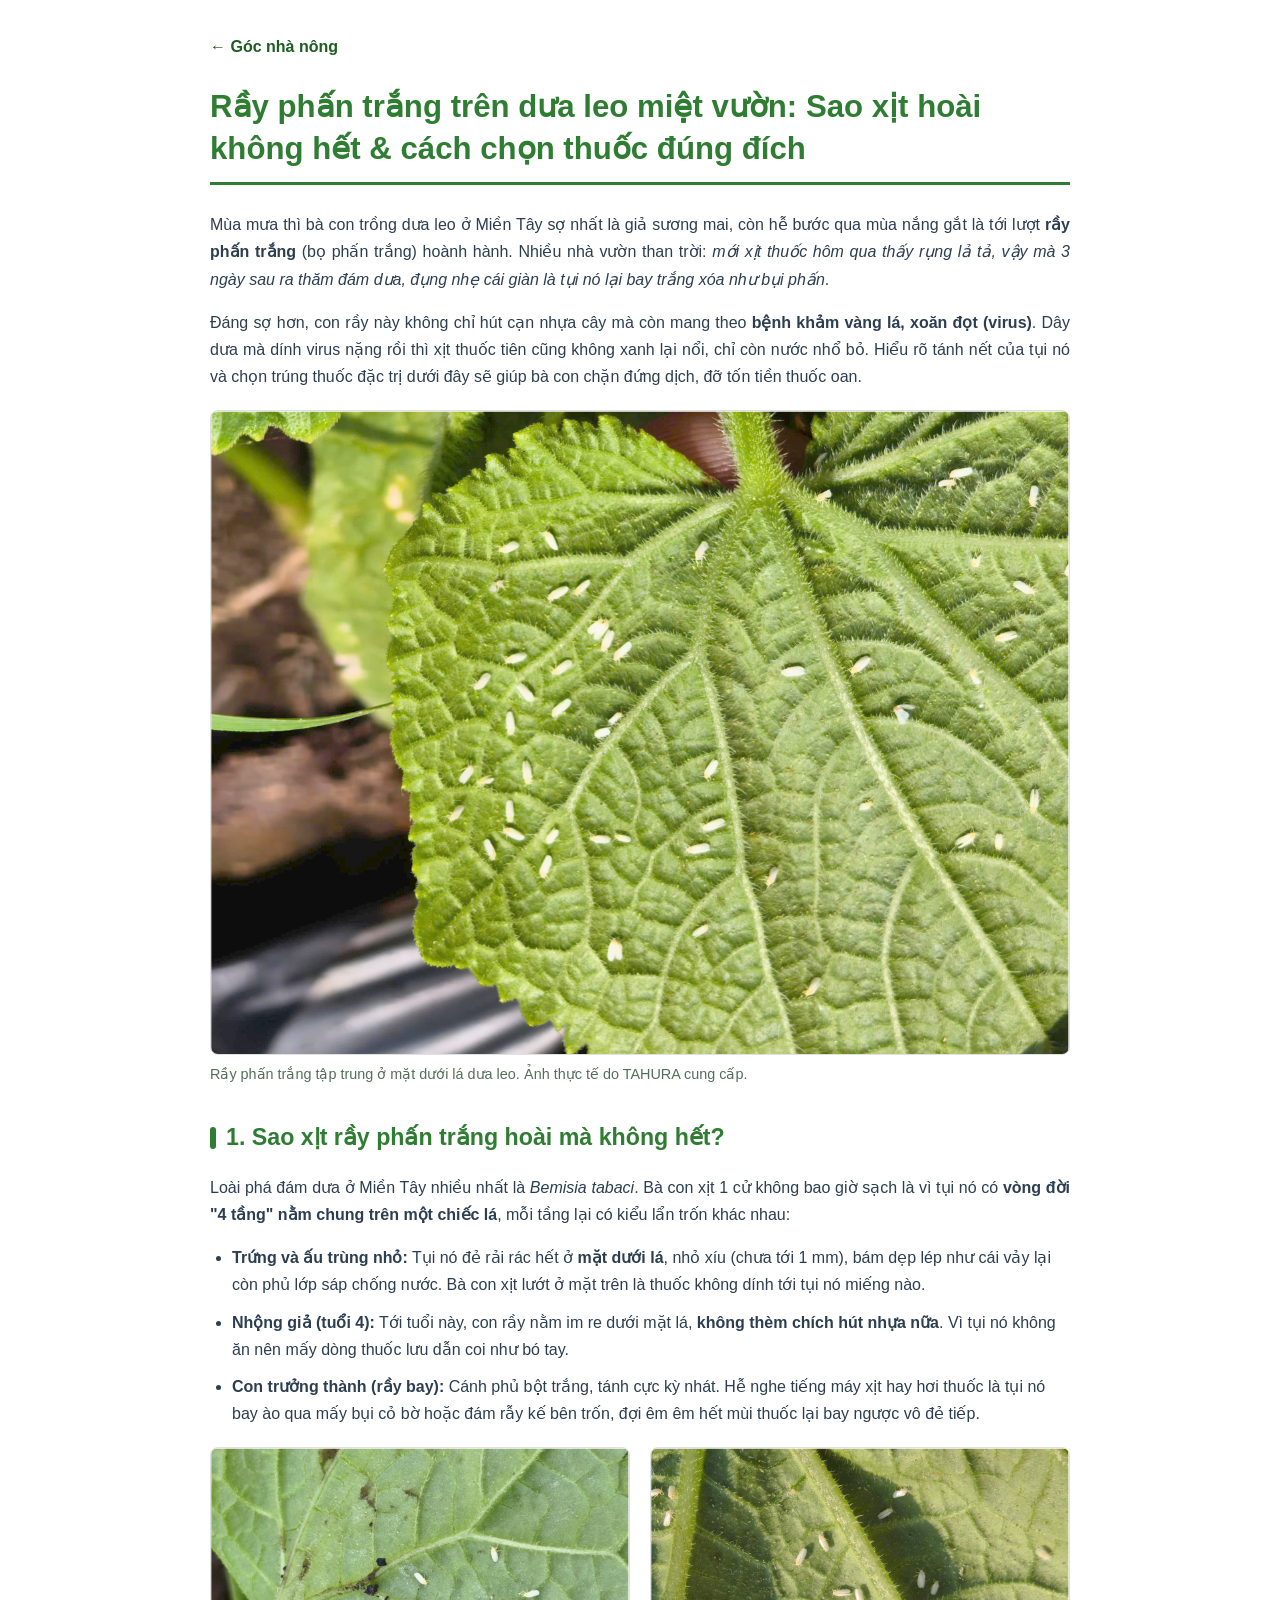
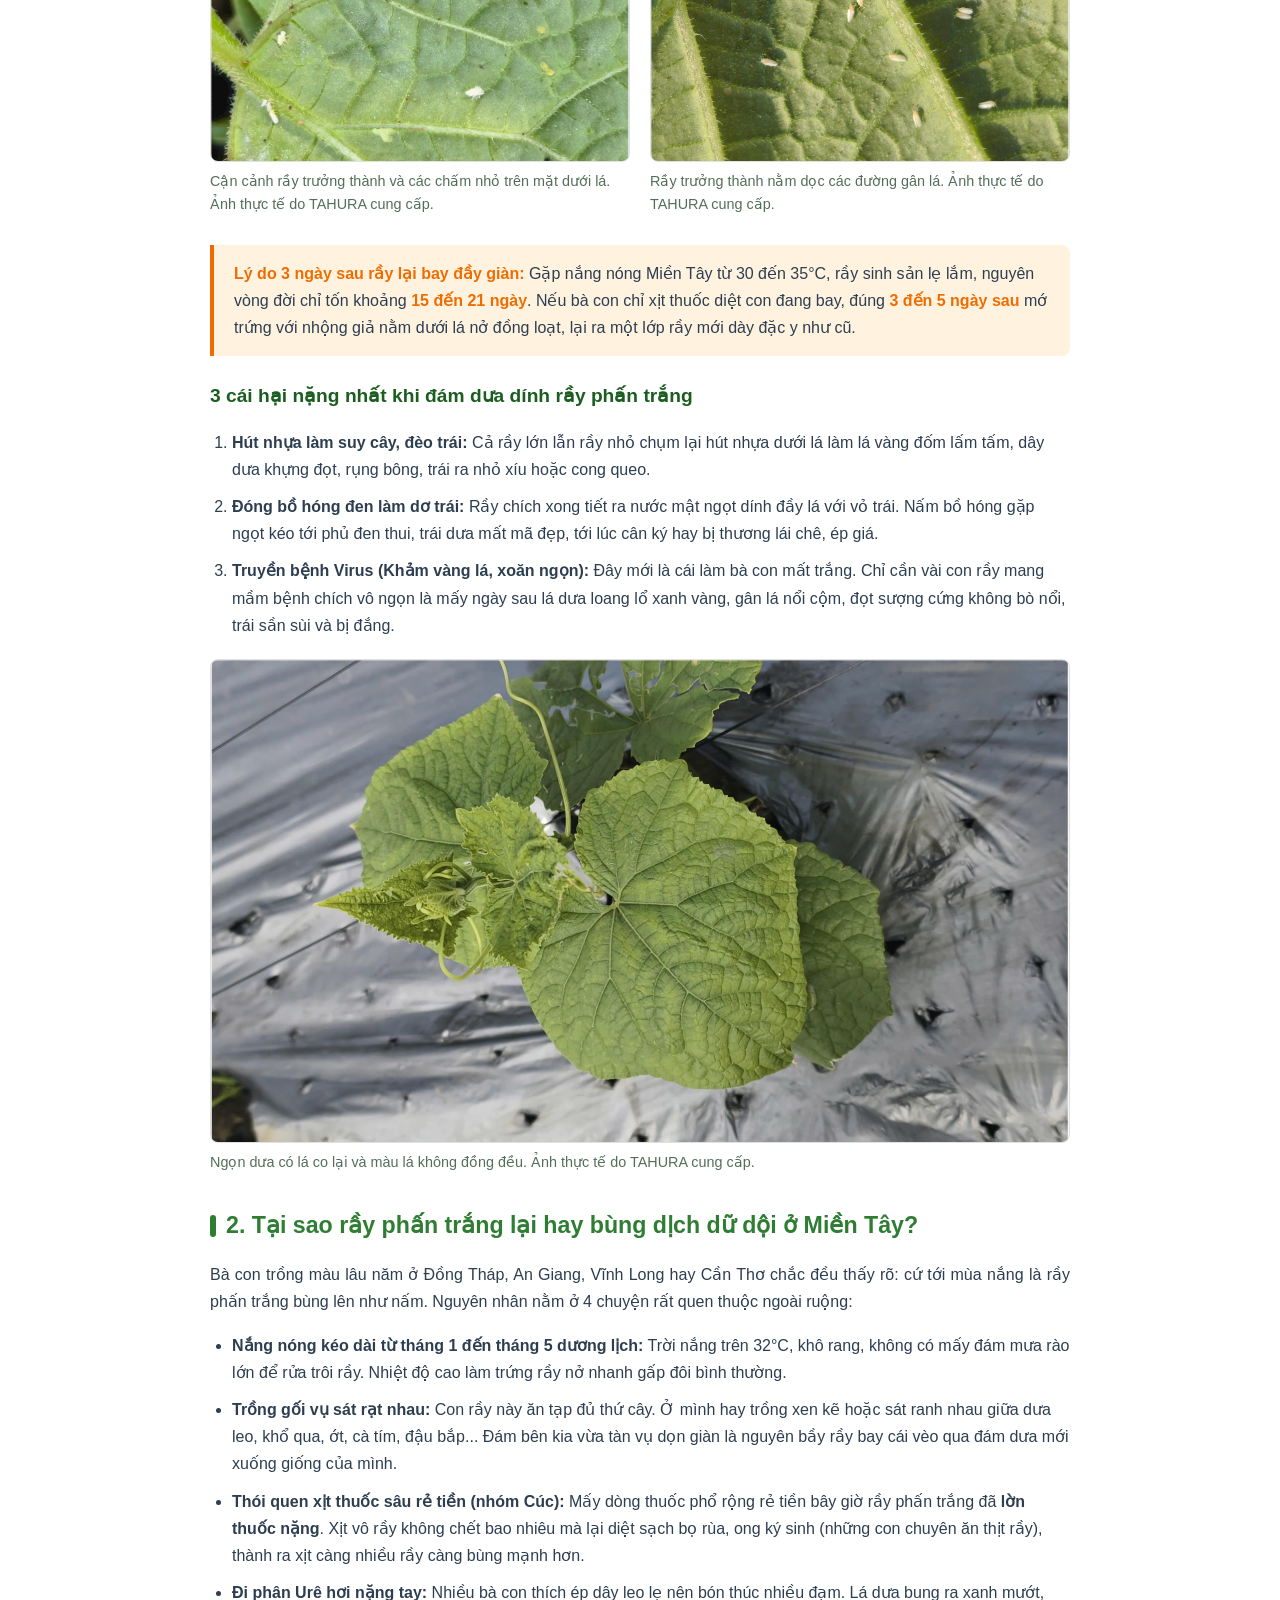
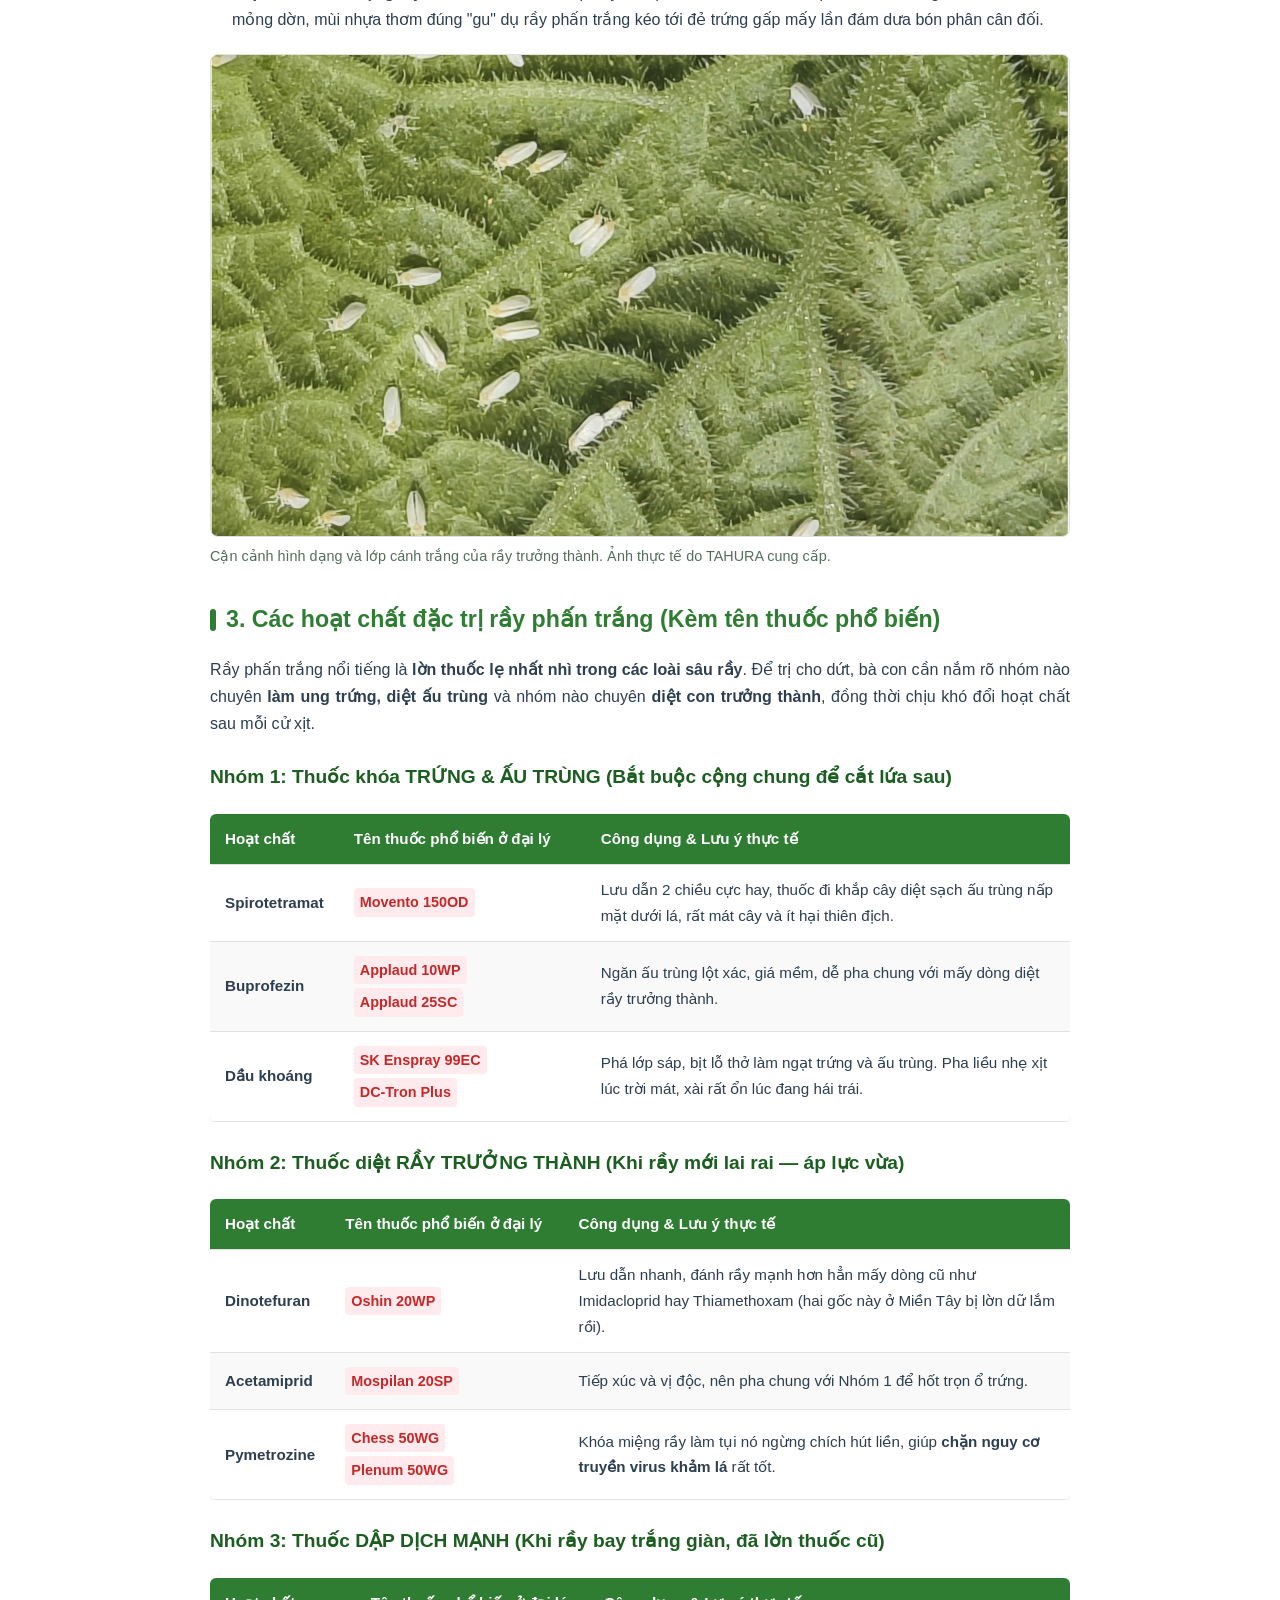
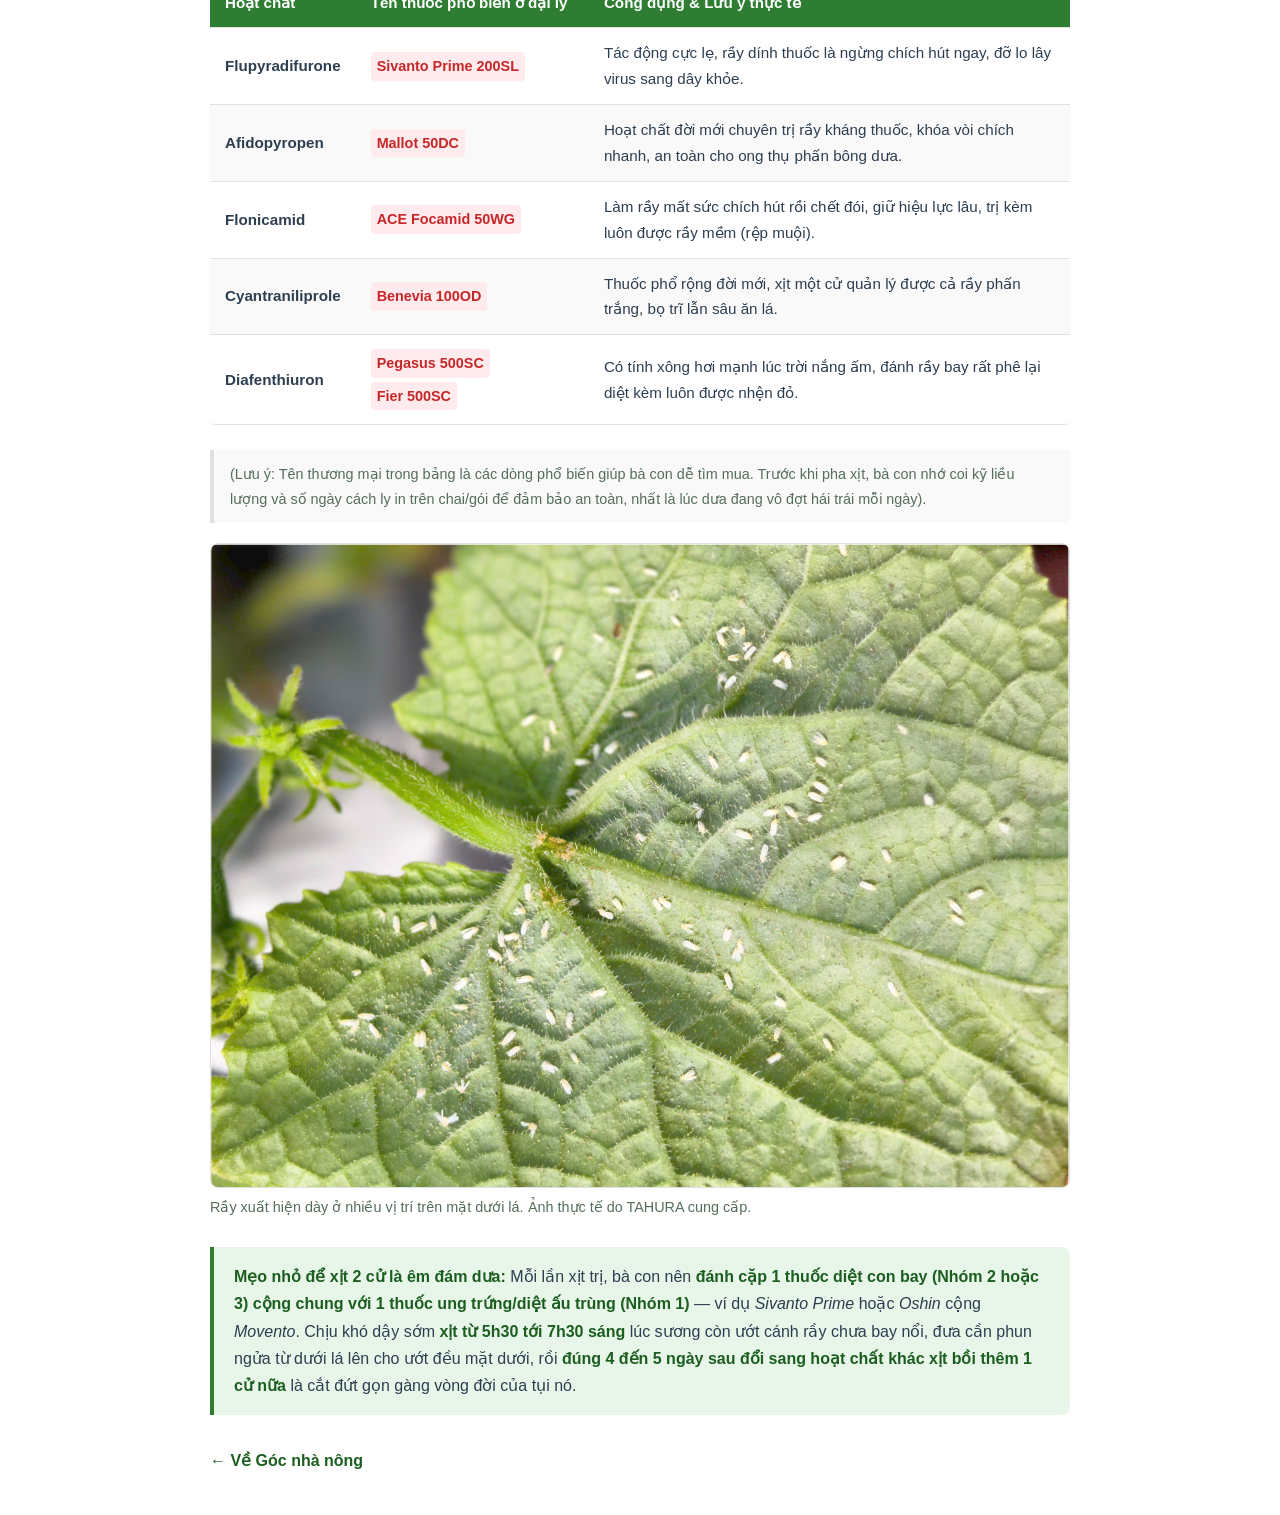
<file: ray-phan-trang-dua-leo-mien-tay.html>
<!doctype html>
<html lang="vi">
<head>
<meta charset="utf-8">
<meta name="viewport" content="width=device-width, initial-scale=1">
<title>Rầy phấn trắng trên dưa leo miệt vườn: Sao xịt hoài không hết &amp; cách chọn thuốc đúng đích | TAHURA</title>
<meta name="description" content="Rầy phấn trắng trên dưa leo miền Tây: nguyên nhân tái xuất hiện, tác hại và các bảng tra cứu hoạt chất theo bài kỹ thuật.">
<link rel="icon" href="assets/favicon.png" type="image/png">
<style>
        :root {
            --primary-color: #2e7d32;
            --primary-light: #e8f5e9;
            --accent-color: #ef6c00;
            --accent-light: #fff3e0;
            --text-color: #2c3e50;
            --border-color: #e0e0e0;
            --bg-gray: #f9f9f9;
        }
        body {
            font-family: -apple-system, BlinkMacSystemFont, "Segoe UI", Roboto, "Helvetica Neue", Arial, sans-serif;
            line-height: 1.7;
            color: var(--text-color);
            background-color: #ffffff;
            margin: 0;
            padding: 0;
        }
        .article-container {
            max-width: 860px;
            margin: 0 auto;
            padding: 25px 20px;
        }
        h1 {
            color: var(--primary-color);
            font-size: 1.95rem;
            line-height: 1.35;
            border-bottom: 3px solid var(--primary-color);
            padding-bottom: 12px;
            margin-top: 10px;
        }
        h2 {
            color: var(--primary-color);
            font-size: 1.45rem;
            margin-top: 32px;
            margin-bottom: 16px;
            display: flex;
            align-items: center;
        }
        h2::before {
            content: "";
            display: inline-block;
            width: 6px;
            height: 22px;
            background-color: var(--primary-color);
            margin-right: 10px;
            border-radius: 3px;
        }
        h3 {
            color: #1b5e20;
            font-size: 1.2rem;
            margin-top: 24px;
            margin-bottom: 12px;
        }
        p {
            margin-bottom: 16px;
            text-align: justify;
        }
        .intro-lead {
            font-size: 1.05rem;
            font-weight: 500;
            color: #37474f;
            background-color: var(--bg-gray);
            padding: 16px 20px;
            border-left: 4px solid var(--primary-color);
            border-radius: 0 8px 8px 0;
            margin-bottom: 25px;
        }
        .table-responsive {
            overflow-x: auto;
            margin: 20px 0 25px 0;
        }
        table {
            width: 100%;
            border-collapse: collapse;
            font-size: 0.95rem;
            background-color: #fff;
            box-shadow: 0 1px 3px rgba(0,0,0,0.1);
            border-radius: 6px;
            overflow: hidden;
        }
        th, td {
            padding: 12px 15px;
            text-align: left;
            border-bottom: 1px solid var(--border-color);
        }
        th {
            background-color: var(--primary-color);
            color: #ffffff;
            font-weight: 600;
            white-space: nowrap;
        }
        tr:nth-child(even) {
            background-color: var(--bg-gray);
        }
        tr:hover {
            background-color: var(--primary-light);
        }
        .callout-box {
            background-color: var(--accent-light);
            border-left: 4px solid var(--accent-color);
            padding: 15px 20px;
            margin: 20px 0;
            border-radius: 0 8px 8px 0;
        }
        .callout-box strong {
            color: var(--accent-color);
        }
        .trade-name {
            font-weight: 600;
            color: #c62828;
            background-color: #ffebee;
            padding: 2px 6px;
            border-radius: 4px;
            font-size: 0.9rem;
            display: inline-block;
            margin: 2px 0;
        }
        ol, ul {
            padding-left: 22px;
            margin-bottom: 20px;
        }
        li {
            margin-bottom: 10px;
        }
        .highlight {
            font-weight: 600;
            color: #1b5e20;
        }
        @media (max-width: 600px) {
            h1 { font-size: 1.5rem; }
            h2 { font-size: 1.25rem; }
            .article-container { padding: 15px 12px; }
            th, td { padding: 10px; font-size: 0.88rem; }
        }
    
.article-back{display:inline-block;color:#1b5e20;font-weight:600;text-decoration:none;margin:8px 0 16px}.article-back:hover{text-decoration:underline}
h2::before{flex-shrink:0}
.table-responsive table{min-width:620px}
blockquote{background:#fff3e0;border-left:4px solid #ef6c00;padding:15px 20px;margin:20px 0;border-radius:0 8px 8px 0}
blockquote strong{color:#ef6c00}
.tip-box{background:#e8f5e9;border-left:4px solid #2e7d32;padding:16px 20px;margin:24px 0;border-radius:0 8px 8px 0}
.tip-box strong{color:#1b5e20}
.disclaimer-note{font-size:.9rem;color:#546e5a;background:#f9f9f9;border-left:4px solid #e0e0e0;padding:12px 16px;margin:20px 0}
</style>
<style>
.disease-photo-grid{display:grid;grid-template-columns:repeat(2,minmax(0,1fr));gap:20px;margin:20px 0 28px}
.disease-photo-grid figure{margin:0;min-width:0}
.disease-photo-open{display:block;width:100%;padding:0;border:1px solid #e0e0e0;border-radius:8px;background:#f9f9f9;cursor:zoom-in;overflow:hidden}
.disease-photo-open img{display:block;width:100%;height:360px;object-fit:contain}
.disease-photo-grid figcaption{font-size:.9rem;color:#546e5a;line-height:1.6;margin-top:8px}
.photo-viewer{width:min(96vw,1100px);max-width:none;max-height:96vh;padding:12px;border:0;border-radius:10px;background:#fff;color:#2c3e50}
.photo-viewer::backdrop{background:rgba(0,0,0,.85)}
.photo-viewer img{display:block;width:100%;height:72vh;object-fit:contain;background:#f9f9f9}
.photo-viewer-toolbar{display:flex;gap:12px;align-items:center;justify-content:space-between;margin:0 0 10px}
.photo-viewer button{border:0;border-radius:5px;background:#2e7d32;color:#fff;padding:10px 14px;cursor:pointer;font:inherit}
.photo-viewer-controls{display:flex;justify-content:center;gap:16px;align-items:center;margin-top:10px}
.photo-viewer-caption{margin:8px 0;text-align:center;font-size:.9rem}
@media(max-width:600px){.disease-photo-grid{grid-template-columns:1fr}.disease-photo-open img{height:auto;max-height:480px}.photo-viewer img{height:65vh}}

.whitefly-photo-single{grid-template-columns:1fr}.whitefly-photo-single .disease-photo-open img{height:440px}@media(max-width:600px){.whitefly-photo-single .disease-photo-open img{height:auto;max-height:480px}}</style>
<style>
.disease-photo-open.photo-landscape{position:relative;aspect-ratio:4/3}
.disease-photo-open.photo-landscape img{position:absolute;left:50%;top:50%;width:75%;height:133.333333%;max-height:none;object-fit:contain;transform:translate(-50%,-50%) rotate(-90deg)}
.disease-photo-open.photo-landscape-wide{aspect-ratio:3413/1920}
.disease-photo-open.photo-landscape-wide img{width:56.255494%;height:177.760417%}
.photo-viewer-stage{position:relative;width:100%;height:72vh;overflow:hidden;background:#f9f9f9}
.photo-viewer .photo-viewer-stage img{position:absolute;left:50%;top:50%;width:100%;height:100%;max-height:none;object-fit:contain;transform:translate(-50%,-50%)}
@media(max-width:600px){.photo-viewer-stage{height:65vh}}
</style>
</head>
<body>
<article class="article-container">
<a class="article-back" href="goc-nha-nong.html">← Góc nhà nông</a>
<h1>Rầy phấn trắng trên dưa leo miệt vườn: Sao xịt hoài không hết &amp; cách chọn thuốc đúng đích</h1>

                <p>Mùa mưa thì bà con trồng dưa leo ở Miền Tây sợ nhất là giả sương mai, còn hễ bước qua mùa nắng gắt là tới lượt <strong>rầy phấn trắng</strong> (bọ phấn trắng) hoành hành. Nhiều nhà vườn than trời: <em>mới xịt thuốc hôm qua thấy rụng lả tả, vậy mà 3 ngày sau ra thăm đám dưa, đụng nhẹ cái giàn là tụi nó lại bay trắng xóa như bụi phấn</em>.</p>

                <p>Đáng sợ hơn, con rầy này không chỉ hút cạn nhựa cây mà còn mang theo <strong>bệnh khảm vàng lá, xoăn đọt (virus)</strong>. Dây dưa mà dính virus nặng rồi thì xịt thuốc tiên cũng không xanh lại nổi, chỉ còn nước nhổ bỏ. Hiểu rõ tánh nết của tụi nó và chọn trúng thuốc đặc trị dưới đây sẽ giúp bà con chặn đứng dịch, đỡ tốn tiền thuốc oan.</p>

                <div class="disease-photo-grid whitefly-photo-single"><figure><button type="button" class="disease-photo-open photo-landscape" data-photo="0" aria-label="Xem lớn ảnh: Rầy phấn trắng tập trung ở mặt dưới lá dưa leo."><img src="assets/ray-phan-trang-thuc-te-1.jpg" width="1920" height="2560" alt="Rầy phấn trắng tập trung ở mặt dưới lá dưa leo." loading="lazy" decoding="async"></button><figcaption>Rầy phấn trắng tập trung ở mặt dưới lá dưa leo. Ảnh thực tế do TAHURA cung cấp.</figcaption></figure></div>
<h2>1. Sao xịt rầy phấn trắng hoài mà không hết?</h2>

                <p>Loài phá đám dưa ở Miền Tây nhiều nhất là <em>Bemisia tabaci</em>. Bà con xịt 1 cử không bao giờ sạch là vì tụi nó có <strong>vòng đời "4 tầng" nằm chung trên một chiếc lá</strong>, mỗi tầng lại có kiểu lẩn trốn khác nhau:</p>

                <ul>
                    <li><strong>Trứng và ấu trùng nhỏ:</strong> Tụi nó đẻ rải rác hết ở <strong>mặt dưới lá</strong>, nhỏ xíu (chưa tới 1 mm), bám dẹp lép như cái vảy lại còn phủ lớp sáp chống nước. Bà con xịt lướt ở mặt trên là thuốc không dính tới tụi nó miếng nào.</li>
                    <li><strong>Nhộng giả (tuổi 4):</strong> Tới tuổi này, con rầy nằm im re dưới mặt lá, <strong>không thèm chích hút nhựa nữa</strong>. Vì tụi nó không ăn nên mấy dòng thuốc lưu dẫn coi như bó tay.</li>
                    <li><strong>Con trưởng thành (rầy bay):</strong> Cánh phủ bột trắng, tánh cực kỳ nhát. Hễ nghe tiếng máy xịt hay hơi thuốc là tụi nó bay ào qua mấy bụi cỏ bờ hoặc đám rẫy kế bên trốn, đợi êm êm hết mùi thuốc lại bay ngược vô đẻ tiếp.</li>
                </ul>

                <div class="disease-photo-grid"><figure><button type="button" class="disease-photo-open photo-landscape" data-photo="2" aria-label="Xem lớn ảnh: Cận cảnh rầy trưởng thành và các chấm nhỏ trên mặt dưới lá."><img src="assets/ray-phan-trang-thuc-te-3.jpg" width="1920" height="2560" alt="Cận cảnh rầy trưởng thành và các chấm nhỏ trên mặt dưới lá." loading="lazy" decoding="async"></button><figcaption>Cận cảnh rầy trưởng thành và các chấm nhỏ trên mặt dưới lá. Ảnh thực tế do TAHURA cung cấp.</figcaption></figure><figure><button type="button" class="disease-photo-open photo-landscape" data-photo="3" aria-label="Xem lớn ảnh: Rầy trưởng thành nằm dọc các đường gân lá."><img src="assets/ray-phan-trang-thuc-te-4.jpg" width="1920" height="2560" alt="Rầy trưởng thành nằm dọc các đường gân lá." loading="lazy" decoding="async"></button><figcaption>Rầy trưởng thành nằm dọc các đường gân lá. Ảnh thực tế do TAHURA cung cấp.</figcaption></figure></div>
<blockquote>
                    <strong>Lý do 3 ngày sau rầy lại bay đầy giàn:</strong> Gặp nắng nóng Miền Tây từ 30 đến 35°C, rầy sinh sản lẹ lắm, nguyên vòng đời chỉ tốn khoảng <strong>15 đến 21 ngày</strong>. Nếu bà con chỉ xịt thuốc diệt con đang bay, đúng <strong>3 đến 5 ngày sau</strong> mớ trứng với nhộng giả nằm dưới lá nở đồng loạt, lại ra một lớp rầy mới dày đặc y như cũ.
                </blockquote>

                <h3>3 cái hại nặng nhất khi đám dưa dính rầy phấn trắng</h3>

                <ol>
                    <li><strong>Hút nhựa làm suy cây, đèo trái:</strong> Cả rầy lớn lẫn rầy nhỏ chụm lại hút nhựa dưới lá làm lá vàng đốm lấm tấm, dây dưa khựng đọt, rụng bông, trái ra nhỏ xíu hoặc cong queo.</li>
                    <li><strong>Đóng bồ hóng đen làm dơ trái:</strong> Rầy chích xong tiết ra nước mật ngọt dính đầy lá với vỏ trái. Nấm bồ hóng gặp ngọt kéo tới phủ đen thui, trái dưa mất mã đẹp, tới lúc cân ký hay bị thương lái chê, ép giá.</li>
                    <li><strong>Truyền bệnh Virus (Khảm vàng lá, xoăn ngọn):</strong> Đây mới là cái làm bà con mất trắng. Chỉ cần vài con rầy mang mầm bệnh chích vô ngọn là mấy ngày sau lá dưa loang lổ xanh vàng, gân lá nổi cộm, đọt sượng cứng không bò nổi, trái sần sùi và bị đắng.</li>
                </ol>

                <div class="disease-photo-grid whitefly-photo-single"><figure><button type="button" class="disease-photo-open photo-landscape photo-landscape-wide" data-photo="4" aria-label="Xem lớn ảnh: Ngọn dưa có lá co lại và màu lá không đồng đều."><img src="assets/ray-phan-trang-thuc-te-5.jpg" width="1920" height="3413" alt="Ngọn dưa có lá co lại và màu lá không đồng đều." loading="lazy" decoding="async"></button><figcaption>Ngọn dưa có lá co lại và màu lá không đồng đều. Ảnh thực tế do TAHURA cung cấp.</figcaption></figure></div>
<h2>2. Tại sao rầy phấn trắng lại hay bùng dịch dữ dội ở Miền Tây?</h2>

                <p>Bà con trồng màu lâu năm ở Đồng Tháp, An Giang, Vĩnh Long hay Cần Thơ chắc đều thấy rõ: cứ tới mùa nắng là rầy phấn trắng bùng lên như nấm. Nguyên nhân nằm ở 4 chuyện rất quen thuộc ngoài ruộng:</p>

                <ul>
                    <li><strong>Nắng nóng kéo dài từ tháng 1 đến tháng 5 dương lịch:</strong> Trời nắng trên 32°C, khô rang, không có mấy đám mưa rào lớn để rửa trôi rầy. Nhiệt độ cao làm trứng rầy nở nhanh gấp đôi bình thường.</li>
                    <li><strong>Trồng gối vụ sát rạt nhau:</strong> Con rầy này ăn tạp đủ thứ cây. Ở mình hay trồng xen kẽ hoặc sát ranh nhau giữa dưa leo, khổ qua, ớt, cà tím, đậu bắp... Đám bên kia vừa tàn vụ dọn giàn là nguyên bầy rầy bay cái vèo qua đám dưa mới xuống giống của mình.</li>
                    <li><strong>Thói quen xịt thuốc sâu rẻ tiền (nhóm Cúc):</strong> Mấy dòng thuốc phổ rộng rẻ tiền bây giờ rầy phấn trắng đã <strong>lờn thuốc nặng</strong>. Xịt vô rầy không chết bao nhiêu mà lại diệt sạch bọ rùa, ong ký sinh (những con chuyên ăn thịt rầy), thành ra xịt càng nhiều rầy càng bùng mạnh hơn.</li>
                    <li><strong>Đi phân Urê hơi nặng tay:</strong> Nhiều bà con thích ép dây leo lẹ nên bón thúc nhiều đạm. Lá dưa bung ra xanh mướt, mỏng dờn, mùi nhựa thơm đúng "gu" dụ rầy phấn trắng kéo tới đẻ trứng gấp mấy lần đám dưa bón phân cân đối.</li>
                </ul>

                <div class="disease-photo-grid whitefly-photo-single"><figure><button type="button" class="disease-photo-open photo-landscape photo-landscape-wide" data-photo="5" aria-label="Xem lớn ảnh: Cận cảnh hình dạng và lớp cánh trắng của rầy trưởng thành."><img src="assets/ray-phan-trang-thuc-te-6.jpg" width="1920" height="3413" alt="Cận cảnh hình dạng và lớp cánh trắng của rầy trưởng thành." loading="lazy" decoding="async"></button><figcaption>Cận cảnh hình dạng và lớp cánh trắng của rầy trưởng thành. Ảnh thực tế do TAHURA cung cấp.</figcaption></figure></div>
<h2>3. Các hoạt chất đặc trị rầy phấn trắng (Kèm tên thuốc phổ biến)</h2>

                <p>Rầy phấn trắng nổi tiếng là <strong>lờn thuốc lẹ nhất nhì trong các loài sâu rầy</strong>. Để trị cho dứt, bà con cần nắm rõ nhóm nào chuyên <strong>làm ung trứng, diệt ấu trùng</strong> và nhóm nào chuyên <strong>diệt con trưởng thành</strong>, đồng thời chịu khó đổi hoạt chất sau mỗi cử xịt.</p>

                <h3>Nhóm 1: Thuốc khóa TRỨNG &amp; ẤU TRÙNG (Bắt buộc cộng chung để cắt lứa sau)</h3>

                <div class="table-responsive">
                    <table>
                        <thead>
                            <tr>
                                <th>Hoạt chất</th>
                                <th>Tên thuốc phổ biến ở đại lý</th>
                                <th>Công dụng &amp; Lưu ý thực tế</th>
                            </tr>
                        </thead>
                        <tbody>
                            <tr>
                                <td><strong>Spirotetramat</strong></td>
                                <td><span class="trade-name">Movento 150OD</span></td>
                                <td>Lưu dẫn 2 chiều cực hay, thuốc đi khắp cây diệt sạch ấu trùng nấp mặt dưới lá, rất mát cây và ít hại thiên địch.</td>
                            </tr>
                            
                            <tr>
                                <td><strong>Buprofezin</strong></td>
                                <td><span class="trade-name">Applaud 10WP</span> <span class="trade-name">Applaud 25SC</span></td>
                                <td>Ngăn ấu trùng lột xác, giá mềm, dễ pha chung với mấy dòng diệt rầy trưởng thành.</td>
                            </tr>
                            <tr>
                                <td><strong>Dầu khoáng</strong></td>
                                <td><span class="trade-name">SK Enspray 99EC</span> <span class="trade-name">DC-Tron Plus</span></td>
                                <td>Phá lớp sáp, bịt lỗ thở làm ngạt trứng và ấu trùng. Pha liều nhẹ xịt lúc trời mát, xài rất ổn lúc đang hái trái.</td>
                            </tr>
                        </tbody>
                    </table>
                </div>

                <h3>Nhóm 2: Thuốc diệt RẦY TRƯỞNG THÀNH (Khi rầy mới lai rai — áp lực vừa)</h3>

                <div class="table-responsive">
                    <table>
                        <thead>
                            <tr>
                                <th>Hoạt chất</th>
                                <th>Tên thuốc phổ biến ở đại lý</th>
                                <th>Công dụng &amp; Lưu ý thực tế</th>
                            </tr>
                        </thead>
                        <tbody>
                            <tr>
                                <td><strong>Dinotefuran</strong></td>
                                <td><span class="trade-name">Oshin 20WP</span></td>
                                <td>Lưu dẫn nhanh, đánh rầy mạnh hơn hẳn mấy dòng cũ như Imidacloprid hay Thiamethoxam (hai gốc này ở Miền Tây bị lờn dữ lắm rồi).</td>
                            </tr>
                            <tr>
                                <td><strong>Acetamiprid</strong></td>
                                <td> <span class="trade-name">Mospilan 20SP</span></td>
                                <td>Tiếp xúc và vị độc, nên pha chung với Nhóm 1 để hốt trọn ổ trứng.</td>
                            </tr>
                            <tr>
                                <td><strong>Pymetrozine</strong></td>
                                <td><span class="trade-name">Chess 50WG</span> <span class="trade-name">Plenum 50WG</span></td>
                                <td>Khóa miệng rầy làm tụi nó ngừng chích hút liền, giúp <strong>chặn nguy cơ truyền virus khảm lá</strong> rất tốt.</td>
                            </tr>
                        </tbody>
                    </table>
                </div>

                <h3>Nhóm 3: Thuốc DẬP DỊCH MẠNH (Khi rầy bay trắng giàn, đã lờn thuốc cũ)</h3>

                <div class="table-responsive">
                    <table>
                        <thead>
                            <tr>
                                <th>Hoạt chất</th>
                                <th>Tên thuốc phổ biến ở đại lý</th>
                                <th>Công dụng &amp; Lưu ý thực tế</th>
                            </tr>
                        </thead>
                        <tbody>
                            <tr>
                                <td><strong>Flupyradifurone</strong></td>
                                <td><span class="trade-name">Sivanto Prime 200SL</span></td>
                                <td>Tác động cực lẹ, rầy dính thuốc là ngừng chích hút ngay, đỡ lo lây virus sang dây khỏe.</td>
                            </tr>
                            <tr>
                                <td><strong>Afidopyropen</strong></td>
                                <td><span class="trade-name">Mallot 50DC</span></td>
                                <td>Hoạt chất đời mới chuyên trị rầy kháng thuốc, khóa vòi chích nhanh, an toàn cho ong thụ phấn bông dưa.</td>
                            </tr>
                            <tr>
                                <td><strong>Flonicamid</strong></td>
                                <td><span class="trade-name">ACE Focamid 50WG</span></td>
                                <td>Làm rầy mất sức chích hút rồi chết đói, giữ hiệu lực lâu, trị kèm luôn được rầy mềm (rệp muội).</td>
                            </tr>
                            <tr>
                                <td><strong>Cyantraniliprole</strong></td>
                                <td><span class="trade-name">Benevia 100OD</span></td>
                                <td>Thuốc phổ rộng đời mới, xịt một cử quản lý được cả rầy phấn trắng, bọ trĩ lẫn sâu ăn lá.</td>
                            </tr>
                            <tr>
                                <td><strong>Diafenthiuron</strong></td>
                                <td><span class="trade-name">Pegasus 500SC</span> <span class="trade-name">Fier 500SC</span></td>
                                <td>Có tính xông hơi mạnh lúc trời nắng ấm, đánh rầy bay rất phê lại diệt kèm luôn được nhện đỏ.</td>
                            </tr>
                        </tbody>
                    </table>
                </div>

                <div class="disclaimer-note">
                    (Lưu ý: Tên thương mại trong bảng là các dòng phổ biến giúp bà con dễ tìm mua. Trước khi pha xịt, bà con nhớ coi kỹ liều lượng và số ngày cách ly in trên chai/gói để đảm bảo an toàn, nhất là lúc dưa đang vô đợt hái trái mỗi ngày).
                </div>

                <div class="disease-photo-grid whitefly-photo-single"><figure><button type="button" class="disease-photo-open photo-landscape" data-photo="1" aria-label="Xem lớn ảnh: Rầy xuất hiện dày ở nhiều vị trí trên mặt dưới lá."><img src="assets/ray-phan-trang-thuc-te-2.jpg" width="1920" height="2560" alt="Rầy xuất hiện dày ở nhiều vị trí trên mặt dưới lá." loading="lazy" decoding="async"></button><figcaption>Rầy xuất hiện dày ở nhiều vị trí trên mặt dưới lá. Ảnh thực tế do TAHURA cung cấp.</figcaption></figure></div>
<div class="tip-box">
                    <strong>Mẹo nhỏ để xịt 2 cử là êm đám dưa:</strong> Mỗi lần xịt trị, bà con nên <strong>đánh cặp 1 thuốc diệt con bay (Nhóm 2 hoặc 3) cộng chung với 1 thuốc ung trứng/diệt ấu trùng (Nhóm 1)</strong> — ví dụ <em>Sivanto Prime</em> hoặc <em>Oshin</em> cộng <em>Movento</em>. Chịu khó dậy sớm <strong>xịt từ 5h30 tới 7h30 sáng</strong> lúc sương còn ướt cánh rầy chưa bay nổi, đưa cần phun ngửa từ dưới lá lên cho ướt đều mặt dưới, rồi <strong>đúng 4 đến 5 ngày sau đổi sang hoạt chất khác xịt bồi thêm 1 cử nữa</strong> là cắt đứt gọn gàng vòng đời của tụi nó.
                </div>
<a class="article-back" href="goc-nha-nong.html">← Về Góc nhà nông</a>
</article>
<dialog class="photo-viewer" aria-label="Xem ảnh thực tế rầy phấn trắng"><div class="photo-viewer-toolbar"><strong>Ảnh thực tế rầy phấn trắng</strong><button type="button" data-close>Đóng ×</button></div><div class="photo-viewer-stage"><img alt=""></div><p class="photo-viewer-caption"></p><div class="photo-viewer-controls"><button type="button" data-prev aria-label="Ảnh trước">← Trước</button><span aria-live="polite" data-count></span><button type="button" data-next aria-label="Ảnh tiếp theo">Tiếp →</button></div></dialog>
<script>
(()=>{const photos=[...document.querySelectorAll('.disease-photo-open')],viewer=document.querySelector('.photo-viewer');if(!viewer||!photos.length)return;const image=viewer.querySelector('img'),stage=viewer.querySelector('.photo-viewer-stage'),caption=viewer.querySelector('.photo-viewer-caption'),count=viewer.querySelector('[data-count]');let current=0;function layout(){const rotated=photos[current].classList.contains('photo-landscape');image.style.width=(rotated?stage.clientHeight:stage.clientWidth)+'px';image.style.height=(rotated?stage.clientWidth:stage.clientHeight)+'px';image.style.transform='translate(-50%,-50%)'+(rotated?' rotate(-90deg)':'')}function show(i){current=(i+photos.length)%photos.length;const source=photos[current].querySelector('img');image.src=source.getAttribute('src');image.alt=source.alt;caption.textContent=source.alt;count.textContent=(current+1)+' / '+photos.length;layout()}photos.forEach((p,i)=>p.addEventListener('click',()=>{show(i);viewer.showModal();layout()}));viewer.querySelector('[data-close]').addEventListener('click',()=>viewer.close());viewer.querySelector('[data-prev]').addEventListener('click',()=>show(current-1));viewer.querySelector('[data-next]').addEventListener('click',()=>show(current+1));viewer.addEventListener('keydown',e=>{if(e.key==='ArrowLeft'){e.preventDefault();show(current-1)}if(e.key==='ArrowRight'){e.preventDefault();show(current+1)}});viewer.addEventListener('click',e=>{if(e.target===viewer){const r=viewer.getBoundingClientRect();if(e.clientX<r.left||e.clientX>r.right||e.clientY<r.top||e.clientY>r.bottom)viewer.close()}});window.addEventListener('resize',()=>{if(viewer.open)layout()})})();
</script>
</body></html>
</file>
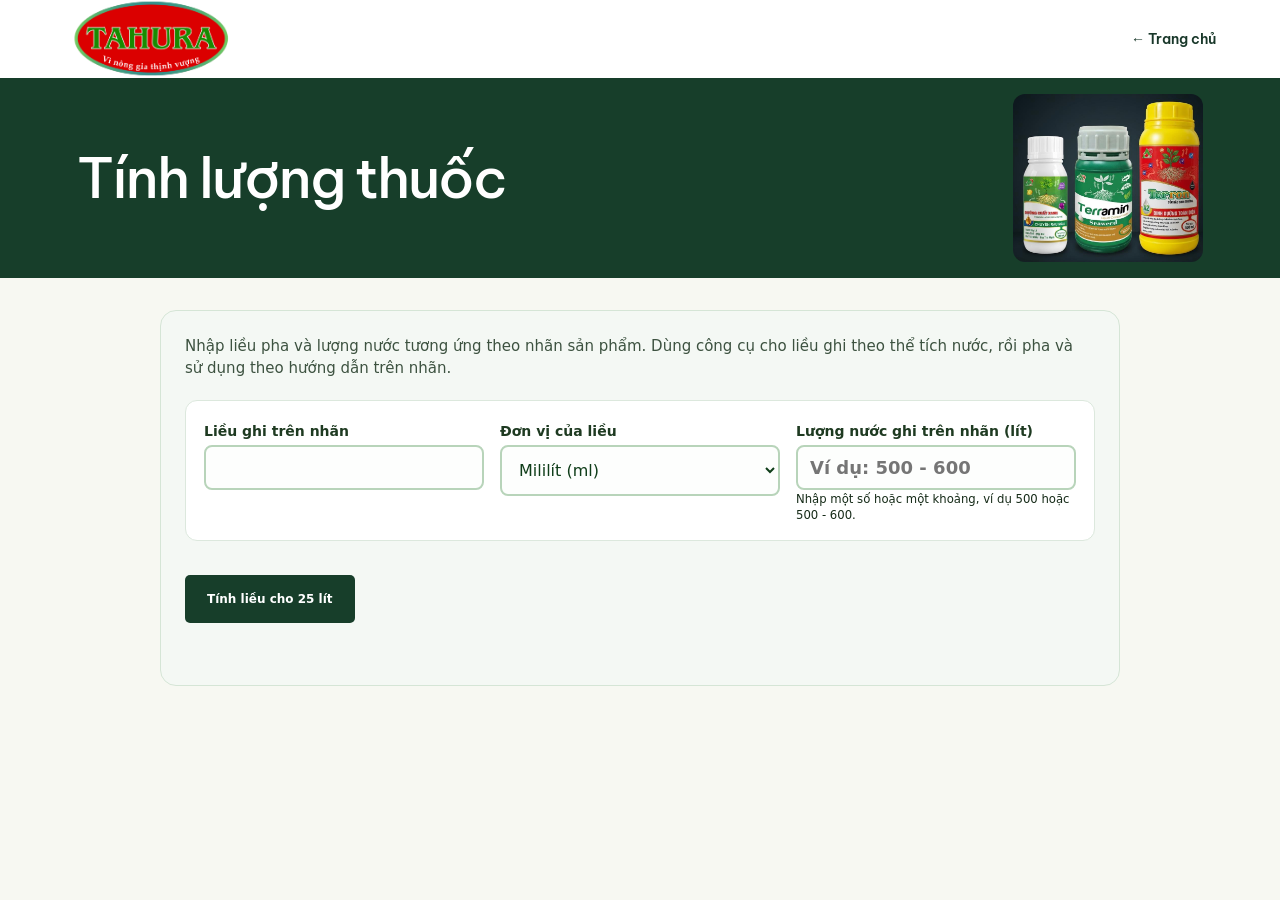
<file: tinh-lieu-phun.html>
<!doctype html>
<html lang="vi">
<head>
  <meta charset="utf-8">
  <meta name="viewport" content="width=device-width, initial-scale=1">
  <meta name="description" content="Quy đổi liều pha ghi trên nhãn sản phẩm sang bình phun 25 lít.">
  <title>Tính lượng thuốc | TAHURA</title>
  <link rel="stylesheet" href="styles.css?v=ruong-dua-ro-net">
  <style>
    .about-header{height:auto;min-height:78px;gap:8px}
    .about-home{font-weight:600;padding:12px 0}
    .about-banner{background:var(--green);color:white;padding:52px 6%}
    .about-banner h1{max-width:960px;font-size:clamp(32px,5vw,56px);letter-spacing:-.035em;margin:0}
    #spray-unit {
      color: #0f3d19;
      background: #fdfefd;
      border: 2px solid #b8d4ba;
      border-radius: 8px;
      font-size: 16px;
      min-height: 48px;
    }
    #spray-unit option { color: #0f3d19; background: #fff; }
    .spray-banner {
      display: grid;
      grid-template-columns: minmax(0, 1fr) minmax(0, 1.15fr);
      align-items: center;
      gap: 16px;
      padding-block: 16px;
    }
    .spray-banner-products {
      position: relative;
      width: 100%;
      max-width: 190px;
      aspect-ratio: 900 / 795;
      overflow: hidden;
      border-radius: 12px;
      justify-self: end;
    }
    .spray-banner-products img {
      position: absolute;
      /* Cắt bớt nền quanh ba chai, theo khung 900 × 795 của ảnh gốc. */
      inset: -6.92% auto auto -16.67%;
      display: block;
      width: 133.33%;
      max-width: none;
      height: auto;
    }
    @media (max-width: 700px) {
      .spray-banner {
        grid-template-columns: minmax(0, 1fr) clamp(88px, 28vw, 150px);
        gap: 12px;
        padding-block: 12px;
      }
      .spray-banner h1 { font-size: clamp(23px, 5.2vw, 36px); line-height: 1.15; }
    }
  </style>
  <link rel="stylesheet" href="budget.css">
</head>
<body>
  <header class="about-header">
    <a class="logo-window" href="./" aria-label="TAHURA trang chủ"><img src="assets/tahura-logo.png" alt="TAHURA"></a>
    <a class="about-home" href="./">← Trang chủ</a>
  </header>
  <main>
    <div class="about-banner spray-banner">
      <h1 id="spray-title">Tính lượng thuốc</h1>
      <div class="spray-banner-products">
        <img src="assets/tinh-luong-thuoc-bo-san-pham.jpg" width="1000" height="747" alt="Ba chai Dưỡng Chất Xanh, Terramin Seaweed và Terron A2" decoding="async">
      </div>
    </div>
    <section class="tahura-calc-section" aria-labelledby="spray-title">
      <p class="tahura-calc-desc">Nhập liều pha và lượng nước tương ứng theo nhãn sản phẩm. Dùng công cụ cho liều ghi theo thể tích nước, rồi pha và sử dụng theo hướng dẫn trên nhãn.</p>
      <form id="spray-form">
        <div class="calc-controls">
          <div class="control-group">
            <label for="spray-dose">Liều ghi trên nhãn</label>
            <div class="input-wrap"><input id="spray-dose" name="dose" type="number" inputmode="decimal" min="0" step="any" required></div>
          </div>
          <div class="control-group">
            <label for="spray-unit">Đơn vị của liều</label>
            <select id="spray-unit" name="unit">
              <option value="ml">Mililít (ml)</option>
              <option value="g">Gam (g)</option>
              <option value="kg">Kilogram (kg)</option>
              <option value="lít">Lít (L)</option>
            </select>
          </div>
          <div class="control-group">
            <label for="spray-water">Lượng nước ghi trên nhãn (lít)</label>
            <div class="input-wrap"><input id="spray-water" name="water" type="text" placeholder="Ví dụ: 500 - 600" aria-describedby="spray-water-hint" required></div>
            <small id="spray-water-hint">Nhập một số hoặc một khoảng, ví dụ 500 hoặc 500 - 600.</small>
          </div>
        </div>
        <button class="button" type="submit">Tính liều cho 25 lít</button>
        <p id="spray-result" role="status"></p>
      </form>
    </section>
  </main>
  <script>
    const form = document.querySelector('#spray-form');
    const result = document.querySelector('#spray-result');
    const formatDose = new Intl.NumberFormat('vi-VN', { maximumSignificantDigits: 8 });
    const formatMl = new Intl.NumberFormat('vi-VN', { maximumFractionDigits: 2 });
    const waterPattern = /^(\d+(?:[.,]\d+)?)(?:\s*[-–—]\s*(\d+(?:[.,]\d+)?))?$/;

    form.addEventListener('input', () => { result.textContent = ''; });
    form.elements.unit.addEventListener('change', () => { result.textContent = ''; });
    form.addEventListener('submit', event => {
      event.preventDefault();
      const dose = form.elements.dose.valueAsNumber;
      const waterInput = form.elements.water.value.trim();
      const match = waterInput.match(waterPattern);
      const minimum = Number(match?.[1]?.replace(',', '.'));
      const maximum = Number((match?.[2] ?? match?.[1])?.replace(',', '.'));

      if (!Number.isFinite(dose) || dose <= 0) {
        result.textContent = 'Hãy nhập liều lớn hơn 0.';
        return;
      }
      if (!Number.isFinite(minimum) || !Number.isFinite(maximum) || minimum <= 0 || maximum < minimum) {
        result.textContent = 'Hãy nhập lượng nước lớn hơn 0, ví dụ 500 hoặc 500 - 600 (số nhỏ trước).';
        return;
      }

      const inputUnit = form.elements.unit.value;
      const outputUnit = ['g', 'kg'].includes(inputUnit) ? 'g' : 'ml';
      const conversion = ['lít', 'kg'].includes(inputUnit) ? 1000 : 1;
      const low = (dose / maximum) * 25 * conversion;
      const high = (dose / minimum) * 25 * conversion;
      if (!Number.isFinite(high) || low <= 0) {
        result.textContent = 'Giá trị nằm ngoài phạm vi tính toán.';
        return;
      }

      const format = value => outputUnit === 'ml' && value >= 0.01
        ? formatMl.format(value)
        : formatDose.format(value);
      const lower = format(low);
      const upper = format(high);
      const amount = lower === upper ? upper : lower + '–' + upper;
      result.textContent = amount + ' ' + outputUnit + ' cho 25 lít nước.';
    });
  </script>
</body>
</html>
</file>
<file: styles.css>
@import url('https://fonts.googleapis.com/css2?family=Be+Vietnam+Pro:wght@400;500;600;700;800&display=swap');
:root{--green:#173e2a;--lime:#d4ed83;--ink:#19382a;--muted:#66736b;--paper:#f7f8f2;--line:#dde3d8}*{box-sizing:border-box}html{scroll-behavior:smooth;scroll-padding-top:95px}body{margin:0;background:var(--paper);color:var(--ink);font-family:'Be Vietnam Pro',Arial,sans-serif;font-size:14px}a{color:inherit;text-decoration:none}button,input,select,textarea{font:inherit}button,a,input,select,textarea{-webkit-tap-highlight-color:transparent}button{cursor:pointer}button:focus-visible,a:focus-visible,input:focus-visible,select:focus-visible,textarea:focus-visible{outline:3px solid #88a83a;outline-offset:4px}.topbar{height:34px;background:var(--green);color:#e7eddf;display:flex;align-items:center;justify-content:space-between;padding:0 5%;font-size:9px;letter-spacing:1.1px}.topbar span{letter-spacing:0}header{height:100px;background:#fff;display:flex;align-items:center;justify-content:space-between;padding:0 5%;gap:24px}.brand{display:flex;align-items:center;gap:9px;font-size:31px;letter-spacing:1px;font-weight:800}.brand svg{width:37px;height:44px;fill:none;stroke:#447849;stroke-width:2}.brand small{display:block;font-size:6.6px;letter-spacing:1.2px;margin-top:2px}nav{display:flex;gap:30px;font-size:12px;font-weight:500}nav a{padding:13px 0}nav a:hover,nav .active{color:#52782a}.button{display:inline-flex;align-items:center;justify-content:space-between;gap:25px;background:var(--green);color:#fff;border:0;padding:17px 22px;font-size:12px;font-weight:600;border-radius:5px;min-height:48px;transition:transform .2s,background .2s}.button:hover{transform:translateY(-2px);background:#31583b}.button span{font-size:19px}.lime{background:var(--lime);color:#203c25}.lime:hover{background:#e0f5a5}.menu{display:none}.hero{position:relative;min-height:615px;background:#123b27;isolation:isolate;overflow:hidden;color:#fff}.hero-photo{position:absolute;inset:0;z-index:-2;background:url('assets/hero.jpg') center 55%/cover}.hero:after{content:'';position:absolute;inset:0;background:linear-gradient(90deg,rgba(9,43,26,.89),rgba(12,42,24,.67) 37%,transparent 78%);z-index:-1}.hero-content{max-width:1440px;margin:auto;padding:62px 5% 25px}.eyebrow{font-size:9px;letter-spacing:1.8px;font-weight:600;display:flex;align-items:center;gap:9px}.eyebrow>span{width:6px;height:6px;background:var(--lime);border-radius:50%}.hero .eyebrow{color:#d5e5cb}h1{font-size:clamp(38px,4.5vw,65px);font-weight:500;line-height:1.25;letter-spacing:-2.7px;margin:27px 0 20px}em{font-style:normal;color:var(--lime)}.hero p{font-size:13px;line-height:1.9;color:#e0e7dc;margin:0}.hero-actions{display:flex;align-items:center;gap:28px;margin-top:31px}.text-link{display:inline-flex;align-items:center;gap:18px;font-size:11px;font-weight:500;border-bottom:1px solid #ffffff60;padding:13px 0}.hero-bottom{margin-top:60px;display:flex;align-items:center;gap:28px;font-size:8px;letter-spacing:1.8px;color:#d3dfce}.hero-bottom a{width:29px;height:29px;border:1px solid #ffffff60;border-radius:50%;display:grid;place-items:center;font-size:16px}.photo-label{position:absolute;right:5%;bottom:40px;padding:20px 80px 20px 22px;border:1px solid #ffffff60;backdrop-filter:blur(12px);background:#173b2844;border-radius:6px}.photo-label span{display:block;font-size:8px;letter-spacing:1.5px;margin-bottom:8px}.photo-label strong{font-size:20px;font-weight:500}.photo-label svg{position:absolute;right:16px;top:20px;width:45px;fill:none;stroke:var(--lime);stroke-width:1}.benefits{display:grid;grid-template-columns:repeat(4,1fr);background:#eef1e7;padding:26px 5%;gap:25px;border-bottom:1px solid var(--line)}.benefits>div{display:flex;align-items:center;gap:16px;border-right:1px solid #d5ddcc}.benefits>div:last-child{border:0}.benefits>div>span{font-size:11px;color:#6a8355}.benefits p{margin:0;font-size:12px;font-weight:600}.benefits small{display:block;font-size:10px;color:#697463;margin-top:6px;font-weight:400}.section{padding:77px 5%;max-width:1600px;margin:auto}.section-heading{display:flex;align-items:end;justify-content:space-between;gap:20px;margin-bottom:32px}.green{color:#587942}h2{font-size:clamp(26px,3vw,39px);font-weight:500;letter-spacing:-1.5px;line-height:1.35;margin:15px 0 0}.section-heading p{font-size:11px;line-height:1.9;color:var(--muted);margin:0 0 3px}.catalog-toolbar{display:flex;justify-content:space-between;align-items:center;gap:20px}.tabs{display:flex;gap:7px}.tabs button{border:1px solid var(--line);padding:12px 20px;border-radius:4px;background:transparent;font-size:11px;color:var(--ink)}.tabs button.selected{color:#fff;background:var(--green);border-color:var(--green)}.search{display:flex;align-items:center;border-bottom:1px solid #bec8b7;gap:10px}.search span{font-size:24px}.search input{width:185px;background:transparent;border:0;padding:12px 0;font-size:11px;outline-offset:1px}.demo-note{font-size:9px;line-height:1.7;color:#697263;margin:20px 0}.product-grid{display:grid;grid-template-columns:repeat(3,1fr);gap:25px}.product{min-width:0}.product[hidden]{display:none}.product-image{height:300px;position:relative;overflow:hidden;background:#e7ecdc;border-radius:6px}.product-image>img{width:100%;height:100%;object-fit:cover;transition:transform .7s}.product:hover img{transform:scale(1.05)}.tag{position:absolute;left:15px;top:15px;background:#ffffffeb;border-radius:3px;padding:7px 9px;font-size:8px;font-weight:600;letter-spacing:1px;z-index:1}.round{position:absolute;right:14px;bottom:14px;border:0;border-radius:50%;width:39px;height:39px;background:#fff;color:var(--ink);font-size:21px}.product-info{padding:23px 0}.product-info>small{font-size:8px;letter-spacing:1.2px;color:#647b51}h3{font-size:18px;font-weight:500;letter-spacing:-.5px;margin:10px 0}.product-info p{font-size:11px;color:var(--muted);line-height:1.7}.details{padding:14px 0 0;border:0;border-top:1px solid var(--line);width:100%;display:flex;justify-content:space-between;background:transparent;color:var(--green);font-size:10px;margin-top:19px}.fertilizer{display:grid;place-items:center;background:#e8e9df}.bag{width:155px;height:220px;background:#f9f6e9;box-shadow:12px 15px 25px #334b2926;transform:rotate(-7deg);clip-path:polygon(5% 0,96% 0,100% 97%,90% 100%,6% 98%,0 94%);border-top:10px solid #284c33;display:flex;flex-direction:column;align-items:center;padding:16px 8px;color:var(--green)}.bag>span{font-weight:800;font-size:19px;letter-spacing:1.5px}.bag svg{width:55px;height:60px;fill:none;stroke:#477c3c;stroke-width:1.5;margin:8px}.bag strong{font-size:9px;text-align:center;line-height:1.6}.bag small{font-size:5px;letter-spacing:1px;margin-top:auto}.story{display:grid;grid-template-columns:1fr 1fr;gap:85px;align-items:center;padding-top:30px;padding-bottom:85px}.story-visual{height:460px;position:relative}.story-visual img{width:100%;height:100%;object-fit:cover;border-radius:5px}.image-caption{position:absolute;bottom:0;left:0;right:0;background:#133b29d9;color:#fff;padding:18px;font-size:8px;letter-spacing:1.2px}.story h2{font-size:46px;line-height:1.25;margin:22px 0}.story h2 em{color:#74944d}.story-copy p{max-width:410px;font-size:12px;line-height:1.95;color:var(--muted)}.dark{border-color:#bfcbb7;margin-top:10px}.knowledge{background:#edf1e6;max-width:none}.editorial-label{font-size:8px;letter-spacing:1px;color:#6e7d62}.article-grid{display:grid;grid-template-columns:repeat(3,1fr);gap:24px}.article{background:transparent;text-align:left;border:0;border-top:1px solid #a8b69a;padding:20px 0 0;color:var(--ink)}.article>span:first-child{font-size:8px;letter-spacing:1.2px;color:#566c42}.article h3{font-size:21px;line-height:1.55;margin:21px 0 26px}.article-bottom{display:flex;align-items:center;justify-content:space-between;font-size:10px}.article-bottom b{display:grid;place-items:center;border:1px solid #bac6ac;border-radius:50%;height:35px;width:35px;font-size:17px;font-weight:400}.article:hover b{background:var(--green);color:#fff}.contact{max-width:none;display:grid;grid-template-columns:1.2fr 1fr;gap:80px;background:var(--green);color:#fff;padding-top:70px;padding-bottom:70px}.contact .eyebrow{color:#c2d3af}.contact h2{font-size:40px;line-height:1.4}.contact p{font-size:11px;line-height:1.8;color:#d2ddcd;max-width:400px}.contact-note{display:block;font-size:9px;color:#d2ddcd;margin-top:24px}form{display:flex;flex-direction:column;gap:10px}form label{font-size:10px;margin-top:4px}form select,form textarea{color:#fff;background:#ffffff0a;border:1px solid #68816a;padding:13px;border-radius:4px;width:100%;font-size:11px}form option{color:#173e2a}form textarea{resize:vertical}form textarea::placeholder{color:#becdbb}form .button{align-self:start;margin-top:4px}form #form-status{font-size:9px;margin:0}footer{background:#f7f8f2;display:flex;align-items:center;justify-content:space-between;gap:25px;padding:35px 5%;flex-wrap:wrap}.footer-brand{font-size:25px}.footer-sprout{font-size:26px;color:#78994f}footer p{font-size:10px;color:#67745e}footer>div{display:flex;gap:20px;font-size:10px}footer small{width:100%;border-top:1px solid var(--line);padding-top:22px;font-size:8px;color:#66745e}dialog{border:0;border-radius:8px;width:min(560px,90vw);padding:42px;color:var(--ink);background:var(--paper)}dialog::backdrop{background:#0b241ab5;backdrop-filter:blur(4px)}dialog h2{font-size:28px;margin-bottom:20px}dialog p{line-height:1.9;font-size:13px;color:#52614f}.close-dialog{position:absolute;right:12px;top:10px;width:36px;height:36px;border:0;background:transparent;font-size:27px;color:var(--green)}.dialog-contact{margin-top:14px}.copy-content{width:100%;min-height:140px;border:1px solid var(--line);padding:15px;background:#fff;font:inherit;line-height:1.8;color:var(--ink)}@media(min-width:1600px){header,.topbar,.benefits,.knowledge,.contact,footer{padding-left:max(5%,calc((100% - 1440px)/2));padding-right:max(5%,calc((100% - 1440px)/2))}}@media(max-width:950px){nav{gap:15px}.header-cta{display:none}.hero{min-height:590px}.photo-label{right:4%;bottom:30px}.story{gap:40px}.story h2{font-size:36px}.product-image{height:240px}.benefits{gap:12px}.benefits>div{gap:9px}.contact{gap:35px}.section{padding:60px 5%}.story{padding-top:20px}.contact h2{font-size:32px}}@media(max-width:640px){.topbar{font-size:6.5px;letter-spacing:.7px;height:28px}.topbar span{display:none}header{height:78px}.brand{font-size:25px}.brand svg{width:30px}.brand small{font-size:5.5px}.menu{display:block;border:1px solid var(--line);border-radius:4px;background:none;color:var(--green);width:43px;height:43px;font-size:22px}nav{display:none;position:absolute;z-index:5;top:106px;left:0;right:0;background:white;padding:15px 5%;box-shadow:0 8px 15px #0001}nav.open{display:flex;flex-direction:column;gap:0}nav a{padding:14px}.hero{min-height:620px}.hero-content{padding:45px 6% 25px}.hero:after{background:linear-gradient(90deg,#0a2e21ed,#0d3323b3 55%,transparent 100%)}.hero-photo{background-position:65% center}h1{font-size:41px;letter-spacing:-1.8px;margin-top:27px}.hero p{font-size:12px}.eyebrow{font-size:7px;letter-spacing:1.2px}.hero-actions{gap:17px;align-items:start;flex-direction:column}.hero-actions .button{font-size:11px}.text-link{font-size:10px}.hero-bottom{margin-top:36px;font-size:6px;gap:10px}.photo-label{bottom:30px;padding:12px 45px 12px 14px}.photo-label span{font-size:6px}.photo-label strong{font-size:12px}.photo-label svg{width:27px;right:10px;top:12px}.benefits{grid-template-columns:1fr 1fr;gap:24px 12px;padding:25px 6%}.benefits>div:nth-child(2){border:0}.benefits p{font-size:10px}.benefits small{font-size:8px}.section{padding:48px 6%}.section-heading{align-items:start;flex-direction:column;gap:15px;margin-bottom:25px}h2{font-size:28px;letter-spacing:-1.1px}.section-heading p{font-size:11px}.catalog-toolbar{align-items:stretch;flex-direction:column;gap:14px}.tabs{gap:5px}.tabs button{font-size:9px;padding:12px 13px;flex:1}.search input{width:100%}.demo-note{font-size:8px}.product-grid{grid-template-columns:1fr;gap:20px}.product-image{height:320px}.product-info{padding:18px 0}.product-info h3{font-size:20px}.product-info p{font-size:12px}.details{font-size:11px;min-height:44px}.story{grid-template-columns:1fr;gap:30px;padding-top:5px}.story-visual{height:340px}.story h2{font-size:37px}.story-copy p{font-size:12px}.article-grid{grid-template-columns:1fr;gap:30px}.article h3{font-size:23px;margin:18px 0}.editorial-label{font-size:7px}.contact{grid-template-columns:1fr;gap:30px}.contact h2{font-size:31px}.contact form{padding-top:5px}footer{padding:30px 6%;gap:16px}footer p{font-size:9px}footer>div{width:100%;font-size:10px;gap:25px}dialog{padding:36px 24px}.dialog-contact{font-size:10px}}@media(prefers-reduced-motion:reduce){html{scroll-behavior:auto}*{transition:none!important}}

/* TAHURA official brand and supplied photography */
.logo-window{display:block;width:170px;height:78px;overflow:hidden}.logo-window img{display:block;width:170px;height:170px;transform:translateY(-47px);object-fit:contain}.hero-photo{background-image:url('assets/ts39-vuon-2.png');background-position:center 60%}.package-photo{height:370px;background:#edf0e7;padding:18px}.package-photo>img{object-fit:contain}.product:hover .package-photo img{transform:scale(1.025)}.contact-phone{display:block;font-size:28px;color:var(--lime);letter-spacing:1px;margin-bottom:15px}.contact address{font-style:normal;font-size:12px;line-height:1.8}.gallery-grid{display:grid;grid-template-columns:1.6fr 1fr 1fr;gap:20px}.gallery-grid figure{margin:0}.gallery-grid img{width:100%;height:300px;object-fit:cover;border-radius:5px}.gallery-grid figcaption{font-size:10px;color:var(--muted);padding-top:12px}.dialog-product-image{display:block;width:100%;height:270px;object-fit:contain;background:#edf0e7;border-radius:4px}dialog{max-height:88vh;overflow:auto}[hidden]{display:none!important}@media(max-width:640px){.logo-window{width:145px;height:67px}.logo-window img{width:145px;height:145px;transform:translateY(-40px)}.package-photo{height:380px}.gallery-grid{grid-template-columns:1fr 1fr;gap:20px 12px}.gallery-grid figure:first-child{grid-column:1/-1}.gallery-grid img{height:210px}.gallery-grid figure:first-child img{height:260px}.contact-phone{font-size:26px}.hero-photo{background-position:60% center}}

.product-gallery{display:grid;grid-template-columns:repeat(3,minmax(0,1fr));gap:8px;margin-bottom:16px}.product-gallery img{display:block;width:100%;aspect-ratio:1;object-fit:cover;border-radius:4px}

.technical-gallery{grid-template-columns:repeat(auto-fit,minmax(min(100%,170px),1fr));gap:14px;margin:18px 0 32px}.technical-gallery figure{margin:0}.technical-gallery img{aspect-ratio:4/3}.technical-gallery figcaption{font-size:12px;line-height:1.5;padding-top:6px}

.header-actions{display:flex;align-items:center;gap:12px}
.header-zalo{display:inline-flex;align-items:center;gap:6px;min-height:44px;padding:0 10px;border:1px solid #c5ddff;border-radius:6px;color:#0759b8;background:#eff6ff;font-size:12px;font-weight:600;white-space:nowrap}
.header-zalo:hover{background:#deecff}
@media(max-width:640px){
  header{gap:8px}
  .header-actions{gap:6px}
  .header-brand .logo-window{width:110px;height:52px}
  .header-brand .logo-window img{width:110px;height:110px;transform:translateY(-29px)}
  .header-zalo{padding:0 7px;font-size:11px}
  .menu{flex-shrink:0}
}

.story-budget{width:min(90%,1440px);margin-inline:auto;padding:clamp(18px,4vw,42px);background:#eef1e7;border:1px solid var(--line);border-radius:8px}
.story-budget h2{font-size:clamp(24px,3vw,38px);margin:12px 0}
.story-budget p{line-height:1.7}
.story-budget dl{display:grid;grid-template-columns:repeat(4,minmax(0,1fr));gap:12px;margin:24px 0}
.story-budget dl div{background:#fff;border-radius:6px;padding:14px}
.story-budget dd{margin:6px 0 0;font-weight:700}
.story-budget summary{cursor:pointer;font-weight:600;padding:10px 0}
.story-budget img{display:block;width:min(100%,740px);height:auto;margin-top:12px}
@media(max-width:640px){.story-budget{width:88%}.story-budget dl{grid-template-columns:repeat(2,minmax(0,1fr))}}

.budget-inputs{display:grid;grid-template-columns:repeat(auto-fit,minmax(min(100%,220px),1fr));gap:12px}
.budget-inputs label{display:grid;gap:6px;font-weight:600}
.budget-inputs input,.budget-inputs select{width:100%;min-height:44px;padding:8px;border:1px solid #829280;border-radius:5px;background:white;color:var(--ink)}

/* Larger text for the homepage introduction and category strip. */
.hero p{font-size:clamp(16px,1.35vw,19px);line-height:1.75}
.hero-actions .button,.hero-actions .text-link{font-size:16px}
.hero-bottom,.photo-label span{font-size:11px}
.photo-label strong{font-size:23px}
.benefits p{font-size:16px;line-height:1.4}
.benefits small,.benefits>div>span{font-size:13px;line-height:1.5}

@media(max-width:850px){
  .photo-label{position:relative;inset:auto;width:fit-content;max-width:88%;margin:0 6% 25px}
}
@media(max-width:640px){
  .hero .eyebrow,.hero-bottom{font-size:10px}
  .photo-label strong{font-size:18px}
  .benefits p{font-size:15px}
}

/* Product card typography */
.product-info > small{font-size:13px;line-height:1.5;letter-spacing:.08em}
.product-info h3{font-size:clamp(21px,1.7vw,25px);line-height:1.35;overflow-wrap:anywhere}
.product-info p{font-size:16px;line-height:1.65}
.product-info .details{font-size:15px;line-height:1.5;min-height:44px}

.hero .hero-photo{background-image:url('assets/ruong-dua-ro-net.jpg');background-position:center 68%}

/* Catalog introduction and controls */
#san-pham .eyebrow{font-size:12px}
#san-pham h2{font-size:clamp(32px,3.4vw,46px)}
#san-pham .section-heading p{font-size:16px;line-height:1.65}
#san-pham .tabs button{font-size:clamp(13px,1.4vw,16px);padding:14px 10px;min-height:48px}
#san-pham .search input{font-size:16px;min-height:48px}
#san-pham .demo-note{font-size:14px;line-height:1.6}


.floating-contact {
  position: fixed;
  z-index: 10;
  right: max(16px, env(safe-area-inset-right));
  bottom: max(16px, env(safe-area-inset-bottom));
  display: flex;
  gap: 8px;
  font-size: 14px;
  font-weight: 600;
}
.floating-contact a {
  display: grid;
  place-items: center;
  min-height: 44px;
  padding: 0 14px;
  border-radius: 24px;
  box-shadow: 0 3px 14px #0003;
}
.floating-dealer { background: var(--lime); color: var(--green); }
.floating-contact .floating-zalo {
  display: inline-flex;
  align-items: center;
  justify-content: center;
  gap: 6px;
  white-space: nowrap;
  background: #005bc4;
  color: #fff;
}
.contact-dialog-actions { display: flex; flex-wrap: wrap; gap: 10px; margin-top: 12px; }
.contact-copy-status { margin: 8px 0 0; }
#contact-form #form-status { font-size: 14px; }
body { padding-bottom: calc(62px + env(safe-area-inset-bottom)); }


#product-photo-dialog {
  width: fit-content;
  max-width: 94vw;
  max-height: 92vh;
  max-height: 92dvh;
  padding: 46px 12px 12px;
  background: #12271d;
}
#product-photo-dialog .close-dialog { color: #fff; }
#product-photo-dialog img {
  display: block;
  max-width: min(1200px, calc(94vw - 24px));
  max-height: calc(92vh - 116px);
  max-height: calc(92dvh - 116px);
  object-fit: contain;
}

#product-photo-dialog img { margin-inline: auto; }
.photo-navigation:not([hidden]) {
  display: flex;
  justify-content: center;
  align-items: center;
  gap: 16px;
  margin-top: 10px;
  color: #fff;
}
.photo-navigation button {
  min-width: 44px;
  min-height: 44px;
  border: 1px solid #ffffff60;
  border-radius: 8px;
  background: #ffffff18;
  color: #fff;
  font-size: 22px;
}
.photo-navigation button:hover { background: #ffffff34; }
</file>
<file: budget.css>
.tahura-calc-section {
  background: #f4f8f4;
  border: 1px solid #d5e5d6;
  border-radius: 16px;
  padding: 24px;
  margin: 32px auto;
  width: calc(100% - 32px);
  max-width: 960px;
  font-family: system-ui, -apple-system, sans-serif;
  color: #162b18;
}
.tahura-calc-badge {
  display: inline-block;
  background: #1b6b2b;
  color: #fff;
  font-size: 12px;
  font-weight: 700;
  letter-spacing: 0.06em;
  padding: 4px 10px;
  border-radius: 999px;
  margin-bottom: 8px;
}
.tahura-calc-section h2 {
  margin: 0 0 8px 0;
  font-size: 26px;
  color: #0f3d19;
}
.tahura-calc-desc {
  margin: 0 0 20px 0;
  font-size: 15px;
  color: #3d5240;
  line-height: 1.5;
}
/* Khu vực nhập liệu */
.tahura-calc-section .calc-controls {
  display: grid;
  grid-template-columns: repeat(auto-fit, minmax(min(100%, 240px), 1fr));
  gap: 16px;
  background: #ffffff;
  padding: 18px;
  border-radius: 12px;
  border: 1px solid #dce8dd;
  margin-bottom: 20px;
}
.tahura-calc-section .control-group label {
  display: block;
  font-weight: 600;
  font-size: 14px;
  margin-bottom: 6px;
  color: #1e3a21;
}
.tahura-calc-section .input-wrap {
  display: flex;
  align-items: center;
  border: 2px solid #b8d4ba;
  border-radius: 8px;
  overflow: hidden;
  background: #fdfefd;
}
.tahura-calc-section .input-wrap:focus-within {
  border-color: #1b6b2b;
}
.tahura-calc-section .input-wrap input {
  width: 100%;
  min-width: 0;
  border: none;
  padding: 10px 12px;
  font-size: 18px;
  font-weight: 700;
  color: #0f3d19;
  outline: none;
  background: transparent;
}
.tahura-calc-section .input-wrap span {
  padding: 0 12px;
  font-size: 13px;
  font-weight: 600;
  color: #4f6b52;
  white-space: nowrap;
  background: #eef5ef;
  align-self: stretch;
  display: flex;
  align-items: center;
}
.tahura-calc-section .range-slider {
  width: 100%;
  margin-top: 8px;
  accent-color: #1b6b2b;
  cursor: pointer;
}
/* Bảng kết quả 4 ô */
.tahura-calc-section .calc-results {
  display: grid;
  grid-template-columns: repeat(auto-fit, minmax(min(100%, 180px), 1fr));
  gap: 12px;
  margin: 0 0 18px 0;
}
.tahura-calc-section .result-card {
  background: #ffffff;
  padding: 16px;
  border-radius: 12px;
  border: 1px solid #dce8dd;
}
.tahura-calc-section .result-card.highlight {
  background: #1b6b2b;
  color: #ffffff;
  border-color: #1b6b2b;
}
.tahura-calc-section .result-card.loss {
  background: #b91c1c;
  color: #ffffff;
  border-color: #b91c1c;
}
.tahura-calc-section .result-card dt {
  font-size: 13px;
  opacity: 0.85;
  margin-bottom: 4px;
}
.tahura-calc-section .result-card dd {
  margin: 0;
  font-size: 22px;
  font-weight: 800;
}
/* Chi tiết chi phí */
.tahura-calc-section .cost-breakdown {
  background: #ffffff;
  border-radius: 12px;
  padding: 16px;
  border: 1px solid #dce8dd;
  font-size: 14px;
}
.tahura-calc-section .cost-breakdown summary {
  font-weight: 700;
  color: #1b6b2b;
  cursor: pointer;
  user-select: none;
}
.tahura-calc-section .cost-list {
  list-style: none;
  padding: 12px 0 0 0;
  margin: 0;
  display: grid;
  gap: 8px;
}
.tahura-calc-section .cost-list li {
  display: flex;
  justify-content: space-between;
  flex-wrap: wrap;
  gap: 4px 12px;
  border-bottom: 1px dashed #e2ece3;
  padding-bottom: 6px;
}
.tahura-calc-section .calc-actions {
  margin-top: 16px;
  display: flex;
  flex-wrap: wrap;
  gap: 10px;
  align-items: center;
}
.tahura-calc-section .btn-zalo-calc {
  display: inline-flex;
  align-items: center;
  gap: 6px;
  background: #0068ff;
  color: #fff;
  text-decoration: none;
  font-weight: 600;
  font-size: 14px;
  padding: 10px 16px;
  border-radius: 8px;
}
</file>
<file: farmer-articles.css>
/* Shared colors for articles in Góc nhà nông, matching the mildew guide. */
body.farmer-article-page{background:#fff;color:#2c3e50}
.farmer-article,.farmer-guides{color:#2c3e50}
.farmer-article h1{color:#2e7d32;border-bottom:3px solid #2e7d32;padding-bottom:12px}
.farmer-article h2,.farmer-guides h2{color:#2e7d32;border-left:6px solid #2e7d32;padding-left:10px}
.farmer-article h3,.farmer-guides h3{color:#1b5e20}
.farmer-article em,.farmer-guides em{color:inherit}
.farmer-article a,.farmer-guides a{color:#1b5e20}
.farmer-article a:hover,.farmer-guides a:hover{color:#2e7d32;text-decoration:underline}
.farmer-article>article>p:first-of-type{color:#37474f;background:#f9f9f9;border-left:4px solid #2e7d32;padding:16px 20px;border-radius:0 8px 8px 0}
.farmer-article nav{color:#1b5e20;background:#e8f5e9;border-left:4px solid #2e7d32;padding:12px 20px;border-radius:0 8px 8px 0}
.farmer-article nav ol{margin:0}
.farmer-article figure img{background:#f9f9f9}
.farmer-article figcaption,.farmer-article .sources{color:#66736b}
.farmer-article .callout-box,.farmer-guides .callout-box{background:#fff3e0;border-left:4px solid #ef6c00;padding:15px 20px;border-radius:0 8px 8px 0}
.farmer-article .callout-box strong,.farmer-guides .callout-box strong{color:#ef6c00}
.farmer-article th,.farmer-guides th{background:#2e7d32;color:#fff}
.farmer-article td,.farmer-guides td{border-color:#e0e0e0}
.farmer-article tr:nth-child(even),.farmer-guides tr:nth-child(even){background:#f9f9f9}
.farmer-article tr:hover,.farmer-guides tr:hover{background:#e8f5e9}
.farmer-guides section{background:#fff;border-top:1px solid #e0e0e0;margin-top:28px;padding:0 0 12px}
</file>
